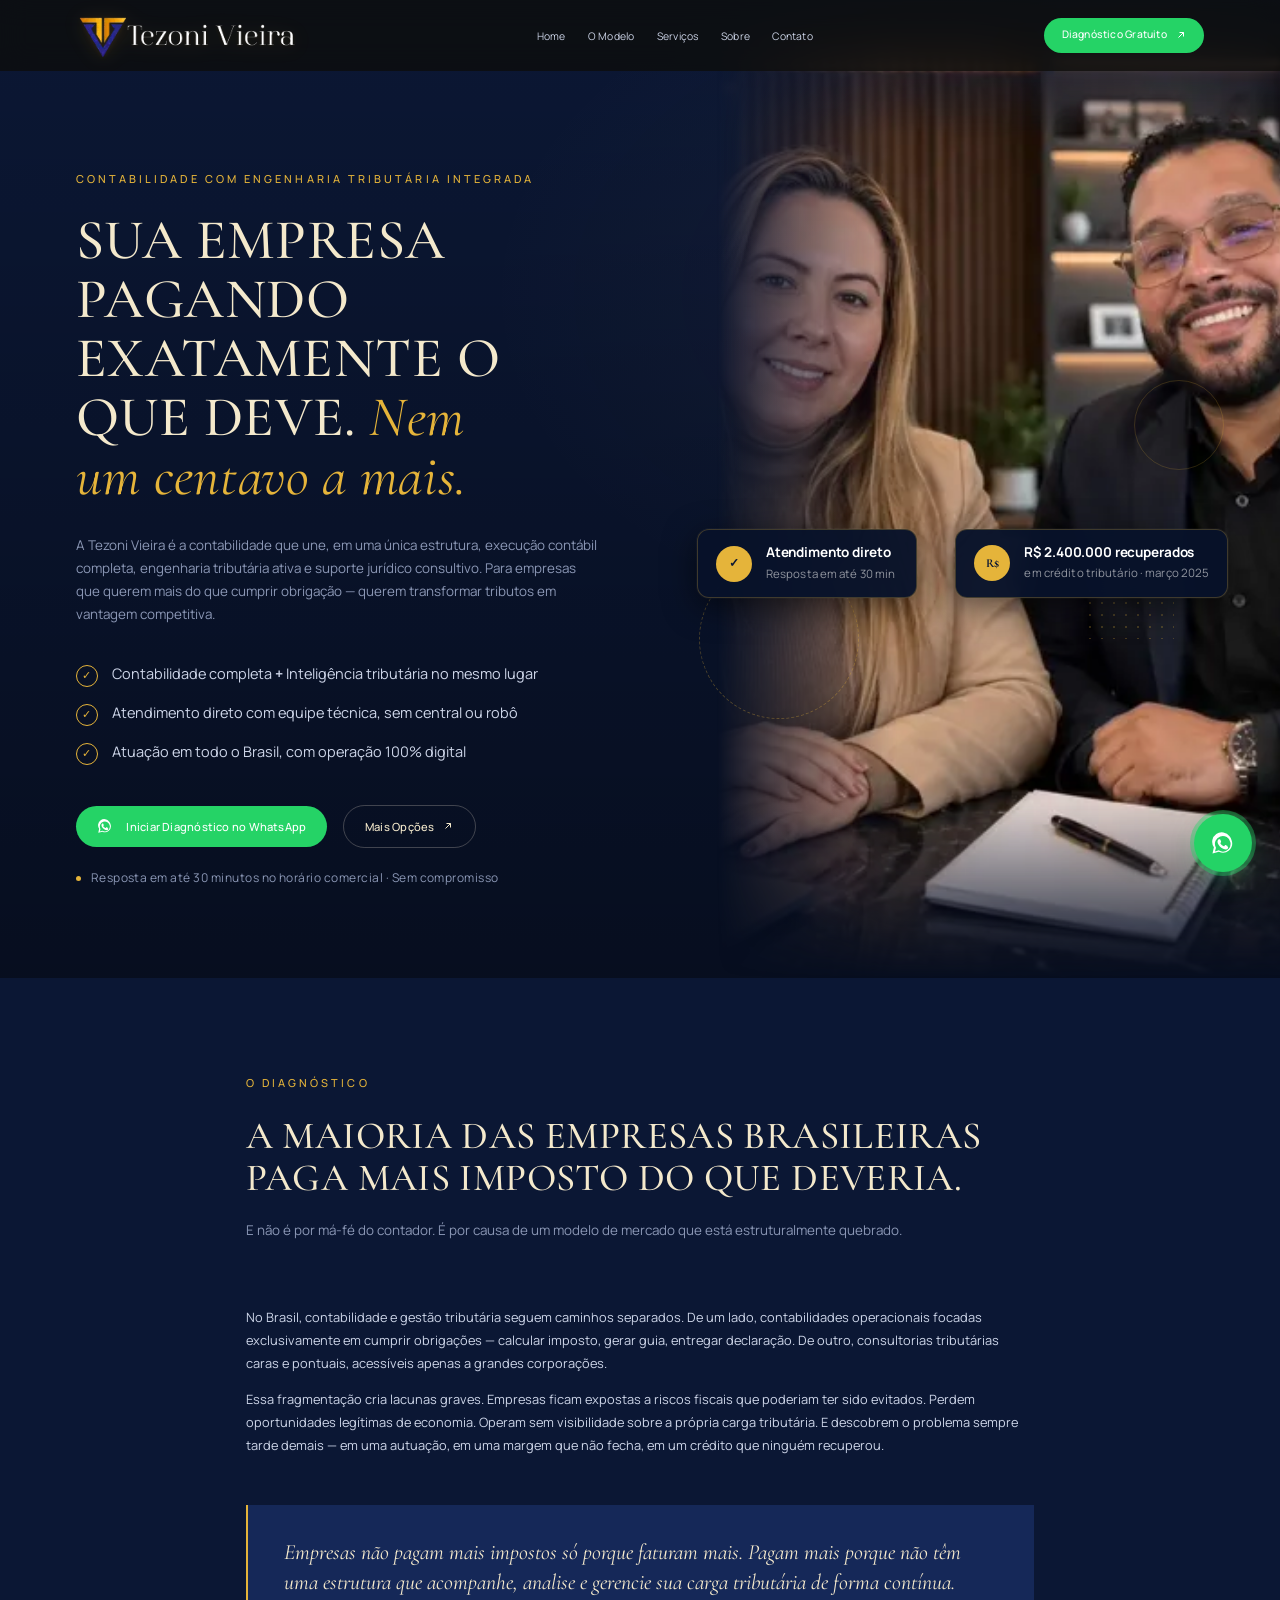
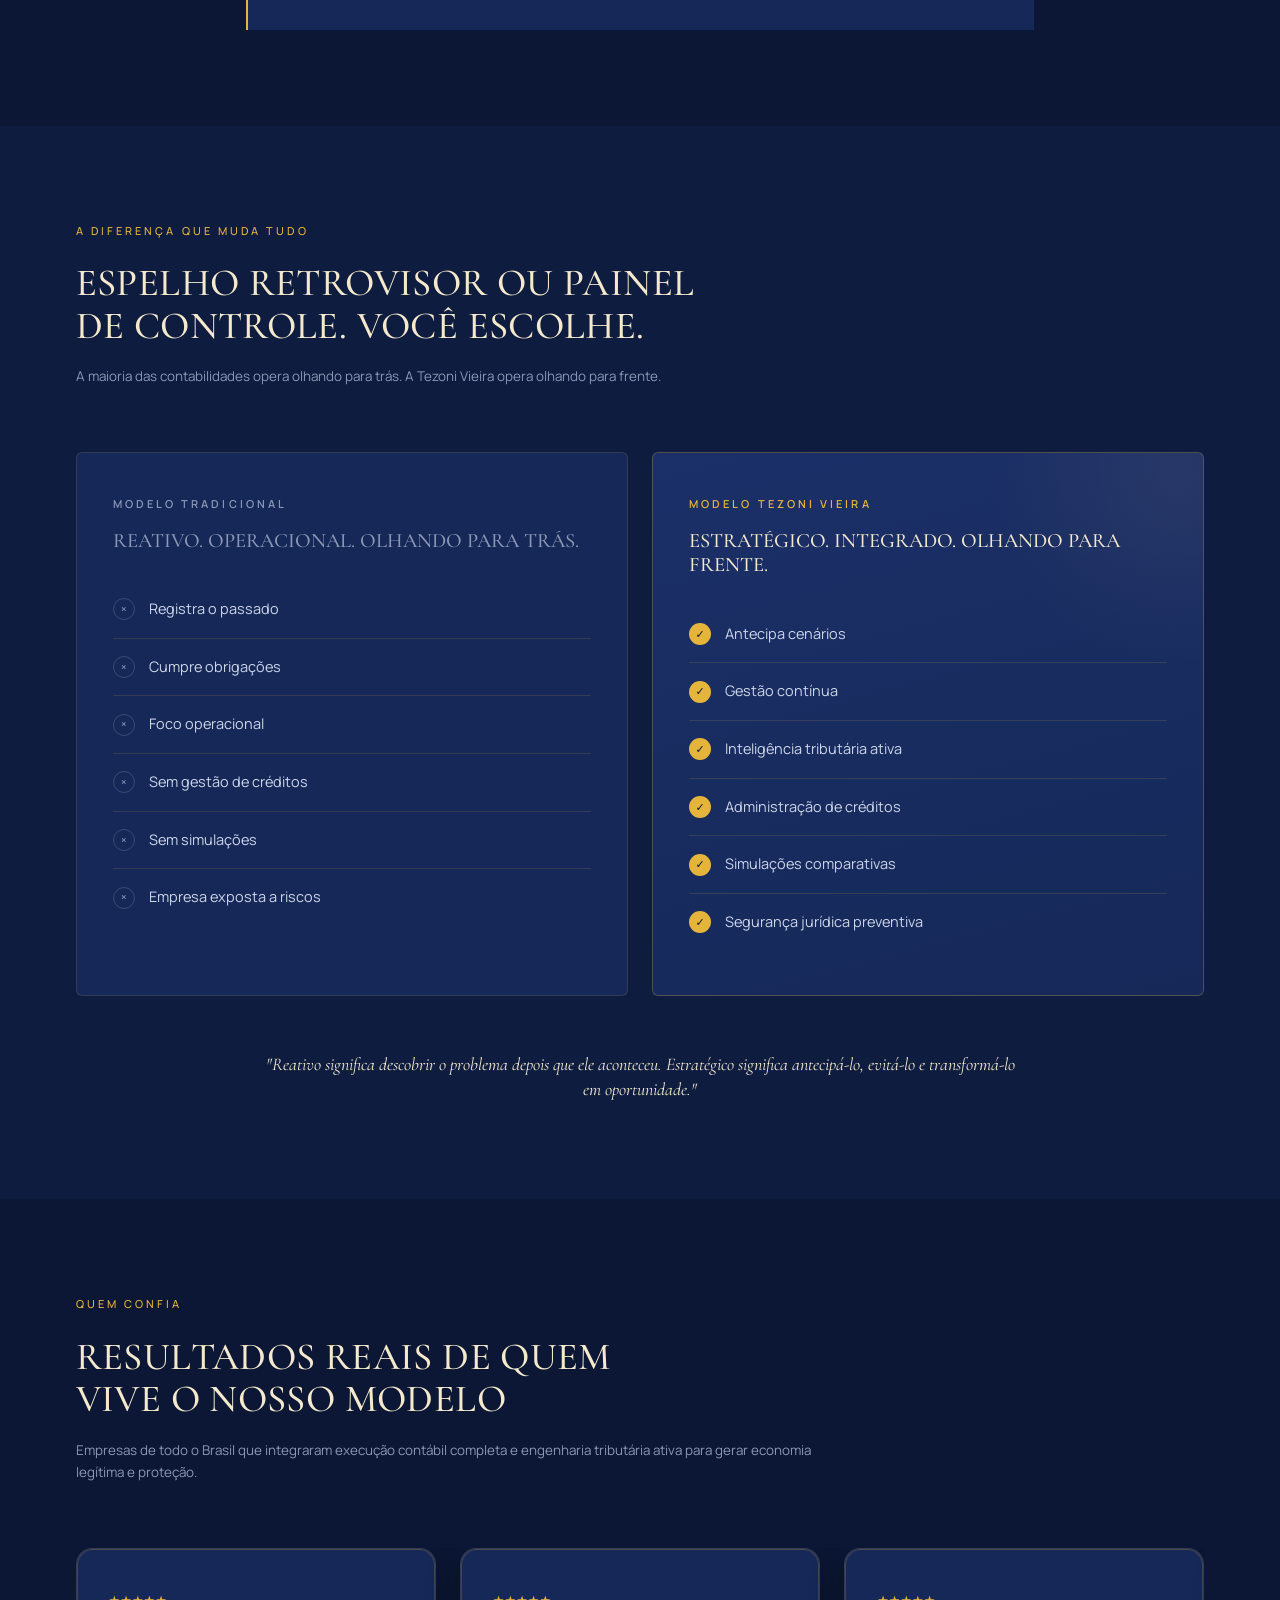
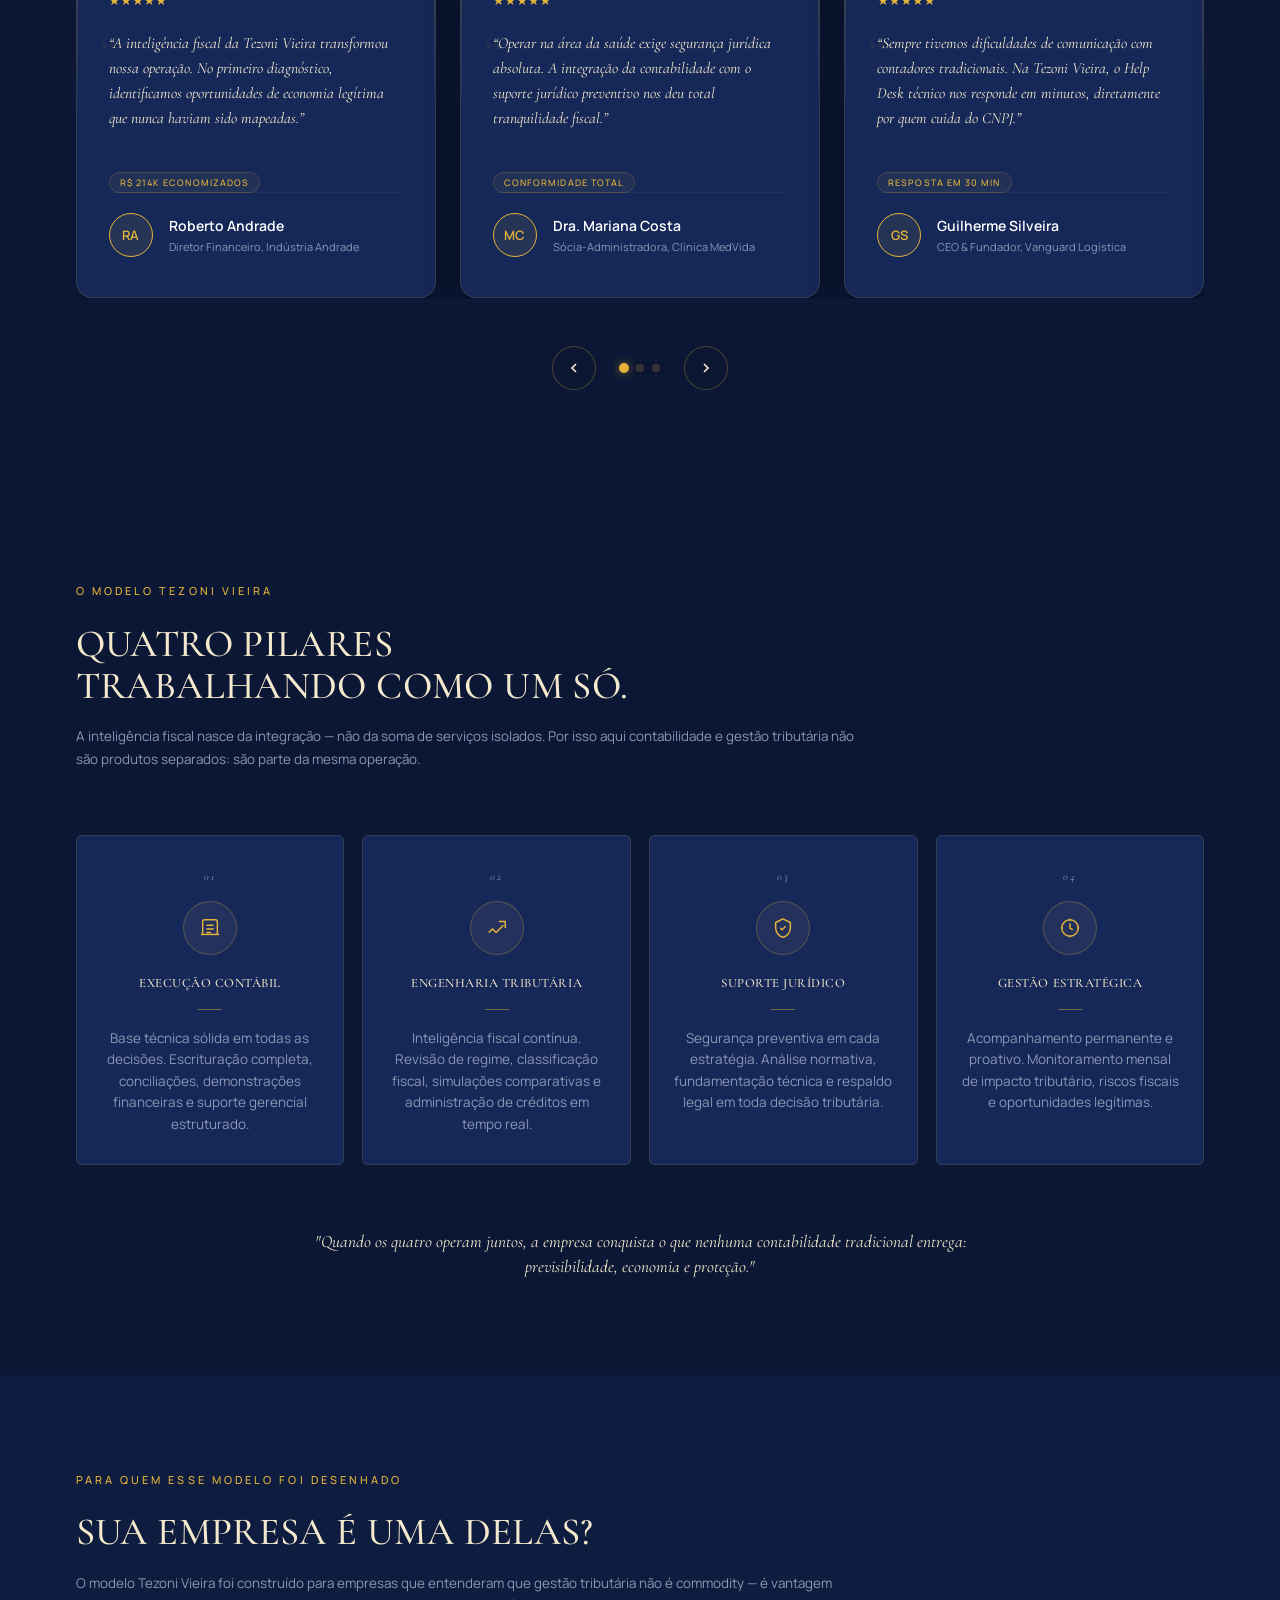
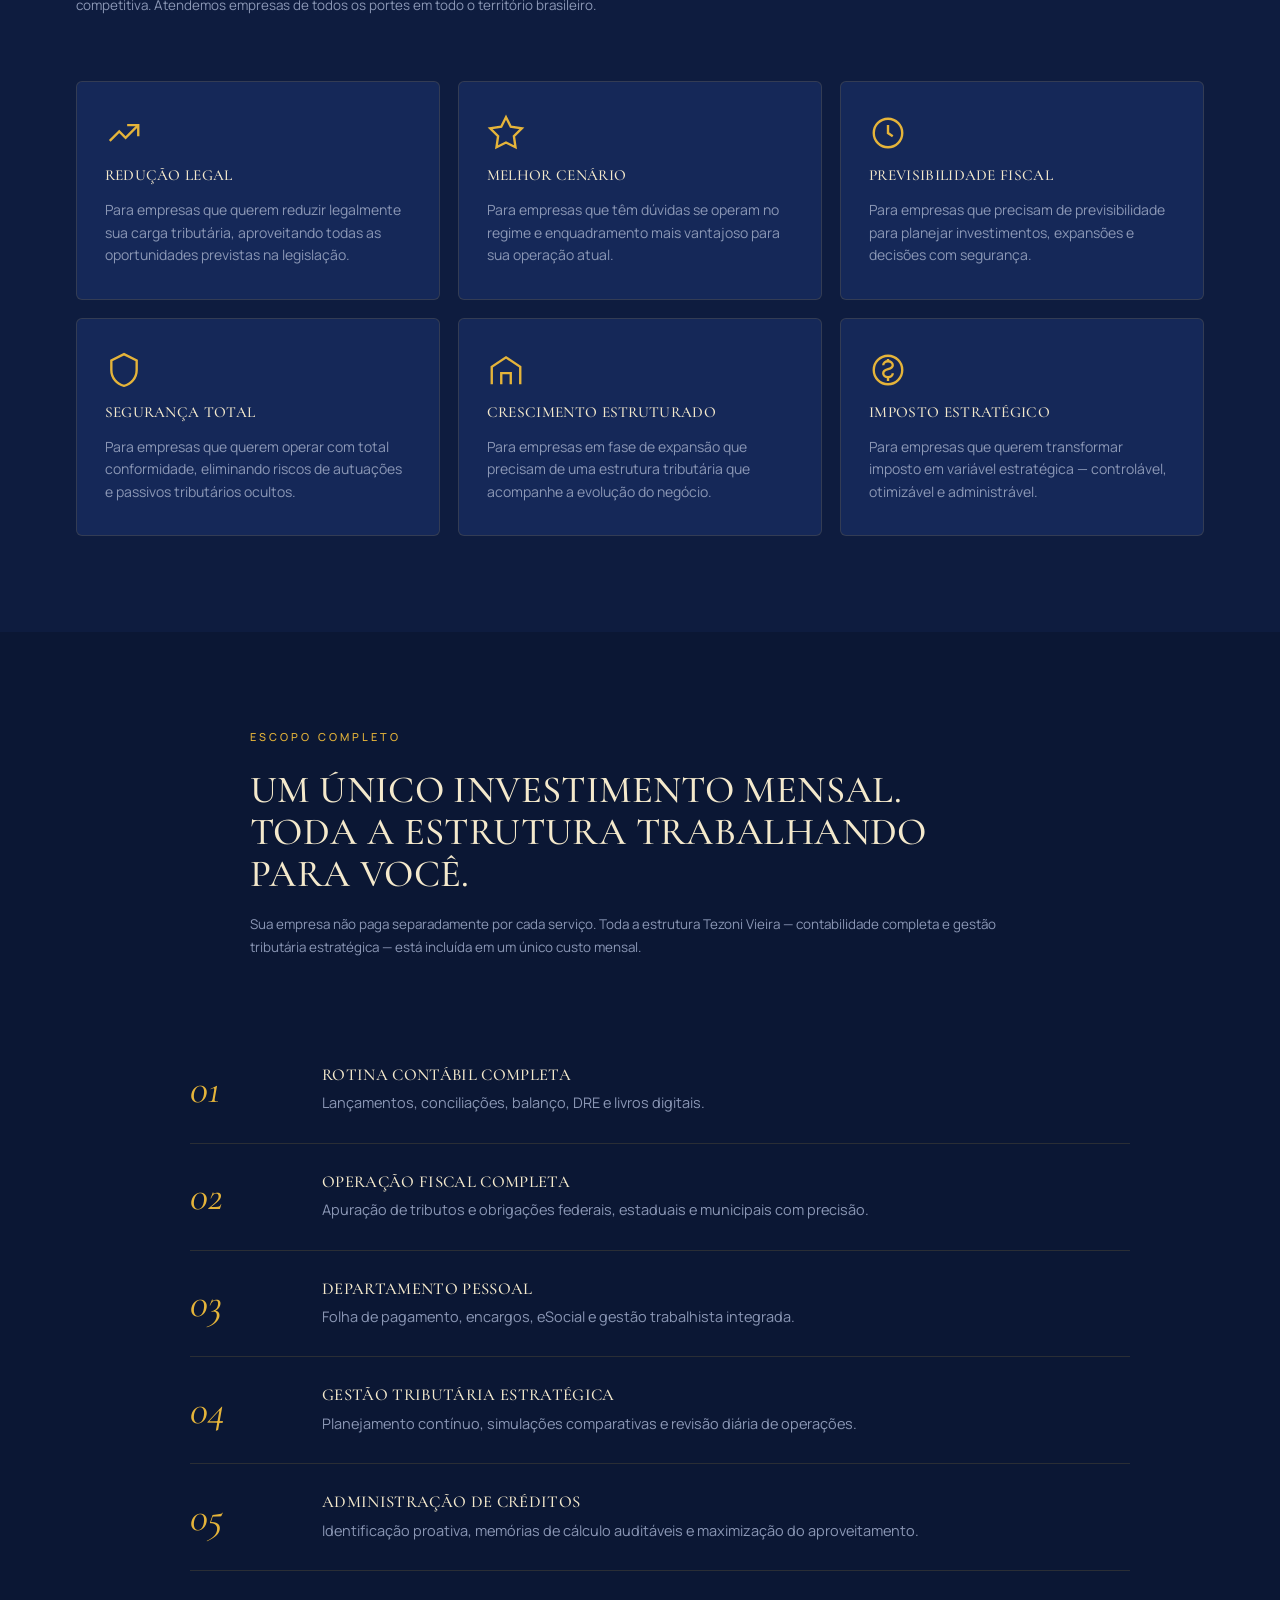
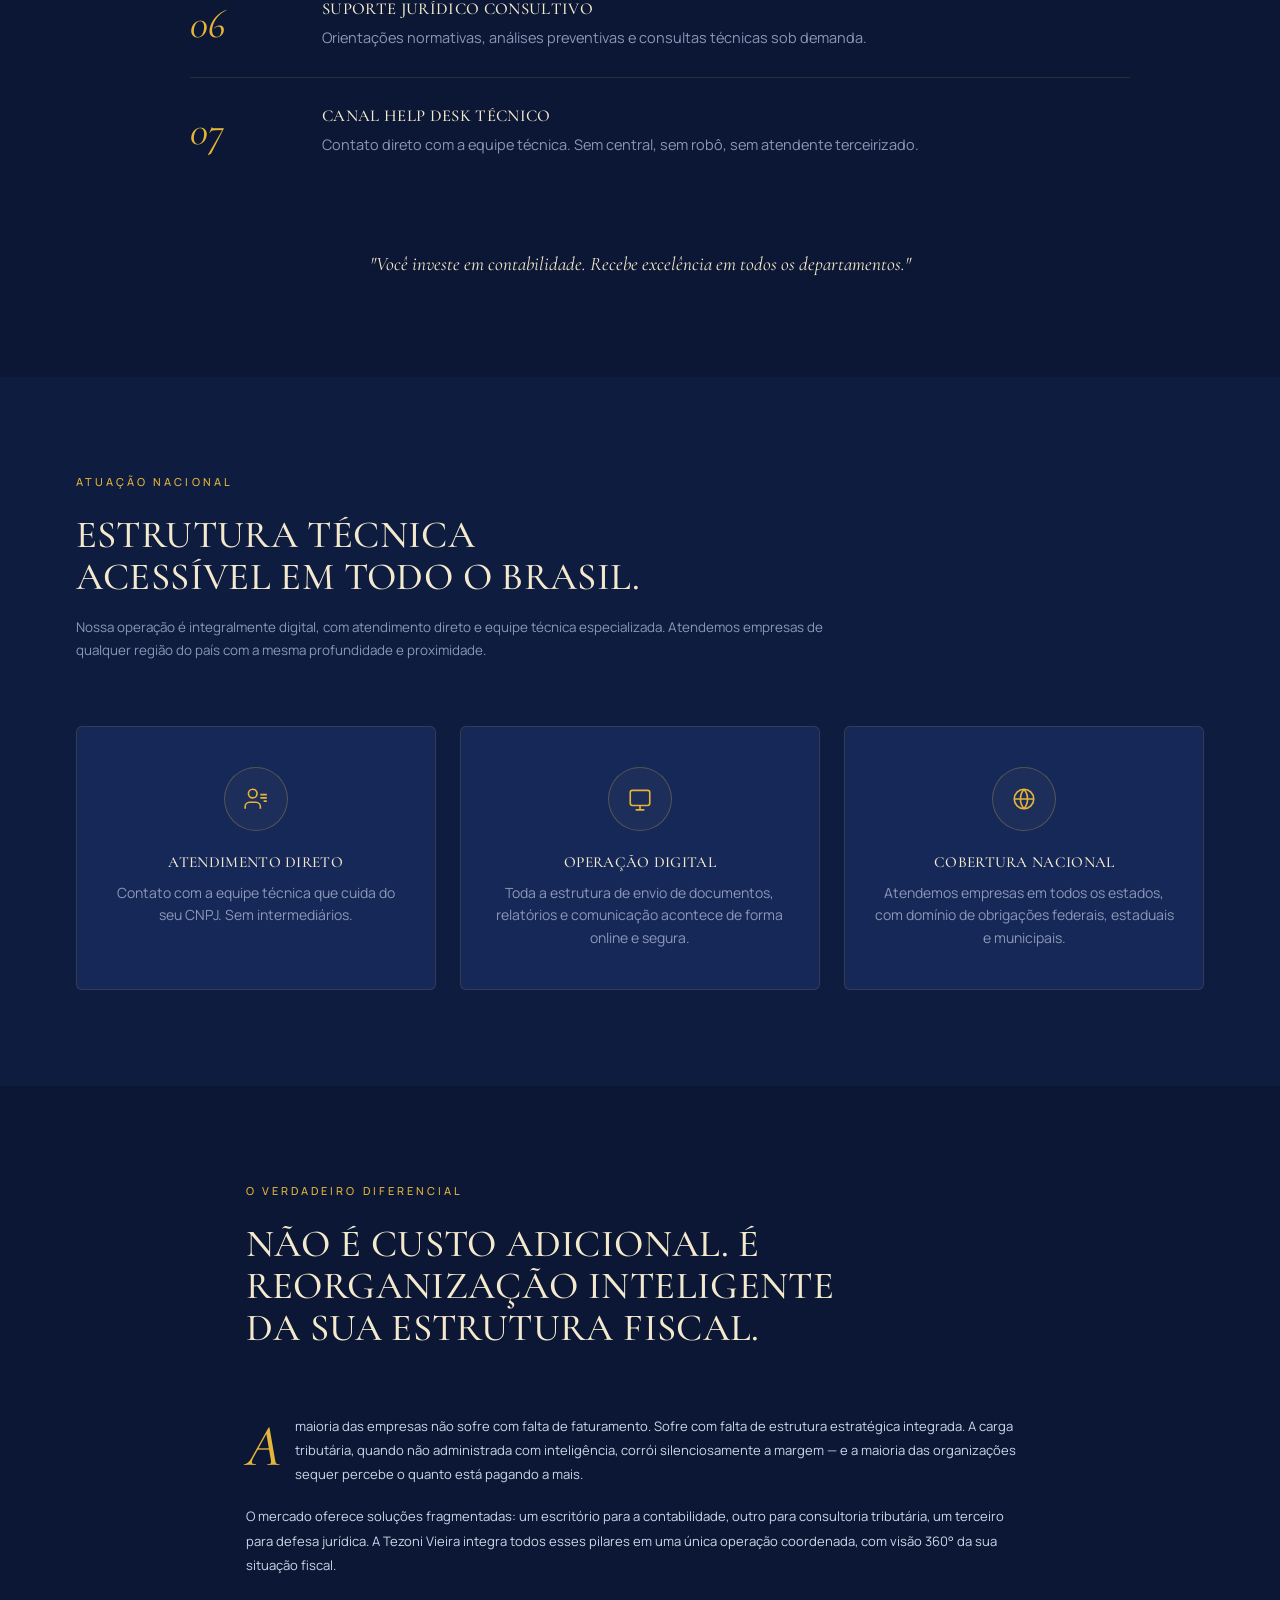
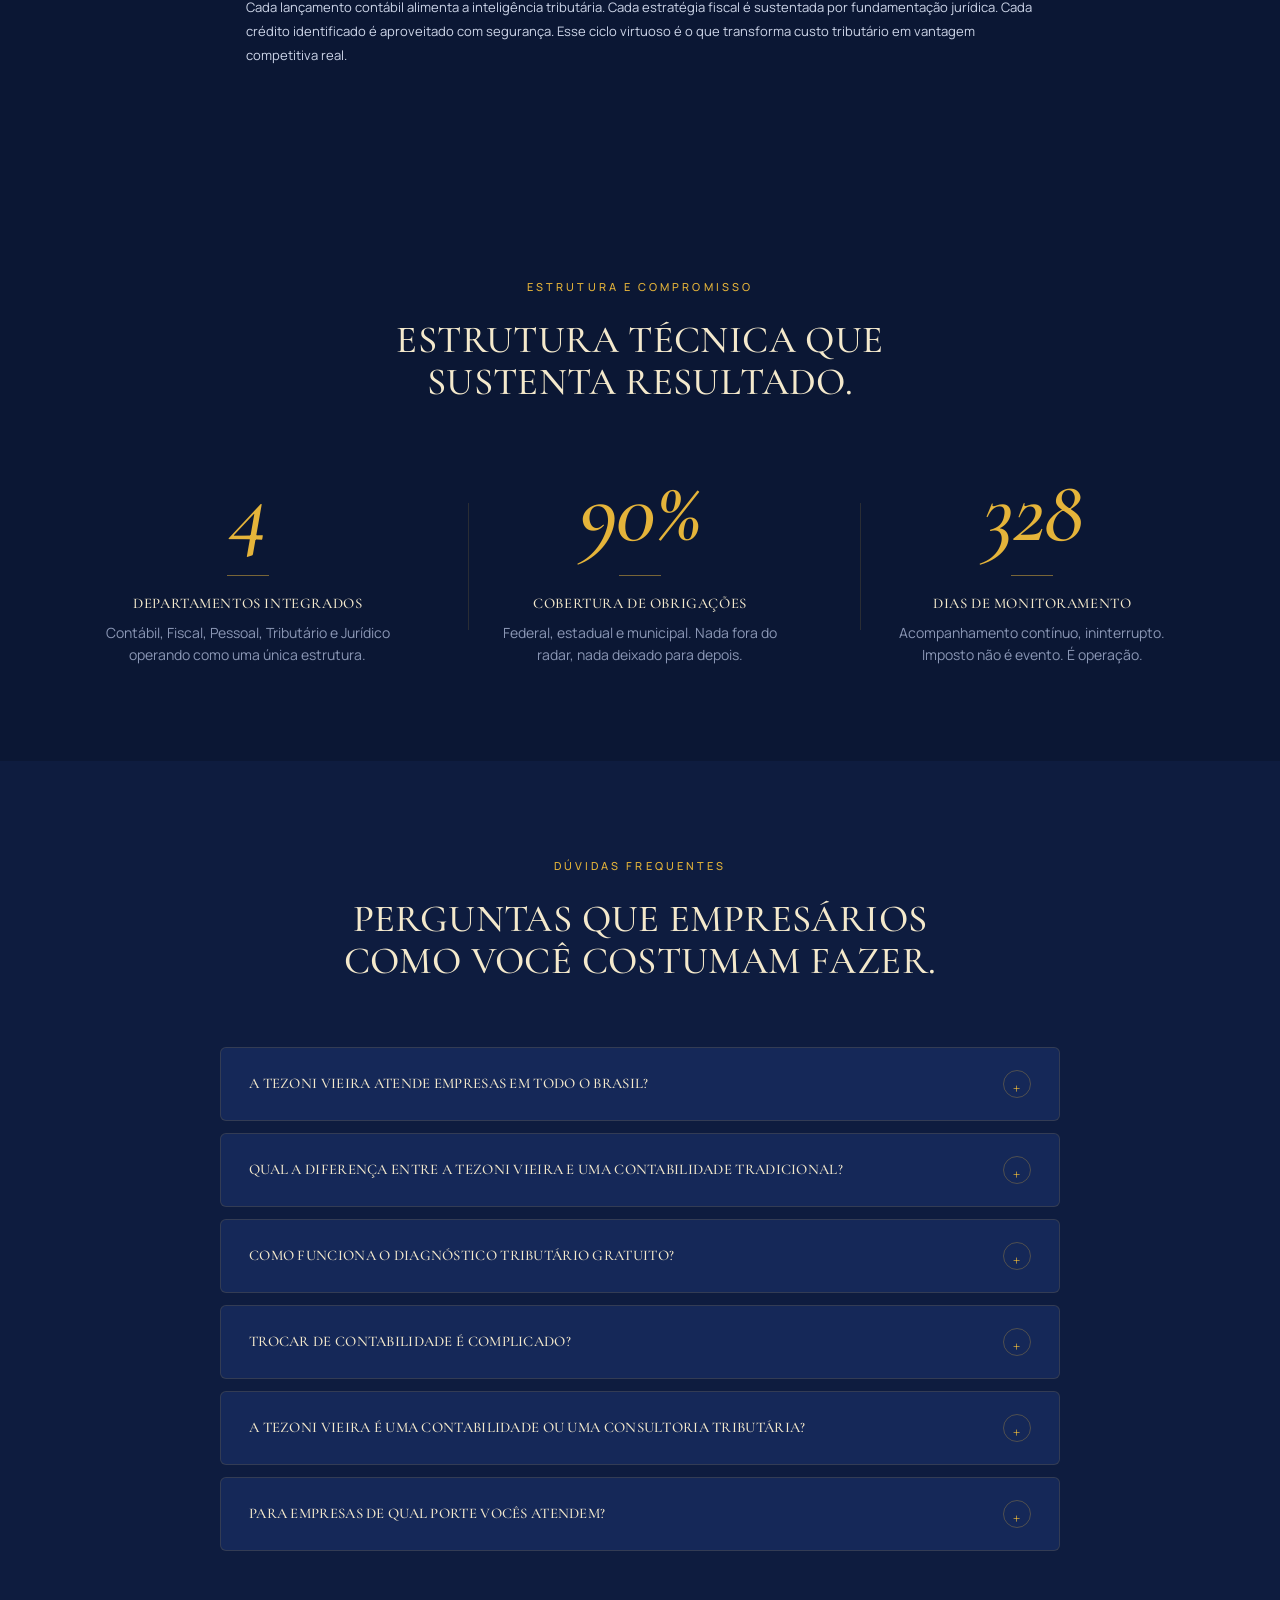
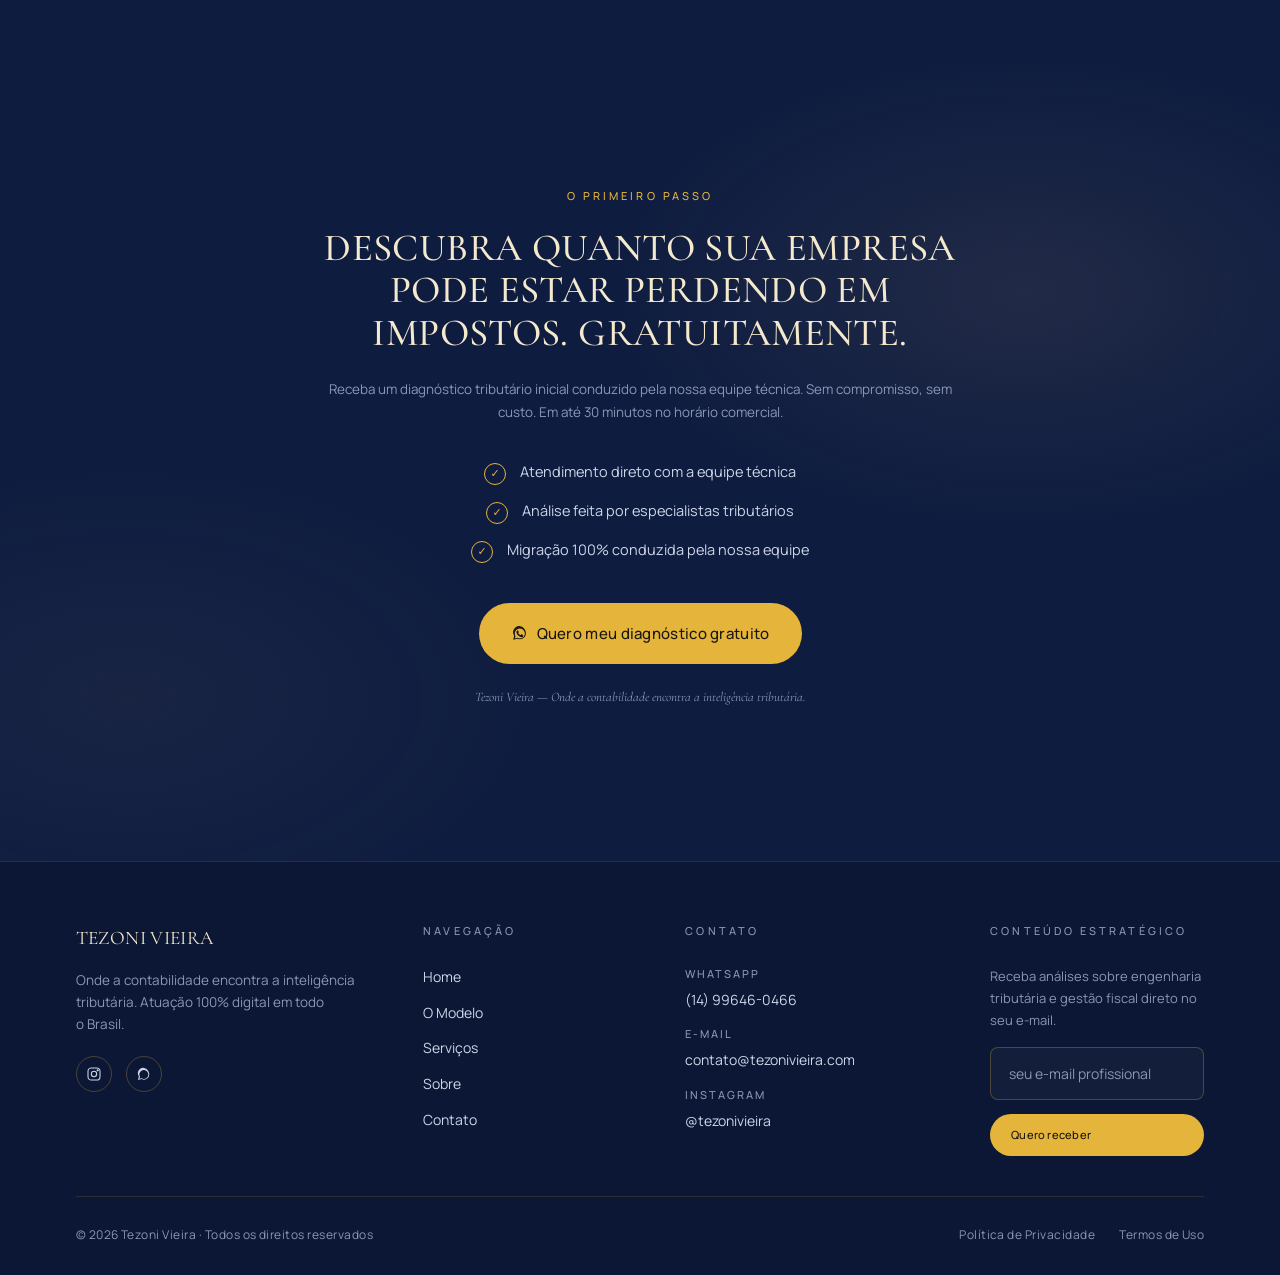
<file: index.html>
<!doctype html>
<html lang="pt-BR">
<head>
<!-- Google Tag Manager -->
<script>(function(w,d,s,l,i){w[l]=w[l]||[];w[l].push({'gtm.start':
new Date().getTime(),event:'gtm.js'});var f=d.getElementsByTagName(s)[0],
j=d.createElement(s),dl=l!='dataLayer'?'&l='+l:'';j.async=true;j.src=
'https://www.googletagmanager.com/gtm.js?id='+i+dl;f.parentNode.insertBefore(j,f);
})(window,document,'script','dataLayer','GTM-M9VPGPZN');</script>
<!-- End Google Tag Manager -->
<meta charset="utf-8">
<meta name="viewport" content="width=device-width,initial-scale=1">
<title>Tezoni Vieira | Contabilidade com Inteligência Tributária</title>
<meta name="description" content="Contabilidade integrada com engenharia tributária ativa. Atendemos todo o Brasil. Diagnóstico tributário gratuito em até 30 minutos.">
<link rel="preconnect" href="https://fonts.googleapis.com">
<link rel="preconnect" href="https://fonts.gstatic.com" crossorigin>
<link rel="stylesheet" href="styles.min.css">
<link href="https://fonts.googleapis.com/css2?family=Cormorant+Garamond:ital,wght@0,400;0,500;0,700;1,400&family=Manrope:wght@400;500;700&display=swap" rel="stylesheet">
</head>
<body>
<!-- Google Tag Manager (noscript) -->
<noscript><iframe src="https://www.googletagmanager.com/ns.html?id=GTM-M9VPGPZN"
height="0" width="0" style="display:none;visibility:hidden"></iframe></noscript>
<!-- End Google Tag Manager (noscript) -->

<!-- ============== HEADER ============== -->
<header class="site-header" id="siteHeader">
  <div class="container nav">
    <a class="brand brand-mark" href="index.html" aria-label="Tezoni Vieira">
      <img src="images/logo_premium.webp" alt="Tezoni Vieira" class="brand-logo brand-logo-premium" width="280" height="78">
    </a>
    <nav>
      <ul class="nav-links">
        <li><a href="#hero">Home</a></li>
        <li><a href="o-modelo.html">O Modelo</a></li>
        <li><a href="servicos.html">Serviços</a></li>
        <li><a href="sobre.html">Sobre</a></li>
        <li><a href="contato.html">Contato</a></li>
      </ul>
    </nav>
    <div class="nav-cta">
      <a class="btn btn-whatsapp" href="https://wa.me/5514996460466?text=Ol%C3%A1%2C%20vi%20seu%20site%20no%20Google.%20Gostaria%20de%20mais%20informa%C3%A7%C3%B5es." target="_blank" rel="noopener">
        <span>Diagnóstico Gratuito</span>
        <svg class="btn-arrow" width="12" height="12" viewBox="0 0 24 24" fill="none" stroke="currentColor" stroke-width="2"><path d="M7 17L17 7M9 7h8v8"/></svg>
      </a>
      <button class="menu-toggle" aria-label="Menu"><span></span></button>
    </div>
  </div>
</header>

<!-- ============== HERO ============== -->
<section class="hero" id="hero">
  <img class="photo" src="images/HERO.webp" alt="Equipe Tezoni Vieira" loading="eager" fetchpriority="high" decoding="async" width="721" height="541">
  <div class="container hero-grid">
    <div class="hero-copy reveal">
      <span class="eyebrow">Contabilidade com engenharia tributária integrada</span>
      <h1>Sua empresa pagando exatamente o que deve. <span class="accent">Nem um centavo a mais.</span></h1>
      <p class="lead">A Tezoni Vieira é a contabilidade que une, em uma única estrutura, execução contábil completa, engenharia tributária ativa e suporte jurídico consultivo. Para empresas que querem mais do que cumprir obrigação — querem transformar tributos em vantagem competitiva.</p>
      <ul class="hero-bullets">
        <li><span class="check">✓</span><span>Contabilidade completa <strong>+</strong> Inteligência tributária no mesmo lugar</span></li>
        <li><span class="check">✓</span><span>Atendimento direto com equipe técnica, sem central ou robô</span></li>
        <li><span class="check">✓</span><span>Atuação em todo o Brasil, com operação 100% digital</span></li>
      </ul>
      <div class="hero-cta">
        <a class="btn btn-whatsapp" href="https://wa.me/5514996460466?text=Ol%C3%A1%2C%20vi%20seu%20site%20no%20Google.%20Gostaria%20de%20mais%20informa%C3%A7%C3%B5es." target="_blank" rel="noopener" style="gap:10px">
          <svg width="18" height="18" viewBox="0 0 24 24" fill="currentColor" style="margin-right:2px"><path d="M17.6 6.3A8 8 0 0 0 4.2 15.6L3 21l5.5-1.4a8 8 0 0 0 11-9.6 8 8 0 0 0-1.9-3.7zM12 19.4a6.6 6.6 0 0 1-3.4-1l-.2-.1-3.3.9.9-3.2-.2-.3a6.7 6.7 0 1 1 6.2 3.7zm3.7-5c-.2-.1-1.2-.6-1.4-.7-.2-.1-.3-.1-.5.1-.1.2-.5.7-.7.9-.1.1-.3.1-.5 0-.2-.1-.9-.3-1.7-1-.6-.5-1-1.2-1.2-1.4-.1-.2 0-.3.1-.4l.3-.4c.1-.1.2-.2.2-.4 0-.1.1-.3 0-.4 0-.1-.5-1.2-.7-1.6-.1-.4-.3-.4-.5-.4h-.4c-.2 0-.4.1-.6.3-.2.2-.8.8-.8 2s.8 2.3.9 2.5c.1.2 1.6 2.4 3.9 3.4.5.2 1 .4 1.3.5.5.2 1 .1 1.4.1.4-.1 1.2-.5 1.4-1 .2-.5.2-.9.1-1l-.4-.2z"/></svg>
          <span>Iniciar Diagnóstico no WhatsApp</span>
        </a>
        <a class="btn btn-ghost" href="contato.html">
          <span>Mais Opções</span>
          <svg class="btn-arrow" width="12" height="12" viewBox="0 0 24 24" fill="none" stroke="currentColor" stroke-width="2"><path d="M7 17L17 7M9 7h8v8"/></svg>
        </a>
      </div>
      <div class="hero-micro">
        <span class="dot"></span>
        <span>Resposta em até 30 minutos no horário comercial · Sem compromisso</span>
      </div>
    </div>
    <div class="hero-visual reveal">
      <span class="deco-circle c1"></span>
      <span class="deco-circle c2"></span>
      <span class="deco-dots"></span>
      <div class="float-chip c-stat">
        <div class="ic">R$</div>
        <div>
          <strong>R$ 2.400.000 recuperados</strong>
          <span class="chip-sub">em crédito tributário · março 2025</span>
        </div>
      </div>
      <div class="float-chip c-trust">
        <div class="ic">✓</div>
        <div>
          <strong>Atendimento direto</strong>
          <span class="chip-sub">Resposta em até 30 min</span>
        </div>
      </div>
    </div>
  </div>
</section>

<!-- ============== SECTION 2 — DIAGNÓSTICO ============== -->
<section class="section">
  <div class="narrow diag-body reveal">
    <header class="section-head">
      <span class="eyebrow">O Diagnóstico</span>
      <h2>A maioria das empresas brasileiras paga mais imposto do que deveria.</h2>
      <p class="lead">E não é por má-fé do contador. É por causa de um modelo de mercado que está estruturalmente quebrado.</p>
    </header>

    <p>No Brasil, contabilidade e gestão tributária seguem caminhos separados. De um lado, contabilidades operacionais focadas exclusivamente em cumprir obrigações — calcular imposto, gerar guia, entregar declaração. De outro, consultorias tributárias caras e pontuais, acessíveis apenas a grandes corporações.</p>

    <p>Essa fragmentação cria lacunas graves. Empresas ficam expostas a riscos fiscais que poderiam ter sido evitados. Perdem oportunidades legítimas de economia. Operam sem visibilidade sobre a própria carga tributária. E descobrem o problema sempre tarde demais — em uma autuação, em uma margem que não fecha, em um crédito que ninguém recuperou.</p>

    <blockquote class="pull-quote">
      Empresas não pagam mais impostos só porque faturam mais. Pagam mais porque não têm uma estrutura que acompanhe, analise e gerencie sua carga tributária de forma contínua.
    </blockquote>
  </div>
</section>

<!-- ============== SECTION 3 — COMPARATIVO ============== -->
<section class="section section--alt">
  <div class="container">
    <header class="section-head reveal">
      <span class="eyebrow">A diferença que muda tudo</span>
      <h2>Espelho retrovisor ou painel de controle. Você escolhe.</h2>
      <p class="lead">A maioria das contabilidades opera olhando para trás. A Tezoni Vieira opera olhando para frente.</p>
    </header>

    <div class="compare reveal">
      <div class="compare-col trad">
        <h3>Modelo Tradicional</h3>
        <div class="title">Reativo. Operacional. Olhando para trás.</div>
        <ul class="compare-list">
          <li><span class="icon">×</span><span>Registra o passado</span></li>
          <li><span class="icon">×</span><span>Cumpre obrigações</span></li>
          <li><span class="icon">×</span><span>Foco operacional</span></li>
          <li><span class="icon">×</span><span>Sem gestão de créditos</span></li>
          <li><span class="icon">×</span><span>Sem simulações</span></li>
          <li><span class="icon">×</span><span>Empresa exposta a riscos</span></li>
        </ul>
      </div>
      <div class="compare-col tezo">
        <h3>Modelo Tezoni Vieira</h3>
        <div class="title">Estratégico. Integrado. Olhando para frente.</div>
        <ul class="compare-list">
          <li><span class="icon">✓</span><span>Antecipa cenários</span></li>
          <li><span class="icon">✓</span><span>Gestão contínua</span></li>
          <li><span class="icon">✓</span><span>Inteligência tributária ativa</span></li>
          <li><span class="icon">✓</span><span>Administração de créditos</span></li>
          <li><span class="icon">✓</span><span>Simulações comparativas</span></li>
          <li><span class="icon">✓</span><span>Segurança jurídica preventiva</span></li>
        </ul>
      </div>
    </div>

    <p class="compare-close reveal">"Reativo significa descobrir o problema depois que ele aconteceu. Estratégico significa antecipá-lo, evitá-lo e transformá-lo em oportunidade."</p>
  </div>
</section>

<!-- ============== SECTION 3.5 — PROVA SOCIAL ============== -->
<section class="section">
  <div class="container">
    <header class="section-head reveal">
      <span class="eyebrow">Quem confia</span>
      <h2>Resultados reais de quem vive o nosso modelo</h2>
      <p class="lead">Empresas de todo o Brasil que integraram execução contábil completa e engenharia tributária ativa para gerar economia legítima e proteção.</p>
    </header>

    <div class="sp-slider-wrap reveal">
      <div class="sp-slider-track" id="spTrack">
        
        <!-- Card 01 -->
        <div class="sp-card">
          <div>
            <div class="sp-stars">★★★★★</div>
            <p class="sp-quote">“A inteligência fiscal da Tezoni Vieira transformou nossa operação. No primeiro diagnóstico, identificamos oportunidades de economia legítima que nunca haviam sido mapeadas.”</p>
          </div>
          <div>
            <span class="sp-tag">R$ 214k economizados</span>
            <div class="sp-profile">
              <div class="sp-avatar">RA</div>
              <div class="sp-info">
                <span class="sp-name">Roberto Andrade</span>
                <span class="sp-meta">Diretor Financeiro, Indústria Andrade</span>
              </div>
            </div>
          </div>
        </div>

        <!-- Card 02 -->
        <div class="sp-card">
          <div>
            <div class="sp-stars">★★★★★</div>
            <p class="sp-quote">“Operar na área da saúde exige segurança jurídica absoluta. A integração da contabilidade com o suporte jurídico preventivo nos deu total tranquilidade fiscal.”</p>
          </div>
          <div>
            <span class="sp-tag">Conformidade Total</span>
            <div class="sp-profile">
              <div class="sp-avatar">MC</div>
              <div class="sp-info">
                <span class="sp-name">Dra. Mariana Costa</span>
                <span class="sp-meta">Sócia-Administradora, Clínica MedVida</span>
              </div>
            </div>
          </div>
        </div>

        <!-- Card 03 -->
        <div class="sp-card">
          <div>
            <div class="sp-stars">★★★★★</div>
            <p class="sp-quote">“Sempre tivemos dificuldades de comunicação com contadores tradicionais. Na Tezoni Vieira, o Help Desk técnico nos responde em minutos, diretamente por quem cuida do CNPJ.”</p>
          </div>
          <div>
            <span class="sp-tag">Resposta em 30 min</span>
            <div class="sp-profile">
              <div class="sp-avatar">GS</div>
              <div class="sp-info">
                <span class="sp-name">Guilherme Silveira</span>
                <span class="sp-meta">CEO & Fundador, Vanguard Logística</span>
              </div>
            </div>
          </div>
        </div>

        <!-- Card 04 -->
        <div class="sp-card">
          <div>
            <div class="sp-stars">★★★★★</div>
            <p class="sp-quote">“A transição do regime tributário foi conduzida com maestria. A simulação comparativa desenhada por eles nos salvou de um custo fiscal gigantesco no último ano.”</p>
          </div>
          <div>
            <span class="sp-tag">Enquadramento Ideal</span>
            <div class="sp-profile">
              <div class="sp-avatar">JR</div>
              <div class="sp-info">
                <span class="sp-name">José Ramos</span>
                <span class="sp-meta">Diretor, AgroForte Cereais</span>
              </div>
            </div>
          </div>
        </div>

        <!-- Card 05 -->
        <div class="sp-card">
          <div>
            <div class="sp-stars">★★★★★</div>
            <p class="sp-quote">“Recomendo de olhos fechados. Uma estrutura que alia execução perfeita, auditoria digital de créditos e segurança fiscal de ponta a ponta.”</p>
          </div>
          <div>
            <span class="sp-tag">Créditos Recuperados</span>
            <div class="sp-profile">
              <div class="sp-avatar">CM</div>
              <div class="sp-info">
                <span class="sp-name">Carolina Mendes</span>
                <span class="sp-meta">CFO, TechGlobal SaaS</span>
              </div>
            </div>
          </div>
        </div>

      </div>
    </div>

    <!-- Controles -->
    <div class="sp-controls reveal">
      <div class="sp-arrow" id="spPrev">
        <svg viewBox="0 0 24 24" fill="none" stroke="currentColor" stroke-width="2.5"><polyline points="15 18 9 12 15 6"/></svg>
      </div>
      <div class="sp-dots" id="spDots"></div>
      <div class="sp-arrow" id="spNext">
        <svg viewBox="0 0 24 24" fill="none" stroke="currentColor" stroke-width="2.5"><polyline points="9 18 15 12 9 6"/></svg>
      </div>
    </div>

  </div>
</section>

<!-- ============== SECTION 4 — 4 PILARES ============== -->
<section class="section" id="modelo">
  <div class="container">
    <header class="section-head reveal">
      <span class="eyebrow">O modelo Tezoni Vieira</span>
      <h2>Quatro pilares trabalhando como um só.</h2>
      <p class="lead">A inteligência fiscal nasce da integração — não da soma de serviços isolados. Por isso aqui contabilidade e gestão tributária não são produtos separados: são parte da mesma operação.</p>
    </header>

    <div class="pillars reveal-stagger">
      <article class="pillar">
        <span class="pillar-num">01</span>
        <div class="pillar-icon">
          <svg viewBox="0 0 24 24" fill="none" stroke="currentColor" stroke-width="1.6"><path d="M4 19V5a2 2 0 0 1 2-2h12a2 2 0 0 1 2 2v14"/><path d="M2 19h20"/><path d="M8 9h8M8 13h8M8 17h5"/></svg>
        </div>
        <h3>Execução Contábil</h3>
        <div class="pillar-divider"></div>
        <p>Base técnica sólida em todas as decisões. Escrituração completa, conciliações, demonstrações financeiras e suporte gerencial estruturado.</p>
      </article>

      <article class="pillar">
        <span class="pillar-num">02</span>
        <div class="pillar-icon">
          <svg viewBox="0 0 24 24" fill="none" stroke="currentColor" stroke-width="1.6"><path d="M3 17l4-4 4 4 8-8"/><path d="M14 5h7v7"/></svg>
        </div>
        <h3>Engenharia Tributária</h3>
        <div class="pillar-divider"></div>
        <p>Inteligência fiscal contínua. Revisão de regime, classificação fiscal, simulações comparativas e administração de créditos em tempo real.</p>
      </article>

      <article class="pillar">
        <span class="pillar-num">03</span>
        <div class="pillar-icon">
          <svg viewBox="0 0 24 24" fill="none" stroke="currentColor" stroke-width="1.6"><path d="M12 2l8 4v6c0 5-3.5 9-8 10-4.5-1-8-5-8-10V6l8-4z"/><path d="M9 12l2 2 4-4"/></svg>
        </div>
        <h3>Suporte Jurídico</h3>
        <div class="pillar-divider"></div>
        <p>Segurança preventiva em cada estratégia. Análise normativa, fundamentação técnica e respaldo legal em toda decisão tributária.</p>
      </article>

      <article class="pillar">
        <span class="pillar-num">04</span>
        <div class="pillar-icon">
          <svg viewBox="0 0 24 24" fill="none" stroke="currentColor" stroke-width="1.6"><circle cx="12" cy="12" r="9"/><path d="M12 7v5l3 2"/><path d="M2 12h2M20 12h2M12 2v2M12 20v2"/></svg>
        </div>
        <h3>Gestão Estratégica</h3>
        <div class="pillar-divider"></div>
        <p>Acompanhamento permanente e proativo. Monitoramento mensal de impacto tributário, riscos fiscais e oportunidades legítimas.</p>
      </article>
    </div>

    <p class="pillars-close reveal">"Quando os quatro operam juntos, a empresa conquista o que nenhuma contabilidade tradicional entrega: previsibilidade, economia e proteção."</p>
  </div>
</section>

<!-- ============== SECTION 5 — PARA QUEM ============== -->
<section class="section section--alt">
  <div class="container">
    <header class="section-head reveal">
      <span class="eyebrow">Para quem esse modelo foi desenhado</span>
      <h2>Sua empresa é uma delas?</h2>
      <p class="lead">O modelo Tezoni Vieira foi construído para empresas que entenderam que gestão tributária não é commodity — é vantagem competitiva. Atendemos empresas de todos os portes em todo o território brasileiro.</p>
    </header>

    <div class="audience reveal-stagger">
      <article class="aud-card">
        <svg class="aud-icon" viewBox="0 0 24 24" fill="none" stroke="currentColor" stroke-width="1.5"><path d="M3 17l6-6 4 4 8-8"/><path d="M14 7h7v7"/></svg>
        <h3>Redução Legal</h3>
        <p>Para empresas que querem reduzir legalmente sua carga tributária, aproveitando todas as oportunidades previstas na legislação.</p>
      </article>
      <article class="aud-card">
        <svg class="aud-icon" viewBox="0 0 24 24" fill="none" stroke="currentColor" stroke-width="1.5"><path d="M12 2l3 6 7 1-5 5 1 7-6-3-6 3 1-7-5-5 7-1z"/></svg>
        <h3>Melhor Cenário</h3>
        <p>Para empresas que têm dúvidas se operam no regime e enquadramento mais vantajoso para sua operação atual.</p>
      </article>
      <article class="aud-card">
        <svg class="aud-icon" viewBox="0 0 24 24" fill="none" stroke="currentColor" stroke-width="1.5"><circle cx="12" cy="12" r="9"/><path d="M12 7v5l3 2"/></svg>
        <h3>Previsibilidade Fiscal</h3>
        <p>Para empresas que precisam de previsibilidade para planejar investimentos, expansões e decisões com segurança.</p>
      </article>
      <article class="aud-card">
        <svg class="aud-icon" viewBox="0 0 24 24" fill="none" stroke="currentColor" stroke-width="1.5"><path d="M12 2l8 4v6c0 5-3.5 9-8 10-4.5-1-8-5-8-10V6l8-4z"/></svg>
        <h3>Segurança Total</h3>
        <p>Para empresas que querem operar com total conformidade, eliminando riscos de autuações e passivos tributários ocultos.</p>
      </article>
      <article class="aud-card">
        <svg class="aud-icon" viewBox="0 0 24 24" fill="none" stroke="currentColor" stroke-width="1.5"><path d="M3 21V10l9-6 9 6v11"/><path d="M9 21v-7h6v7"/></svg>
        <h3>Crescimento Estruturado</h3>
        <p>Para empresas em fase de expansão que precisam de uma estrutura tributária que acompanhe a evolução do negócio.</p>
      </article>
      <article class="aud-card">
        <svg class="aud-icon" viewBox="0 0 24 24" fill="none" stroke="currentColor" stroke-width="1.5"><circle cx="12" cy="12" r="9"/><path d="M9 9c0-1.5 1.3-2.5 3-2.5s3 1 3 2.5-1.3 2-3 2.5-3 1-3 2.5 1.3 2.5 3 2.5 3-1 3-2.5"/><path d="M12 5v2M12 17v2"/></svg>
        <h3>Imposto Estratégico</h3>
        <p>Para empresas que querem transformar imposto em variável estratégica — controlável, otimizável e administrável.</p>
      </article>
    </div>
  </div>
</section>

<!-- ============== SECTION 6 — INCLUSO ============== -->
<section class="section" id="servicos">
  <div class="container">
    <header class="section-head reveal" style="margin-left:auto;margin-right:auto;text-align:center">
      <div style="display:inline-block;text-align:left">
        <span class="eyebrow">Escopo completo</span>
        <h2>Um único investimento mensal.<br>Toda a estrutura trabalhando para você.</h2>
        <p class="lead">Sua empresa não paga separadamente por cada serviço. Toda a estrutura Tezoni Vieira — contabilidade completa e gestão tributária estratégica — está incluída em um único custo mensal.</p>
      </div>
    </header>

    <ol class="included reveal">
      <li class="incl-item"><span class="incl-num">01</span><div class="incl-content"><h3>Rotina Contábil Completa</h3><p>Lançamentos, conciliações, balanço, DRE e livros digitais.</p></div></li>
      <li class="incl-item"><span class="incl-num">02</span><div class="incl-content"><h3>Operação Fiscal Completa</h3><p>Apuração de tributos e obrigações federais, estaduais e municipais com precisão.</p></div></li>
      <li class="incl-item"><span class="incl-num">03</span><div class="incl-content"><h3>Departamento Pessoal</h3><p>Folha de pagamento, encargos, eSocial e gestão trabalhista integrada.</p></div></li>
      <li class="incl-item"><span class="incl-num">04</span><div class="incl-content"><h3>Gestão Tributária Estratégica</h3><p>Planejamento contínuo, simulações comparativas e revisão diária de operações.</p></div></li>
      <li class="incl-item"><span class="incl-num">05</span><div class="incl-content"><h3>Administração de Créditos</h3><p>Identificação proativa, memórias de cálculo auditáveis e maximização do aproveitamento.</p></div></li>
      <li class="incl-item"><span class="incl-num">06</span><div class="incl-content"><h3>Suporte Jurídico Consultivo</h3><p>Orientações normativas, análises preventivas e consultas técnicas sob demanda.</p></div></li>
      <li class="incl-item"><span class="incl-num">07</span><div class="incl-content"><h3>Canal Help Desk Técnico</h3><p>Contato direto com a equipe técnica. Sem central, sem robô, sem atendente terceirizado.</p></div></li>
    </ol>

    <p class="incl-close reveal">"Você investe em contabilidade. Recebe excelência em todos os departamentos."</p>
  </div>
</section>

<!-- ============== SECTION 7 — NACIONAL ============== -->
<section class="section section--alt">
  <div class="container">
    <header class="section-head reveal">
      <span class="eyebrow">Atuação nacional</span>
      <h2>Estrutura técnica acessível em todo o Brasil.</h2>
      <p class="lead">Nossa operação é integralmente digital, com atendimento direto e equipe técnica especializada. Atendemos empresas de qualquer região do país com a mesma profundidade e proximidade.</p>
    </header>

    <div class="nacional reveal-stagger">
      <article class="nac-card">
        <div class="nac-icon">
          <svg viewBox="0 0 24 24" fill="none" stroke="currentColor" stroke-width="1.5"><path d="M16 21v-2a4 4 0 0 0-4-4H6a4 4 0 0 0-4 4v2"/><circle cx="9" cy="7" r="4"/><path d="M22 11h-6M22 8h-6M22 14h-3"/></svg>
        </div>
        <h3>Atendimento Direto</h3>
        <p>Contato com a equipe técnica que cuida do seu CNPJ. Sem intermediários.</p>
      </article>
      <article class="nac-card">
        <div class="nac-icon">
          <svg viewBox="0 0 24 24" fill="none" stroke="currentColor" stroke-width="1.5"><rect x="3" y="4" width="18" height="14" rx="2"/><path d="M8 22h8M12 18v4"/></svg>
        </div>
        <h3>Operação Digital</h3>
        <p>Toda a estrutura de envio de documentos, relatórios e comunicação acontece de forma online e segura.</p>
      </article>
      <article class="nac-card">
        <div class="nac-icon">
          <svg viewBox="0 0 24 24" fill="none" stroke="currentColor" stroke-width="1.5"><circle cx="12" cy="12" r="9"/><path d="M3 12h18M12 3a14 14 0 0 1 0 18M12 3a14 14 0 0 0 0 18"/></svg>
        </div>
        <h3>Cobertura Nacional</h3>
        <p>Atendemos empresas em todos os estados, com domínio de obrigações federais, estaduais e municipais.</p>
      </article>
    </div>
  </div>
</section>

<!-- ============== SECTION 8 — DIFERENCIAL ============== -->
<section class="section">
  <div class="narrow editorial reveal">
    <header class="section-head">
      <span class="eyebrow">O verdadeiro diferencial</span>
      <h2>Não é custo adicional. É reorganização inteligente da sua estrutura fiscal.</h2>
    </header>
    <p>A maioria das empresas não sofre com falta de faturamento. Sofre com falta de estrutura estratégica integrada. A carga tributária, quando não administrada com inteligência, corrói silenciosamente a margem — e a maioria das organizações sequer percebe o quanto está pagando a mais.</p>
    <p>O mercado oferece soluções fragmentadas: um escritório para a contabilidade, outro para consultoria tributária, um terceiro para defesa jurídica. A Tezoni Vieira integra todos esses pilares em uma única operação coordenada, com visão 360° da sua situação fiscal.</p>
    <p>Cada lançamento contábil alimenta a inteligência tributária. Cada estratégia fiscal é sustentada por fundamentação jurídica. Cada crédito identificado é aproveitado com segurança. Esse ciclo virtuoso é o que transforma custo tributário em vantagem competitiva real.</p>
  </div>
</section>

<!-- ============== SECTION 9 — NÚMEROS ============== -->
<section class="section">
  <div class="container">
    <header class="section-head reveal" style="margin-left:auto;margin-right:auto;text-align:center;max-width:680px">
      <span class="eyebrow">Estrutura e compromisso</span>
      <h2>Estrutura técnica que sustenta resultado.</h2>
    </header>

    <div class="numbers-grid reveal-stagger">
      <div class="num-block">
        <div class="num-big" data-count="5">0</div>
        <div class="num-divider"></div>
        <h3>Departamentos integrados</h3>
        <p>Contábil, Fiscal, Pessoal, Tributário e Jurídico operando como uma única estrutura.</p>
      </div>
      <div class="num-block">
        <div class="num-big" data-count="100" data-suffix="%">0</div>
        <div class="num-divider"></div>
        <h3>Cobertura de obrigações</h3>
        <p>Federal, estadual e municipal. Nada fora do radar, nada deixado para depois.</p>
      </div>
      <div class="num-block">
        <div class="num-big" data-count="365">0</div>
        <div class="num-divider"></div>
        <h3>Dias de monitoramento</h3>
        <p>Acompanhamento contínuo, ininterrupto. Imposto não é evento. É operação.</p>
      </div>
    </div>
  </div>
</section>

<!-- ============== SECTION 10 — FAQ ============== -->
<section class="section section--alt" id="faq">
  <div class="container">
    <header class="section-head reveal" style="margin-left:auto;margin-right:auto;text-align:center;max-width:680px">
      <span class="eyebrow">Dúvidas frequentes</span>
      <h2>Perguntas que empresários como você costumam fazer.</h2>
    </header>

    <div class="faq reveal">
      <details class="faq-item">
        <summary class="faq-q">A Tezoni Vieira atende empresas em todo o Brasil?<span class="faq-icon">+</span></summary>
        <div class="faq-a">Sim. Nossa operação é integralmente digital e atendemos empresas em todos os estados, com domínio das obrigações federais, estaduais e municipais. Toda a comunicação, envio de documentos e relatórios acontece de forma online e segura.</div>
      </details>
      <details class="faq-item">
        <summary class="faq-q">Qual a diferença entre a Tezoni Vieira e uma contabilidade tradicional?<span class="faq-icon">+</span></summary>
        <div class="faq-a">A contabilidade tradicional cumpre o mínimo legal: calcula imposto, gera guia, entrega obrigação. A Tezoni Vieira faz isso com excelência e ainda inclui, no mesmo serviço, engenharia tributária ativa e suporte jurídico consultivo. Você não paga mais por isso — está tudo incluído no investimento mensal.</div>
      </details>
      <details class="faq-item">
        <summary class="faq-q">Como funciona o diagnóstico tributário gratuito?<span class="faq-icon">+</span></summary>
        <div class="faq-a">Nossa equipe técnica analisa o regime tributário atual, classificação fiscal e principais oportunidades de economia legítima da sua empresa. Tudo sem custo, sem compromisso, e com retorno em até 30 minutos no horário comercial.</div>
      </details>
      <details class="faq-item">
        <summary class="faq-q">Trocar de contabilidade é complicado?<span class="faq-icon">+</span></summary>
        <div class="faq-a">Não. A migração é 100% conduzida pela nossa equipe. Você não precisa fazer nada além de assinar e nos passar os acessos necessários. Sua empresa não para de operar um dia sequer.</div>
      </details>
      <details class="faq-item">
        <summary class="faq-q">A Tezoni Vieira é uma contabilidade ou uma consultoria tributária?<span class="faq-icon">+</span></summary>
        <div class="faq-a">As duas coisas. Esse é exatamente o nosso modelo: unir contabilidade técnica completa e engenharia tributária estratégica em uma única estrutura. Você não precisa contratar dois escritórios — recebe ambos no mesmo serviço.</div>
      </details>
      <details class="faq-item">
        <summary class="faq-q">Para empresas de qual porte vocês atendem?<span class="faq-icon">+</span></summary>
        <div class="faq-a">Atendemos empresas de todos os portes. Nossa estrutura foi desenhada para crescer junto com o cliente — desde empresas em consolidação até organizações em fase de expansão estruturada.</div>
      </details>
    </div>
  </div>
</section>

<!-- ============== SECTION 11 — CTA FINAL ============== -->
<section class="section cta-final" id="contato">
  <div class="narrow reveal">
    <span class="eyebrow">O primeiro passo</span>
    <h2>Descubra quanto sua empresa pode estar perdendo em impostos. Gratuitamente.</h2>
    <p class="lead">Receba um diagnóstico tributário inicial conduzido pela nossa equipe técnica. Sem compromisso, sem custo. Em até 30 minutos no horário comercial.</p>
    <ul class="hero-bullets">
      <li><span class="check">✓</span><span>Atendimento direto com a equipe técnica</span></li>
      <li><span class="check">✓</span><span>Análise feita por especialistas tributários</span></li>
      <li><span class="check">✓</span><span>Migração 100% conduzida pela nossa equipe</span></li>
    </ul>
    <a class="btn btn-tan" href="https://wa.me/5514996460466?text=Ol%C3%A1%2C%20vi%20seu%20site%20no%20Google.%20Gostaria%20de%20mais%20informa%C3%A7%C3%B5es." target="_blank" rel="noopener" style="font-size:15px;padding:18px 32px">
      <svg width="18" height="18" viewBox="0 0 24 24" fill="currentColor"><path d="M17.6 6.3A8 8 0 0 0 4.2 15.6L3 21l5.5-1.4a8 8 0 0 0 11-9.6 8 8 0 0 0-1.9-3.7zM12 19.4a6.6 6.6 0 0 1-3.4-1l-.2-.1-3.3.9.9-3.2-.2-.3a6.7 6.7 0 1 1 6.2 3.7zm3.7-5c-.2-.1-1.2-.6-1.4-.7-.2-.1-.3-.1-.5.1-.1.2-.5.7-.7.9-.1.1-.3.1-.5 0-.2-.1-.9-.3-1.7-1-.6-.5-1-1.2-1.2-1.4-.1-.2 0-.3.1-.4l.3-.4c.1-.1.2-.2.2-.4 0-.1.1-.3 0-.4 0-.1-.5-1.2-.7-1.6-.1-.4-.3-.4-.5-.4h-.4c-.2 0-.4.1-.6.3-.2.2-.8.8-.8 2s.8 2.3.9 2.5c.1.2 1.6 2.4 3.9 3.4.5.2 1 .4 1.3.5.5.2 1 .1 1.4.1.4-.1 1.2-.5 1.4-1 .2-.5.2-.9.1-1l-.4-.2z"/></svg>
      <span>Quero meu diagnóstico gratuito</span>
    </a>
    <p class="micro">Tezoni Vieira — Onde a contabilidade encontra a inteligência tributária.</p>
  </div>
</section>

<!-- ============== FOOTER ============== -->
<footer class="footer">
  <div class="container">
    <div class="footer-grid">
      <div class="footer-brand">
        <span class="name">Tezoni Vieira</span>
        <p>Onde a contabilidade encontra a inteligência tributária. Atuação 100% digital em todo o Brasil.</p>
        <div class="footer-social">
          <a href="https://instagram.com/tezonivieira" target="_blank" rel="noopener" aria-label="Instagram"><svg viewBox="0 0 24 24" fill="none" stroke="currentColor" stroke-width="1.6"><rect x="3" y="3" width="18" height="18" rx="5"/><circle cx="12" cy="12" r="4"/><circle cx="17.5" cy="6.5" r="0.8" fill="currentColor"/></svg></a>
          <a href="https://wa.me/5514996460466?text=Ol%C3%A1%2C%20vi%20seu%20site%20no%20Google.%20Gostaria%20de%20mais%20informa%C3%A7%C3%B5es." target="_blank" rel="noopener" aria-label="WhatsApp"><svg viewBox="0 0 24 24" fill="currentColor"><path d="M17.6 6.3A8 8 0 0 0 4.2 15.6L3 21l5.5-1.4a8 8 0 0 0 11-9.6 8 8 0 0 0-1.9-3.7zM12 19.4a6.6 6.6 0 0 1-3.4-1l-.2-.1-3.3.9.9-3.2-.2-.3a6.7 6.7 0 1 1 6.2 3.7z"/></svg></a>
        </div>
      </div>
      <div>
        <h4>Navegação</h4>
        <ul>
          <li><a href="index.html">Home</a></li>
          <li><a href="o-modelo.html">O Modelo</a></li>
          <li><a href="servicos.html">Serviços</a></li>
          <li><a href="sobre.html">Sobre</a></li>
          <li><a href="contato.html">Contato</a></li>
        </ul>
      </div>
      <div class="footer-contact">
        <h4>Contato</h4>
        <div><strong>WhatsApp</strong>(14) 99646-0466</div>
        <div><strong>E-mail</strong>contato@tezonivieira.com</div>
        <div><strong>Instagram</strong>@tezonivieira</div>
      </div>
      <div class="footer-form">
        <h4>Conteúdo estratégico</h4>
        <p style="font-size:13px;color:var(--text-soft);margin-bottom:16px">Receba análises sobre engenharia tributária e gestão fiscal direto no seu e-mail.</p>
        <form class="brasil-form" onsubmit="event.preventDefault();this.querySelector('button').textContent='Inscrito ✓'">
          <input type="email" placeholder="seu e-mail profissional" required>
          <button class="btn btn-tan" type="submit">Quero receber</button>
        </form>
      </div>
    </div>
    <div class="footer-bottom">
      <span>© 2026 Tezoni Vieira · Todos os direitos reservados</span>
      <div style="display:flex;gap:24px"><a href="#">Política de Privacidade</a><a href="#">Termos de Uso</a></div>
    </div>
  </div>
</footer>

<!-- ============== WHATSAPP FLOAT ============== -->
<a class="wa-float" href="https://wa.me/5514996460466?text=Ol%C3%A1%2C%20vi%20seu%20site%20no%20Google.%20Gostaria%20de%20mais%20informa%C3%A7%C3%B5es." target="_blank" rel="noopener" aria-label="Falar no WhatsApp">
  <svg viewBox="0 0 24 24" fill="currentColor"><path d="M17.6 6.3A8 8 0 0 0 4.2 15.6L3 21l5.5-1.4a8 8 0 0 0 11-9.6 8 8 0 0 0-1.9-3.7zM12 19.4a6.6 6.6 0 0 1-3.4-1l-.2-.1-3.3.9.9-3.2-.2-.3a6.7 6.7 0 1 1 6.2 3.7zm3.7-5c-.2-.1-1.2-.6-1.4-.7-.2-.1-.3-.1-.5.1-.1.2-.5.7-.7.9-.1.1-.3.1-.5 0-.2-.1-.9-.3-1.7-1-.6-.5-1-1.2-1.2-1.4-.1-.2 0-.3.1-.4l.3-.4c.1-.1.2-.2.2-.4 0-.1.1-.3 0-.4 0-.1-.5-1.2-.7-1.6-.1-.4-.3-.4-.5-.4h-.4c-.2 0-.4.1-.6.3-.2.2-.8.8-.8 2s.8 2.3.9 2.5c.1.2 1.6 2.4 3.9 3.4.5.2 1 .4 1.3.5.5.2 1 .1 1.4.1.4-.1 1.2-.5 1.4-1 .2-.5.2-.9.1-1l-.4-.2z"/></svg>
</a>

<script>
  // Header scroll
  const header = document.getElementById('siteHeader');
  window.addEventListener('scroll', () => {
    header.classList.toggle('scrolled', window.scrollY > 20);
  });

  // Reveal on scroll
  const io = new IntersectionObserver((entries) => {
    entries.forEach(e => { if (e.isIntersecting) { e.target.classList.add('in'); io.unobserve(e.target); } });
  }, { threshold: 0.12, rootMargin: '0px 0px -60px 0px' });
  document.querySelectorAll('.reveal,.reveal-stagger').forEach(el => io.observe(el));

  // Counter
  const counters = document.querySelectorAll('[data-count]');
  const counterIO = new IntersectionObserver((entries) => {
    entries.forEach(e => {
      if (!e.isIntersecting) return;
      const el = e.target;
      const target = parseInt(el.dataset.count, 10);
      const suffix = el.dataset.suffix || '';
      const dur = 1500;
      const start = performance.now();
      const tick = (t) => {
        const p = Math.min((t - start) / dur, 1);
        const v = Math.floor(target * (1 - Math.pow(1 - p, 3)));
        el.textContent = v + suffix;
        if (p < 1) requestAnimationFrame(tick);
      };
      requestAnimationFrame(tick);
      counterIO.unobserve(el);
    });
  }, { threshold: 0.4 });
  counters.forEach(el => counterIO.observe(el));

  // Menu mobile
  const toggle = document.querySelector('.menu-toggle');
  const navLinks = document.querySelector('.nav-links');
  toggle && toggle.addEventListener('click', () => {
    const open = navLinks.classList.toggle('nav-open');
    toggle.setAttribute('aria-expanded', open);
  });
  // Fecha ao clicar num link
  navLinks && navLinks.querySelectorAll('a').forEach(a => {
    a.addEventListener('click', () => navLinks.classList.remove('nav-open'));
  });

  // Carrossel de Prova Social (Automatic Slider)
  const track = document.getElementById('spTrack');
  const prevBtn = document.getElementById('spPrev');
  const nextBtn = document.getElementById('spNext');
  const dotsContainer = document.getElementById('spDots');
  
  if (track && prevBtn && nextBtn && dotsContainer) {
    const cards = track.querySelectorAll('.sp-card');
    const totalCards = cards.length;
    let currentIndex = 0;
    let autoSlideInterval;

    const getVisibleCards = () => {
      const width = window.innerWidth;
      if (width <= 600) return 1;
      if (width <= 900) return 2;
      return 3;
    };

    const maxIndex = () => {
      return totalCards - getVisibleCards();
    };

    const setupDots = () => {
      dotsContainer.innerHTML = '';
      const pages = maxIndex() + 1;
      for (let i = 0; i < pages; i++) {
        const dot = document.createElement('div');
        dot.className = 'sp-dot' + (i === currentIndex ? ' active' : '');
        dot.addEventListener('click', () => {
          currentIndex = i;
          updateSlider();
          resetAutoSlide();
        });
        dotsContainer.appendChild(dot);
      }
    };

    const updateSlider = () => {
      const max = maxIndex();
      if (currentIndex > max) currentIndex = max;
      if (currentIndex < 0) currentIndex = 0;

      const cardWidth = cards[0].offsetWidth;
      const gap = 24; // Lacuna correspondente ao CSS gap
      
      const offset = currentIndex * (cardWidth + gap);
      track.style.transform = `translateX(-${offset}px)`;

      const dots = dotsContainer.querySelectorAll('.sp-dot');
      dots.forEach((dot, idx) => {
        dot.classList.toggle('active', idx === currentIndex);
      });
    };

    const nextSlide = () => {
      const max = maxIndex();
      if (currentIndex >= max) {
        currentIndex = 0;
      } else {
        currentIndex++;
      }
      updateSlider();
    };

    const prevSlide = () => {
      if (currentIndex <= 0) {
        currentIndex = maxIndex();
      } else {
        currentIndex--;
      }
      updateSlider();
    };

    const startAutoSlide = () => {
      autoSlideInterval = setInterval(nextSlide, 4500);
    };

    const resetAutoSlide = () => {
      clearInterval(autoSlideInterval);
      startAutoSlide();
    };

    nextBtn.addEventListener('click', () => {
      nextSlide();
      resetAutoSlide();
    });

    prevBtn.addEventListener('click', () => {
      prevSlide();
      resetAutoSlide();
    });

    window.addEventListener('resize', () => {
      setupDots();
      updateSlider();
    });

    track.addEventListener('mouseenter', () => clearInterval(autoSlideInterval));
    track.addEventListener('mouseleave', startAutoSlide);

    setupDots();
    setTimeout(updateSlider, 150);
    startAutoSlide();
  }
</script>

</body>
</html>
</file>
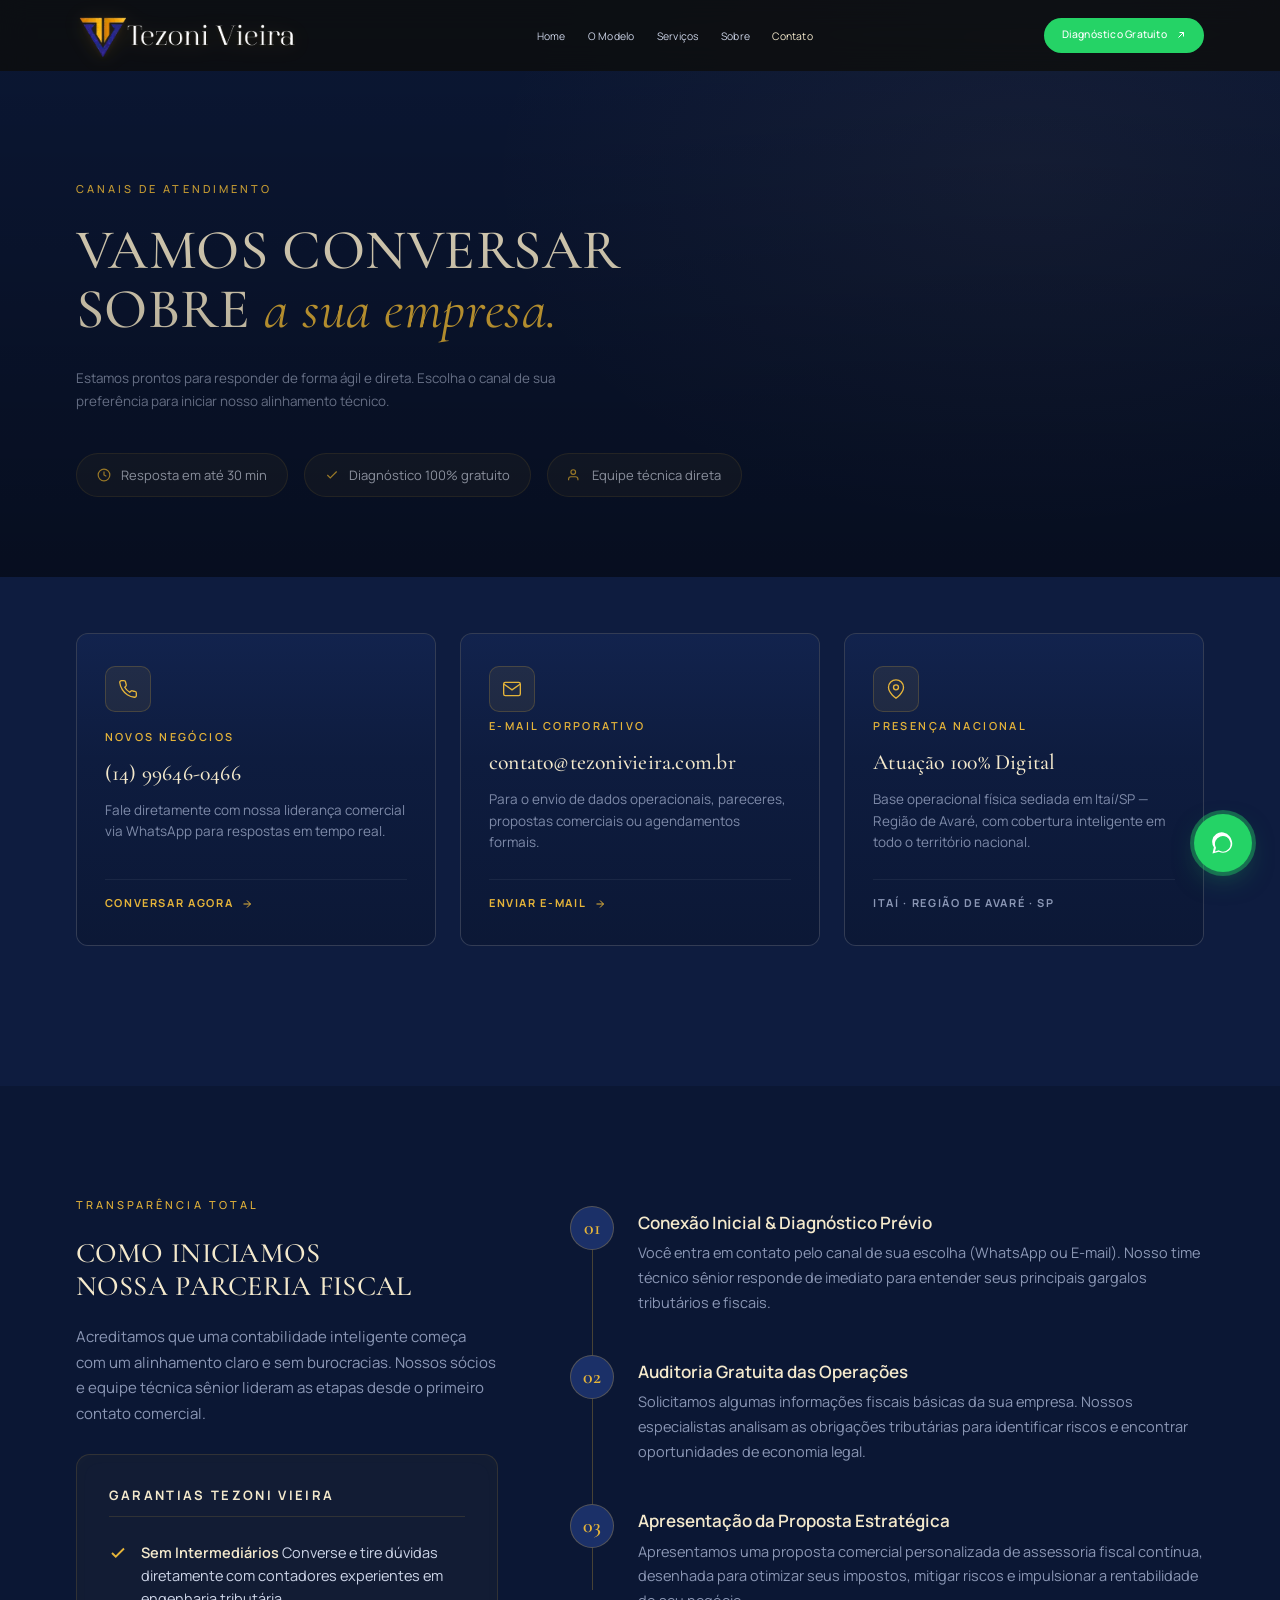
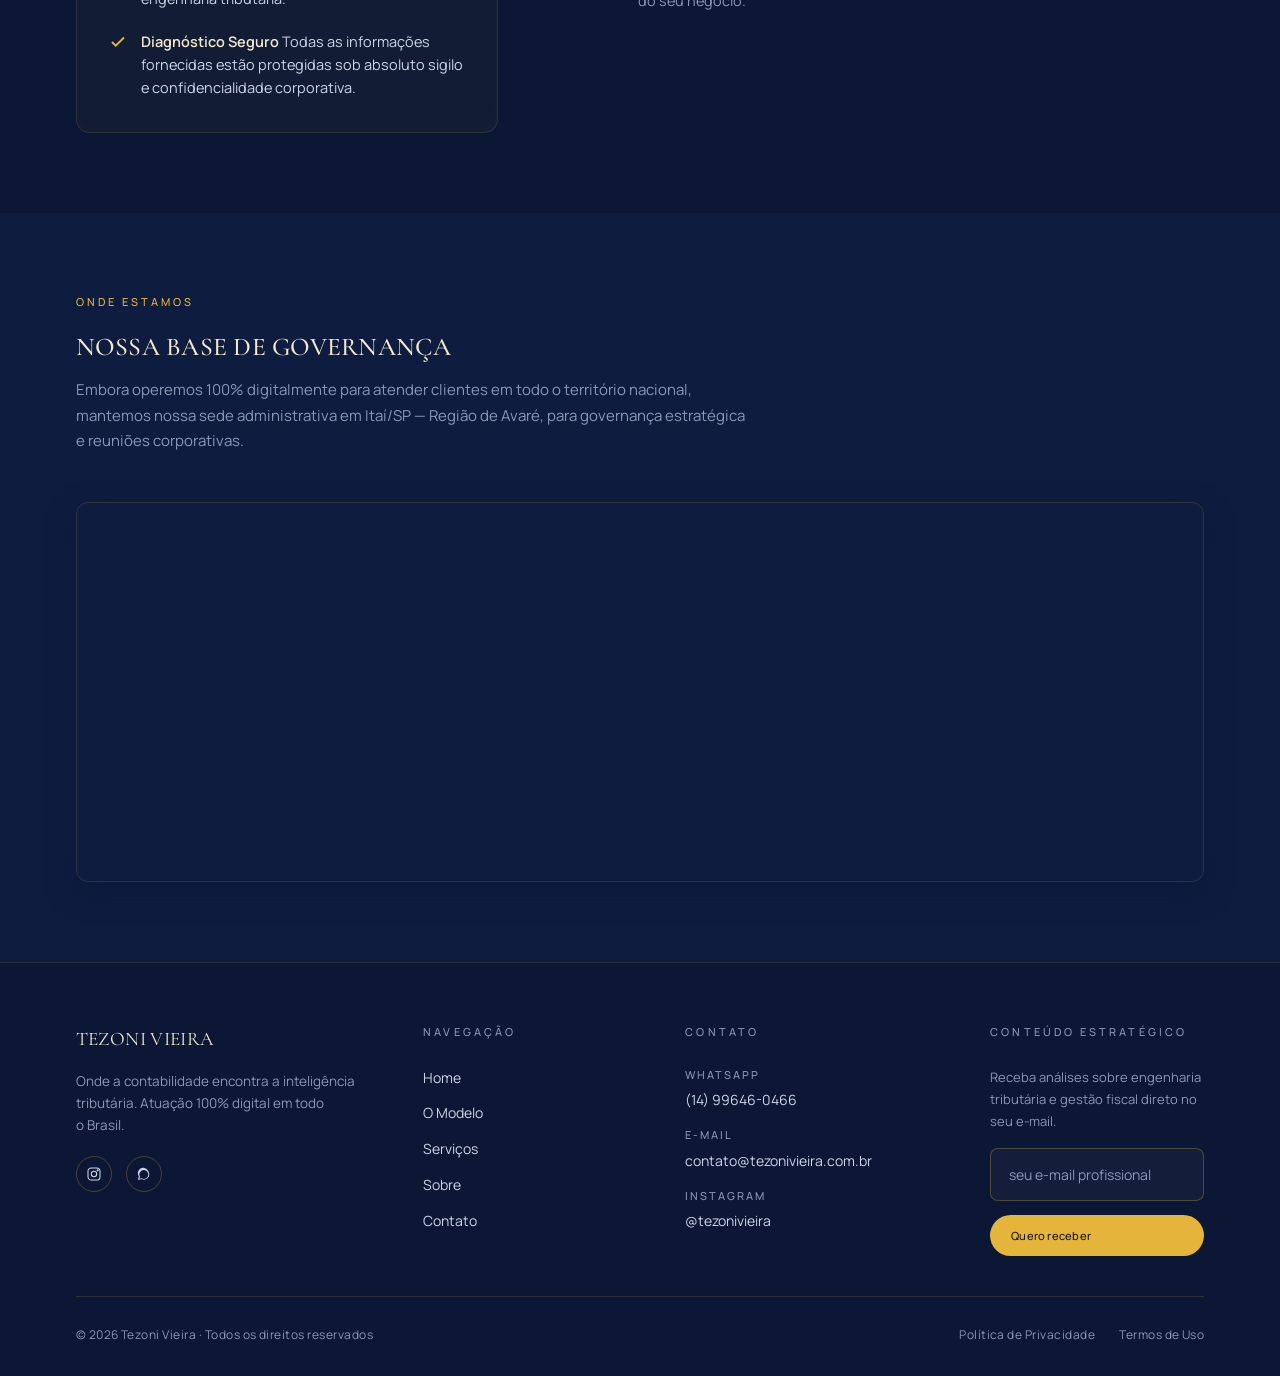
<file: contato.html>
<!doctype html>
<html lang="pt-BR">
<head>
<!-- Google Tag Manager -->
<script>(function(w,d,s,l,i){w[l]=w[l]||[];w[l].push({'gtm.start':
new Date().getTime(),event:'gtm.js'});var f=d.getElementsByTagName(s)[0],
j=d.createElement(s),dl=l!='dataLayer'?'&l='+l:'';j.async=true;j.src=
'https://www.googletagmanager.com/gtm.js?id='+i+dl;f.parentNode.insertBefore(j,f);
})(window,document,'script','dataLayer','GTM-M9VPGPZN');</script>
<!-- End Google Tag Manager -->
  <meta charset="utf-8">
  <meta name="viewport" content="width=device-width,initial-scale=1">
  <title>Contato | Tezoni Vieira</title>
  <meta name="description" content="Fale diretamente com os sócios e especialistas da Tezoni Vieira. Atendimento ágil, e-mail e diagnóstico tributário gratuito.">
  <link rel="preconnect" href="https://fonts.googleapis.com">
  <link rel="preconnect" href="https://fonts.gstatic.com" crossorigin>
  <link rel="stylesheet" href="styles.min.css">
  <link href="https://fonts.googleapis.com/css2?family=Cormorant+Garamond:ital,wght@0,400;0,500;0,700;1,400&family=Manrope:wght@400;500;700&display=swap" rel="stylesheet">
  <style>
    /* ── Contato page styles ── */

    /* Grid de contatos principal */
    .ct-grid {
      display: grid;
      grid-template-columns: repeat(3, 1fr);
      gap: 24px;
      margin-bottom: 80px;
    }
    .ct-card {
      position: relative;
      border-radius: 12px;
      overflow: hidden;
      aspect-ratio: 1.15;
      display: flex;
      flex-direction: column;
      text-decoration: none;
      border: 1px solid var(--line);
      background: var(--bg-card);
      transition: border-color 0.4s ease, transform 0.4s ease, box-shadow 0.4s ease;
    }
    .ct-card:hover {
      border-color: var(--tan);
      transform: translateY(-4px);
      box-shadow: 0 12px 30px rgba(11, 23, 52, 0.5), 0 0 20px rgba(229, 180, 58, 0.08);
    }
    .ct-bg {
      position: absolute;
      inset: 0;
      background-size: cover;
      background-position: center;
      transition: transform .7s ease, filter .7s ease;
      filter: grayscale(40%) brightness(0.6);
    }
    .ct-card:hover .ct-bg {
      transform: scale(1.06);
      filter: grayscale(0%) brightness(0.8);
    }
    .ct-overlay {
      position: absolute;
      inset: 0;
      background: linear-gradient(to top, rgba(11,23,52,0.95) 0%, rgba(11,23,52,0.7) 60%, rgba(11,23,52,0.3) 100%);
      display: flex;
      flex-direction: column;
      padding: 32px 28px;
      transition: background .4s;
      z-index: 2;
    }
    .ct-card:hover .ct-overlay {
      background: linear-gradient(to top, rgba(11,23,52,0.98) 0%, rgba(229,180,58,0.1) 100%);
    }
    .ct-icon {
      width: 46px;
      height: 46px;
      border-radius: 10px;
      background: rgba(229,180,58,0.08);
      border: 1px solid rgba(229,180,58,0.2);
      display: grid;
      place-items: center;
      color: var(--tan);
      margin-bottom: auto;
      transition: all 0.3s ease;
    }
    .ct-card:hover .ct-icon {
      background: rgba(229,180,58,0.18);
      border-color: var(--tan);
      color: var(--cream);
    }
    .ct-label {
      font-size: 11px;
      letter-spacing: 0.22em;
      text-transform: uppercase;
      color: var(--tan);
      margin-bottom: 8px;
      font-weight: 600;
    }
    .ct-val {
      font-family: 'Cormorant Garamond', serif;
      font-size: 1.7rem;
      color: var(--cream);
      font-weight: 500;
      margin-bottom: 8px;
      letter-spacing: 0.01em;
    }
    .ct-text {
      font-size: 13.5px;
      color: var(--text-soft);
      line-height: 1.6;
      opacity: 0.9;
      margin-bottom: 20px;
    }
    .ct-action {
      margin-top: auto;
      display: flex;
      align-items: center;
      gap: 8px;
      font-family: 'Manrope', sans-serif;
      font-size: 11px;
      font-weight: 700;
      color: var(--tan);
      text-transform: uppercase;
      letter-spacing: 0.15em;
      padding-top: 14px;
      border-top: 1px solid rgba(255,255,255,0.06);
      transition: color 0.3s ease;
    }
    .ct-card:hover .ct-action {
      color: var(--cream);
    }
    .ct-arrow {
      transition: transform 0.3s ease;
    }
    .ct-card:hover .ct-arrow {
      transform: translate(3px, -3px);
    }

    /* Hero Badges */
    .ct-hero-badges {
      display: flex;
      gap: 16px;
      margin-top: 40px;
      flex-wrap: wrap;
    }
    .ct-badge {
      display: flex;
      align-items: center;
      gap: 10px;
      padding: 10px 20px;
      background: rgba(229,180,58,0.06);
      border: 1px solid var(--line);
      border-radius: 999px;
      font-size: 13px;
      color: var(--text);
      transition: border-color 0.3s, background 0.3s;
    }
    .ct-badge:hover {
      border-color: rgba(229,180,58,0.3);
      background: rgba(229,180,58,0.1);
    }
    .ct-badge svg {
      flex: 0 0 14px;
      color: var(--tan);
    }

    /* Layout timeline e diferenciais */
    .ct-flow {
      display: grid;
      grid-template-columns: 1.2fr 1.8fr;
      gap: 72px;
      margin-top: 30px;
      align-items: start;
    }
    .ct-callout {
      background: rgba(229,180,58,0.03);
      border: 1px solid var(--line);
      border-radius: 14px;
      padding: 32px;
      margin-top: 24px;
      box-shadow: inset 0 0 20px rgba(229,180,58,0.02);
    }
    .ct-callout h3 {
      font-family: 'Manrope', sans-serif;
      font-size: 13px;
      font-weight: 700;
      color: var(--cream);
      letter-spacing: 0.18em;
      text-transform: uppercase;
      margin-bottom: 24px;
      border-bottom: 1px solid var(--line);
      padding-bottom: 12px;
    }
    .ct-callout-item {
      display: flex;
      align-items: flex-start;
      gap: 14px;
      font-size: 14.5px;
      color: var(--text);
      margin-bottom: 20px;
      line-height: 1.6;
    }
    .ct-callout-item:last-child {
      margin-bottom: 0;
    }
    .ct-callout-item strong {
      color: var(--cream);
      font-weight: 600;
    }
    .ct-callout-item svg {
      flex: 0 0 18px;
      color: var(--tan);
      margin-top: 3px;
    }

    .steps-list {
      position: relative;
      display: flex;
      flex-direction: column;
      gap: 40px;
    }
    .steps-list::before {
      content: "";
      position: absolute;
      left: 22px;
      top: 24px;
      bottom: 24px;
      width: 1px;
      background: var(--line-2);
      z-index: 1;
    }
    .step-item {
      position: relative;
      display: flex;
      gap: 24px;
    }
    .step-number {
      flex: 0 0 44px;
      height: 44px;
      border-radius: 50%;
      background: var(--bg-card-2);
      border: 1px solid var(--line-2);
      color: var(--tan);
      font-family: 'Cormorant Garamond', serif;
      font-size: 20px;
      font-weight: 600;
      display: grid;
      place-items: center;
      position: relative;
      z-index: 2;
      transition: all 0.3s ease;
    }
    .step-item:hover .step-number {
      background: var(--tan);
      color: #1a1612;
      border-color: var(--tan);
    }
    .step-content {
      flex: 1;
      padding-top: 6px;
    }
    .step-content h3 {
      font-family: 'Manrope', sans-serif;
      font-size: 17px;
      font-weight: 600;
      color: var(--cream);
      margin-bottom: 8px;
      text-transform: none;
      letter-spacing: 0;
    }
    .step-content p {
      font-size: 14.5px;
      color: var(--text-soft);
      line-height: 1.7;
      margin: 0;
    }

    /* Seção Mapa e Localização */
    .map-container {
      position: relative;
      width: 100%;
      height: 380px;
      border-radius: 12px;
      overflow: hidden;
      border: 1px solid var(--line);
      margin-top: 48px;
      box-shadow: 0 10px 30px rgba(11,23,52,0.4);
    }
    .map-container iframe {
      width: 100%;
      height: 100%;
      border: 0;
      filter: grayscale(1) invert(0.92) contrast(1.1) brightness(0.95);
      opacity: 0.85;
      transition: all 0.5s ease;
    }
    .map-container:hover iframe {
      opacity: 1;
      filter: grayscale(0.4) invert(0.92) contrast(1.1) brightness(0.95);
    }

    /* Responsividade */
    @media(max-width:920px){
      .ct-grid {
        grid-template-columns: 1fr;
        gap: 20px;
        margin-bottom: 60px;
      }
      .ct-card {
        aspect-ratio: auto;
        min-height: 220px;
      }
      .ct-flow {
        grid-template-columns: 1fr;
        gap: 48px;
      }
      .map-container {
        height: 300px;
        margin-top: 32px;
      }
    }
  </style>
</head>
<body>
<!-- Google Tag Manager (noscript) -->
<noscript><iframe src="https://www.googletagmanager.com/ns.html?id=GTM-M9VPGPZN"
height="0" width="0" style="display:none;visibility:hidden"></iframe></noscript>
<!-- End Google Tag Manager (noscript) -->

<div class="bg-texture"></div>

<header class="site-header" id="siteHeader">
  <div class="container nav">
    <a class="brand brand-mark" href="index.html" aria-label="Tezoni Vieira">
      <img src="images/logo_premium.webp" alt="Tezoni Vieira" class="brand-logo brand-logo-premium" width="280" height="78">
    </a>
    <nav><ul class="nav-links">
      <li><a href="index.html">Home</a></li>
      <li><a href="o-modelo.html">O Modelo</a></li>
      <li><a href="servicos.html">Serviços</a></li>
      <li><a href="sobre.html">Sobre</a></li>
      <li><a href="contato.html" class="active">Contato</a></li>
    </ul></nav>
    <div class="nav-cta">
      <a class="btn btn-whatsapp" href="https://wa.me/5514996460466?text=Ol%C3%A1%2C%20vi%20seu%20site%20no%20Google.%20Gostaria%20de%20mais%20informa%C3%A7%C3%B5es." target="_blank" rel="noopener">
        <span>Diagnóstico Gratuito</span>
        <svg class="btn-arrow" width="12" height="12" viewBox="0 0 24 24" fill="none" stroke="currentColor" stroke-width="2"><path d="M7 17L17 7M9 7h8v8"/></svg>
      </a>
      <button class="menu-toggle" aria-label="Menu"><span></span></button>
    </div>
  </div>
</header>

<!-- HERO -->
<section class="hero" style="padding-top:180px;padding-bottom:80px">
  <div class="container">
    <div style="max-width:760px">
      <span class="eyebrow">Canais de Atendimento</span>
      <h1>Vamos conversar sobre <em class="accent">a sua empresa.</em></h1>
      <p class="lead" style="margin-top:20px">Estamos prontos para responder de forma ágil e direta. Escolha o canal de sua preferência para iniciar nosso alinhamento técnico.</p>
      <div class="ct-hero-badges">
        <span class="ct-badge"><svg width="14" height="14" viewBox="0 0 24 24" fill="none" stroke="currentColor" stroke-width="2"><circle cx="12" cy="12" r="10"/><polyline points="12 6 12 12 16 14"/></svg>Resposta em até 30 min</span>
        <span class="ct-badge"><svg width="14" height="14" viewBox="0 0 24 24" fill="none" stroke="currentColor" stroke-width="2"><polyline points="20 6 9 17 4 12"/></svg>Diagnóstico 100% gratuito</span>
        <span class="ct-badge"><svg width="14" height="14" viewBox="0 0 24 24" fill="none" stroke="currentColor" stroke-width="2"><path d="M17 21v-2a4 4 0 0 0-4-4H5a4 4 0 0 0-4 4v2"/><circle cx="9" cy="7" r="4"/></svg>Equipe técnica direta</span>
      </div>
    </div>
  </div>
</section>

<!-- CANAIS DIRETOS -->
<section class="section section--alt" style="padding-top:56px; padding-bottom:60px">
  <div class="container">
    
    <div class="ct-grid">
      <!-- WhatsApp Comercial -->
      <a href="https://wa.me/5514996460466?text=Ol%C3%A1%2C%20vi%20seu%20site%20no%20Google.%20Gostaria%20de%20mais%20informa%C3%A7%C3%B5es." target="_blank" class="ct-card reveal">
        <div class="ct-bg" style="background-image:url('https://images.unsplash.com/photo-1556740758-90de374c12ad?q=80&w=800&auto=format&fit=crop')"></div>
        <div class="ct-overlay">
          <div class="ct-icon">
            <svg width="20" height="20" viewBox="0 0 24 24" fill="none" stroke="currentColor" stroke-width="1.6"><path d="M22 16.92v3a2 2 0 0 1-2.18 2 19.79 19.79 0 0 1-8.63-3.07 19.5 19.5 0 0 1-6-6 19.79 19.79 0 0 1-3.07-8.67A2 2 0 0 1 4.11 2h3a2 2 0 0 1 2 1.72 12.84 12.84 0 0 0 .7 2.81 2 2 0 0 1-.45 2.11L8.09 9.91a16 16 0 0 0 6 6l1.27-1.27a2 2 0 0 1 2.11-.45 12.84 12.84 0 0 0 2.81.7A2 2 0 0 1 22 16.92z"/></svg>
          </div>
          <div class="ct-label">Novos Negócios</div>
          <div class="ct-val">(14) 99646-0466</div>
          <div class="ct-text">Fale diretamente com nossa liderança comercial via WhatsApp para respostas em tempo real.</div>
          <div class="ct-action">
            <span>Conversar Agora</span>
            <svg class="ct-arrow" width="12" height="12" viewBox="0 0 24 24" fill="none" stroke="currentColor" stroke-width="2"><path d="M5 12h14M12 5l7 7-7 7"/></svg>
          </div>
        </div>
      </a>

      <!-- E-mail Central -->
      <a href="mailto:contato@tezonivieira.com.br" class="ct-card reveal">
        <div class="ct-bg" style="background-image:url('https://images.unsplash.com/photo-1521791136064-7986c2920216?q=80&w=800&auto=format&fit=crop')"></div>
        <div class="ct-overlay">
          <div class="ct-icon">
            <svg width="20" height="20" viewBox="0 0 24 24" fill="none" stroke="currentColor" stroke-width="1.6"><path d="M4 4h16c1.1 0 2 .9 2 2v12c0 1.1-.9 2-2 2H4c-1.1 0-2-.9-2-2V6c0-1.1.9-2 2-2z"/><polyline points="22,6 12,13 2,6"/></svg>
          </div>
          <div class="ct-label">E-mail Corporativo</div>
          <div class="ct-val">contato@tezonivieira.com.br</div>
          <div class="ct-text">Para o envio de dados operacionais, pareceres, propostas comerciais ou agendamentos formais.</div>
          <div class="ct-action">
            <span>Enviar E-mail</span>
            <svg class="ct-arrow" width="12" height="12" viewBox="0 0 24 24" fill="none" stroke="currentColor" stroke-width="2"><path d="M5 12h14M12 5l7 7-7 7"/></svg>
          </div>
        </div>
      </a>

      <!-- Sede Física / Presença -->
      <div class="ct-card reveal">
        <div class="ct-bg" style="background-image:url('https://images.unsplash.com/photo-1497215728101-856f4ea42174?q=80&w=800&auto=format&fit=crop')"></div>
        <div class="ct-overlay">
          <div class="ct-icon">
            <svg width="20" height="20" viewBox="0 0 24 24" fill="none" stroke="currentColor" stroke-width="1.6"><path d="M21 10c0 7-9 13-9 13s-9-6-9-13a9 9 0 0 1 18 0z"/><circle cx="12" cy="10" r="3"/></svg>
          </div>
          <div class="ct-label">Presença Nacional</div>
          <div class="ct-val">Atuação 100% Digital</div>
          <div class="ct-text">Base operacional física sediada em Itaí/SP — Região de Avaré, com cobertura inteligente em todo o território nacional.</div>
          <div class="ct-action select-none" style="border-top: 1px solid rgba(255,255,255,0.06);">
            <span style="color:var(--text-soft)">Itaí · Região de Avaré · SP</span>
          </div>
        </div>
      </div>
    </div>

  </div>
</section>

<!-- TIMELINE DE ONBOARDING -->
<section class="section" style="padding-top:80px; padding-bottom:80px">
  <div class="container">
    
    <div class="ct-flow">
      <!-- Coluna da Esquerda: Filosofia de Atendimento -->
      <div class="reveal">
        <span class="eyebrow">Transparência total</span>
        <h2 style="font-size:2.2rem; line-height:1.2; margin-bottom:20px">Como iniciamos nossa parceria fiscal</h2>
        <p style="color:var(--text-soft); font-size:15px; line-height:1.7; margin-bottom:28px">
          Acreditamos que uma contabilidade inteligente começa com um alinhamento claro e sem burocracias. Nossos sócios e equipe técnica sênior lideram as etapas desde o primeiro contato comercial.
        </p>

        <div class="ct-callout">
          <h3>Garantias Tezoni Vieira</h3>
          <div class="ct-callout-item">
            <svg width="18" height="18" viewBox="0 0 24 24" fill="none" stroke="currentColor" stroke-width="2.5"><polyline points="20 6 9 17 4 12"/></svg>
            <div>
              <strong>Sem Intermediários</strong>
              <span>Converse e tire dúvidas diretamente com contadores experientes em engenharia tributária.</span>
            </div>
          </div>
          <div class="ct-callout-item">
            <svg width="18" height="18" viewBox="0 0 24 24" fill="none" stroke="currentColor" stroke-width="2.5"><polyline points="20 6 9 17 4 12"/></svg>
            <div>
              <strong>Diagnóstico Seguro</strong>
              <span>Todas as informações fornecidas estão protegidas sob absoluto sigilo e confidencialidade corporativa.</span>
            </div>
          </div>
        </div>
      </div>

      <!-- Coluna da Direita: Os Passos -->
      <div class="reveal" style="padding-top:10px">
        <div class="steps-list">
          <!-- Passo 1 -->
          <div class="step-item">
            <div class="step-number">01</div>
            <div class="step-content">
              <h3>Conexão Inicial & Diagnóstico Prévio</h3>
              <p>Você entra em contato pelo canal de sua escolha (WhatsApp ou E-mail). Nosso time técnico sênior responde de imediato para entender seus principais gargalos tributários e fiscais.</p>
            </div>
          </div>

          <!-- Passo 2 -->
          <div class="step-item">
            <div class="step-number">02</div>
            <div class="step-content">
              <h3>Auditoria Gratuita das Operações</h3>
              <p>Solicitamos algumas informações fiscais básicas da sua empresa. Nossos especialistas analisam as obrigações tributárias para identificar riscos e encontrar oportunidades de economia legal.</p>
            </div>
          </div>

          <!-- Passo 3 -->
          <div class="step-item">
            <div class="step-number">03</div>
            <div class="step-content">
              <h3>Apresentação da Proposta Estratégica</h3>
              <p>Apresentamos uma proposta comercial personalizada de assessoria fiscal contínua, desenhada para otimizar seus impostos, mitigar riscos e impulsionar a rentabilidade do seu negócio.</p>
            </div>
          </div>
        </div>
      </div>
    </div>

  </div>
</section>

<!-- LOCALIZAÇÃO / MAPA -->
<section class="section section--alt" style="padding-top:80px; padding-bottom:80px">
  <div class="container">
    <div style="max-width:680px; margin-bottom:40px" class="reveal">
      <span class="eyebrow">Onde Estamos</span>
      <h2 style="font-size:2rem; margin-bottom:16px">Nossa Base de Governança</h2>
      <p style="color:var(--text-soft); font-size:15px; margin:0">Embora operemos 100% digitalmente para atender clientes em todo o território nacional, mantemos nossa sede administrativa em Itaí/SP — Região de Avaré, para governança estratégica e reuniões corporativas.</p>
    </div>

    <div class="map-container reveal">
      <iframe src="https://www.google.com/maps/embed?pb=!1m18!1m12!1m3!1d3656.0!2d-49.090019!3d-23.4198041!2m3!1f0!2f0!3f0!3m2!1i1024!2i768!4f13.1!3m3!1m2!1s0x94c16bfcc7c9dd15%3A0x7dde608e6b63e17e!2sTezoni%20Vieira%20Assessoria%20Tribut%C3%A1ria!5e0!3m2!1spt!2sbr!4v1716681600000!5m2!1spt!2sbr" allowfullscreen="" loading="lazy" referrerpolicy="no-referrer-when-downgrade"></iframe>
    </div>
  </div>
</section>

<!-- FOOTER -->
<footer class="footer">
  <div class="container">
    <div class="footer-grid">
      <div class="footer-brand">
        <span class="name">Tezoni Vieira</span>
        <p>Onde a contabilidade encontra a inteligência tributária. Atuação 100% digital em todo o Brasil.</p>
        <div class="footer-social">
          <a href="https://instagram.com/tezonivieira" target="_blank" rel="noopener" aria-label="Instagram"><svg viewBox="0 0 24 24" fill="none" stroke="currentColor" stroke-width="1.6"><rect x="3" y="3" width="18" height="18" rx="5"/><circle cx="12" cy="12" r="4"/><circle cx="17.5" cy="6.5" r="0.8" fill="currentColor"/></svg></a>
          <a href="https://wa.me/5514996460466?text=Ol%C3%A1%2C%20vi%20seu%20site%20no%20Google.%20Gostaria%20de%20mais%20informa%C3%A7%C3%B5es." target="_blank" rel="noopener" aria-label="WhatsApp"><svg viewBox="0 0 24 24" fill="currentColor"><path d="M17.6 6.3A8 8 0 0 0 4.2 15.6L3 21l5.5-1.4a8 8 0 0 0 11-9.6 8 8 0 0 0-1.9-3.7zM12 19.4a6.6 6.6 0 0 1-3.4-1l-.2-.1-3.3.9.9-3.2-.2-.3a6.7 6.7 0 1 1 6.2 3.7z"/></svg></a>
        </div>
      </div>
      <div>
        <h4>Navegação</h4>
        <ul>
          <li><a href="index.html">Home</a></li>
          <li><a href="o-modelo.html">O Modelo</a></li>
          <li><a href="servicos.html">Serviços</a></li>
          <li><a href="sobre.html">Sobre</a></li>
          <li><a href="contato.html">Contato</a></li>
        </ul>
      </div>
      <div class="footer-contact">
        <h4>Contato</h4>
        <div><strong>WhatsApp</strong>(14) 99646-0466</div>
        <div><strong>E-mail</strong>contato@tezonivieira.com.br</div>
        <div><strong>Instagram</strong>@tezonivieira</div>
      </div>
      <div class="footer-form">
        <h4>Conteúdo estratégico</h4>
        <p style="font-size:13px;color:var(--text-soft);margin-bottom:16px">Receba análises sobre engenharia tributária e gestão fiscal direto no seu e-mail.</p>
        <form class="brasil-form" onsubmit="event.preventDefault();this.querySelector('button').textContent='Inscrito ✓'">
          <input type="email" placeholder="seu e-mail profissional" required>
          <button class="btn btn-tan" type="submit">Quero receber</button>
        </form>
      </div>
    </div>
    <div class="footer-bottom">
      <span>© 2026 Tezoni Vieira · Todos os direitos reservados</span>
      <div style="display:flex;gap:24px"><a href="#">Política de Privacidade</a><a href="#">Termos de Uso</a></div>
    </div>
  </div>
</footer>

<a class="wa-float" href="https://wa.me/5514996460466?text=Ol%C3%A1%2C%20vi%20seu%20site%20no%20Google.%20Gostaria%20de%20mais%20informa%C3%A7%C3%B5es." target="_blank" rel="noopener" aria-label="WhatsApp"><svg viewBox="0 0 24 24" fill="currentColor"><path d="M17.6 6.3A8 8 0 0 0 4.2 15.6L3 21l5.5-1.4a8 8 0 0 0 11-9.6 8 8 0 0 0-1.9-3.7zM12 19.4a6.6 6.6 0 0 1-3.4-1l-.2-.1-3.3.9.9-3.2-.2-.3a6.7 6.7 0 1 1 6.2 3.7z"/></svg></a>

<script>
  // Header scroll effect
  const header = document.getElementById('siteHeader');
  window.addEventListener('scroll', () => {
    header.classList.toggle('scrolled', window.scrollY > 20);
  });

  // Menu mobile
  const toggle = document.querySelector('.menu-toggle');
  const navLinks = document.querySelector('.nav-links');
  toggle && toggle.addEventListener('click', () => {
    const open = navLinks.classList.toggle('nav-open');
    toggle.setAttribute('aria-expanded', open);
  });
  // Close mobile menu on link click
  navLinks && navLinks.querySelectorAll('a').forEach(a => {
    a.addEventListener('click', () => navLinks.classList.remove('nav-open'));
  });

  // Reveal on scroll
  const reveals = document.querySelectorAll('.reveal');
  const obs = new IntersectionObserver((entries) => {
    entries.forEach(e => {
      if (e.isIntersecting) {
        e.target.classList.add('in');
        obs.unobserve(e.target);
      }
    });
  }, { threshold: 0.1, rootMargin: '0px 0px -40px 0px' });
  reveals.forEach(r => obs.observe(r));
</script>

</body>
</html>
</file>
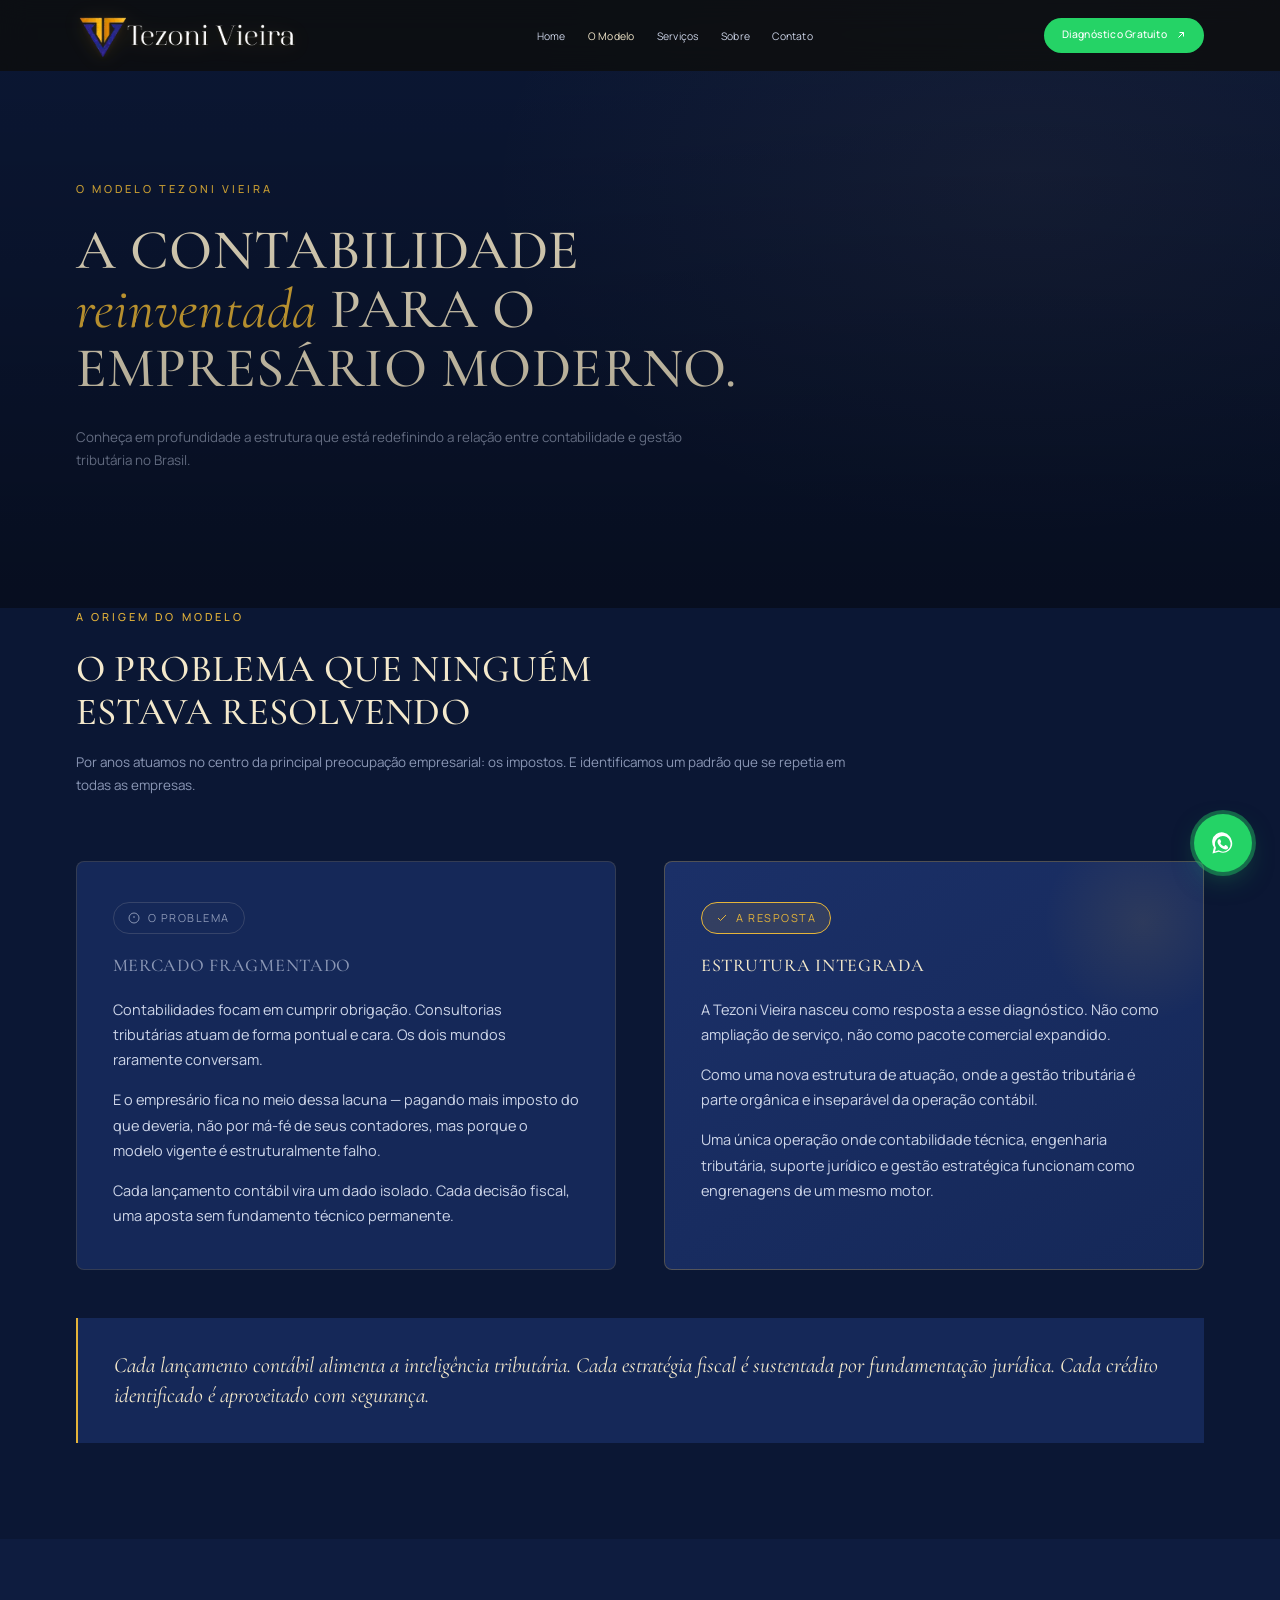
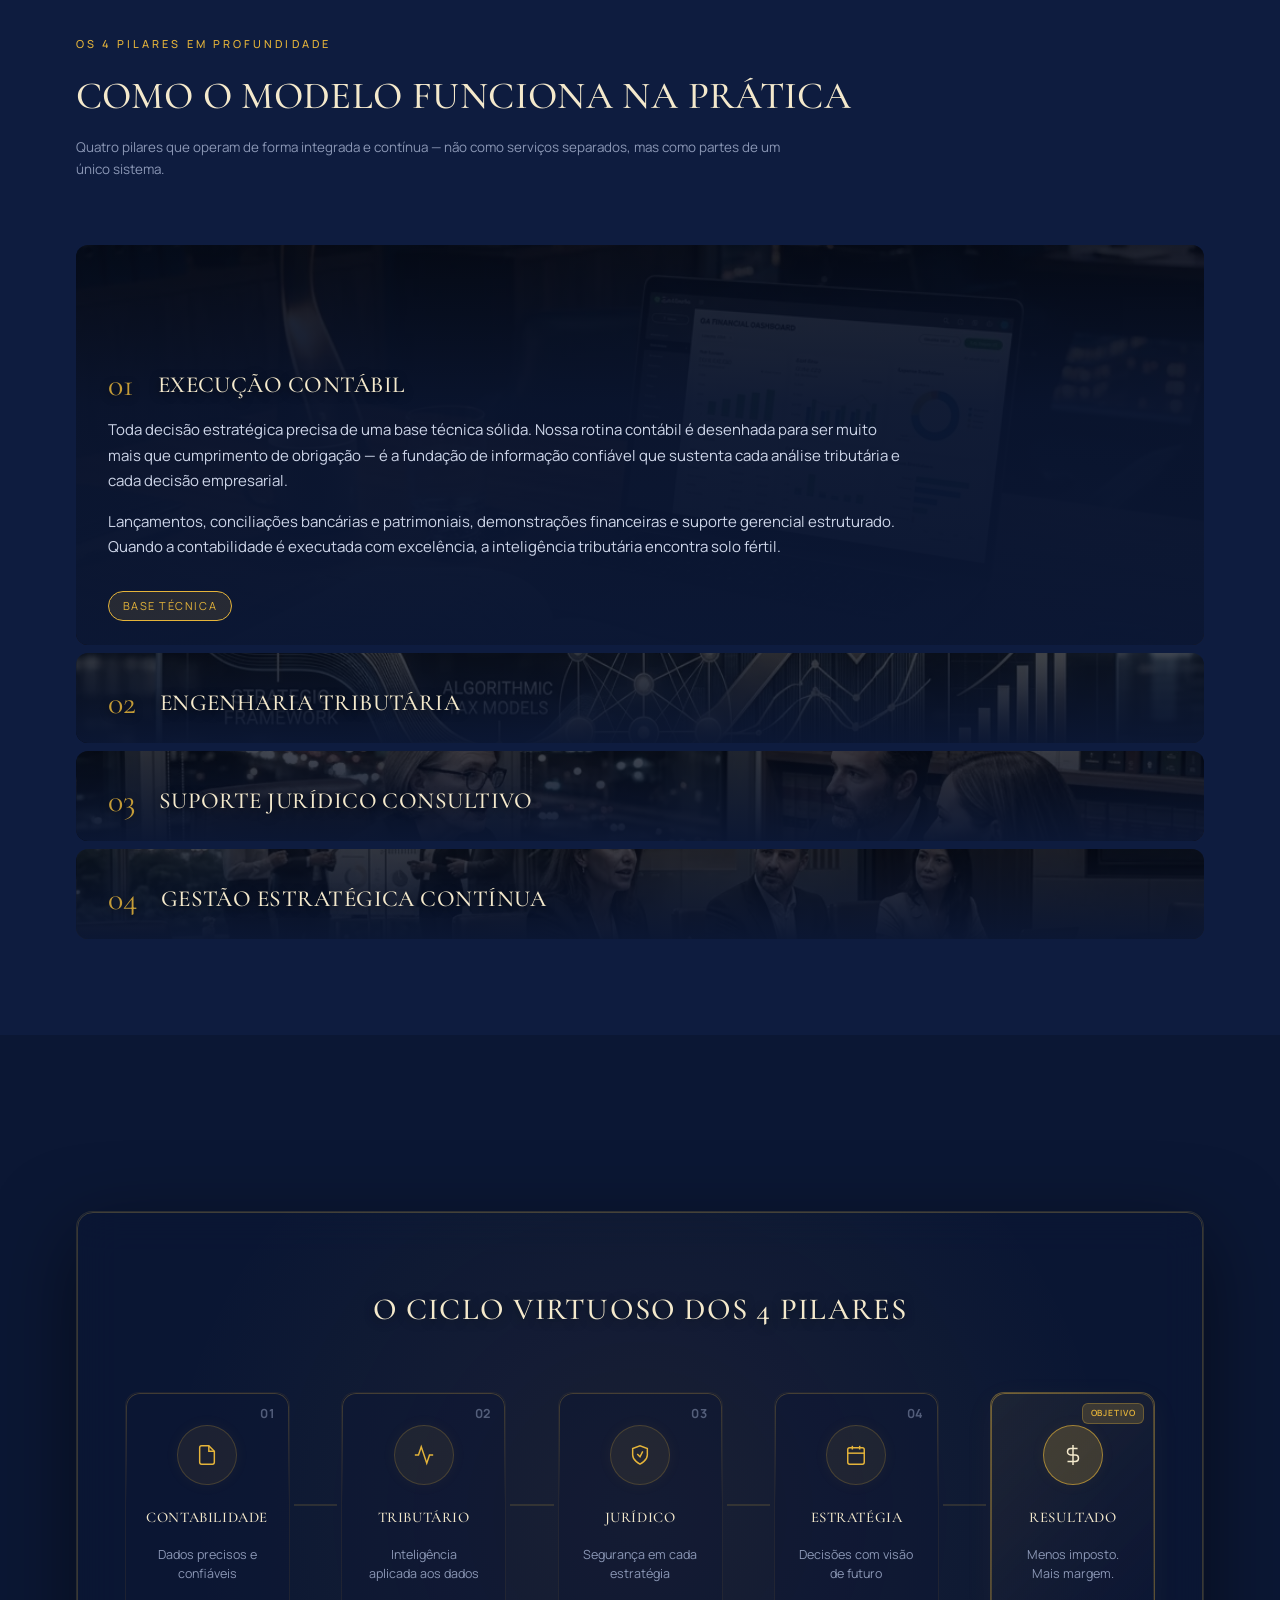
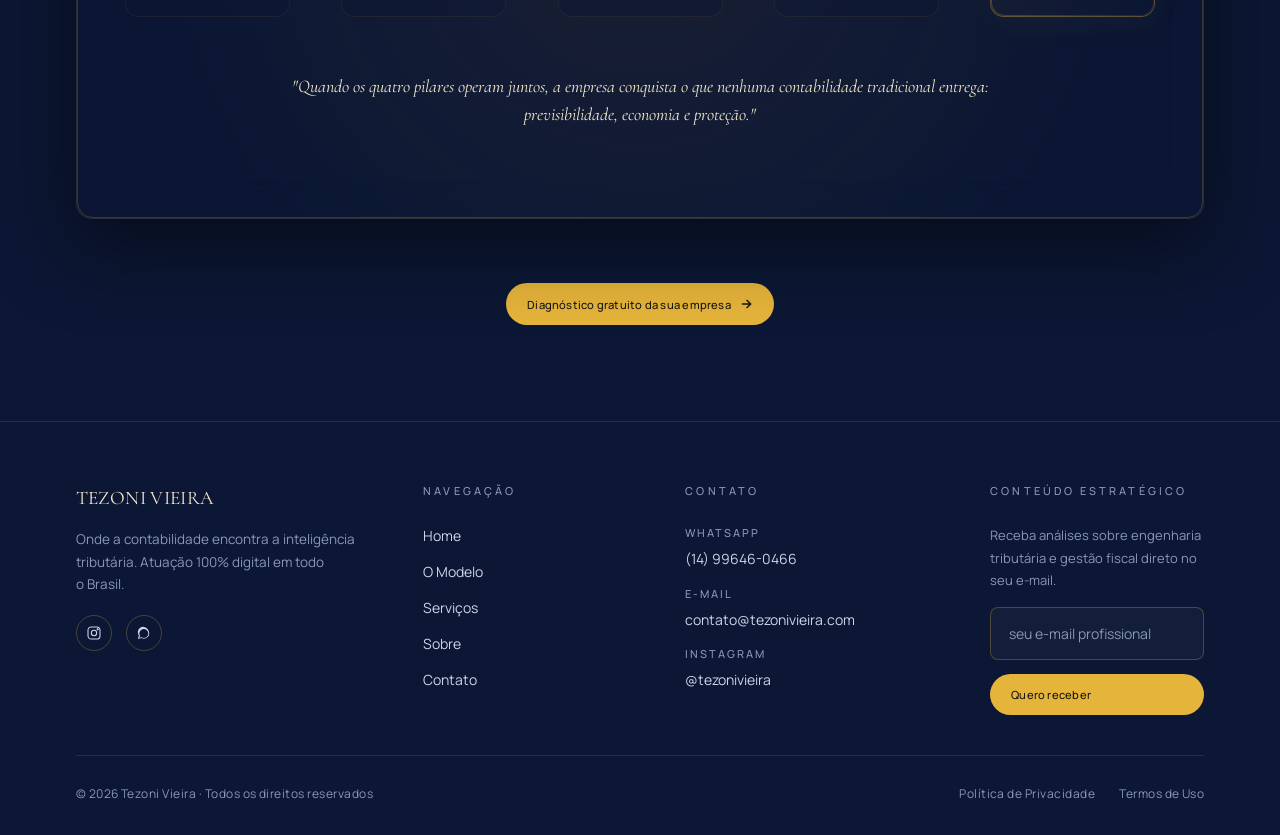
<file: o-modelo.html>
<!doctype html>
<html lang="pt-BR">
<head>
<!-- Google Tag Manager -->
<script>(function(w,d,s,l,i){w[l]=w[l]||[];w[l].push({'gtm.start':
new Date().getTime(),event:'gtm.js'});var f=d.getElementsByTagName(s)[0],
j=d.createElement(s),dl=l!='dataLayer'?'&l='+l:'';j.async=true;j.src=
'https://www.googletagmanager.com/gtm.js?id='+i+dl;f.parentNode.insertBefore(j,f);
})(window,document,'script','dataLayer','GTM-M9VPGPZN');</script>
<!-- End Google Tag Manager -->
<meta charset="utf-8">
<meta name="viewport" content="width=device-width,initial-scale=1">
<title>O Modelo Tezoni Vieira | Como Trabalhamos</title>
<meta name="description" content="Conheça o modelo Tezoni Vieira: contabilidade integrada com engenharia tributária ativa e suporte jurídico consultivo. Estrutura completa em uma única operação.">
<link rel="preconnect" href="https://fonts.googleapis.com">
<link rel="preconnect" href="https://fonts.gstatic.com" crossorigin>
<link rel="stylesheet" href="styles.min.css">
<link href="https://fonts.googleapis.com/css2?family=Cormorant+Garamond:ital,wght@0,400;0,500;0,700;1,400&family=Manrope:wght@400;500;700&display=swap" rel="stylesheet">
<style>
/* ── O Modelo page styles ── */

/* Problem/origin section */
.origem-grid{
  display:grid;grid-template-columns:1fr 1fr;gap:48px;margin-top:56px;
}
.origem-col{padding:40px 36px;border-radius:8px;border:1px solid var(--line);}
.origem-col.problema{background:var(--bg-card)}
.origem-col.solucao{
  background:linear-gradient(145deg, var(--bg-card-2), var(--bg-card));
  border-color:var(--line-2);
  position:relative;overflow:hidden;
}
.origem-col.solucao::after{
  content:"";position:absolute;top:-40px;right:-40px;
  width:200px;height:200px;
  background:radial-gradient(circle, rgba(229,180,58,0.1), transparent 70%);
  pointer-events:none;
}
.origem-col h3{
  font-family:'Cormorant Garamond',serif;
  font-size:1.4rem;color:var(--cream);
  text-transform:uppercase;letter-spacing:0.04em;
  margin-bottom:20px;font-weight:500;
}
.origem-col.problema h3{color:var(--text-soft)}
.origem-col p{font-size:14.5px;color:var(--text);line-height:1.75;margin-bottom:1em}
.origem-col p:last-child{margin-bottom:0}

.problem-tag{
  display:inline-flex;align-items:center;gap:8px;
  padding:6px 14px;border-radius:999px;
  border:1px solid rgba(237,226,210,0.15);
  font-size:11px;letter-spacing:0.14em;text-transform:uppercase;
  color:var(--text-soft);margin-bottom:20px;
}
.solution-tag{
  display:inline-flex;align-items:center;gap:8px;
  padding:6px 14px;border-radius:999px;
  background:rgba(229,180,58,0.12);
  border:1px solid var(--tan);
  font-size:11px;letter-spacing:0.14em;text-transform:uppercase;
  color:var(--tan);margin-bottom:20px;
}

/* ── Accordion Pillars ── */
.accordion-wrap{
  display:flex;flex-direction:column;gap:8px;margin-top:64px;
}
.acc-item{
  position:relative;border-radius:12px;overflow:hidden;
  height:90px;
  transition:height .6s cubic-bezier(0.4, 0, 0.2, 1);
  cursor:pointer;
  display:flex;align-items:flex-end;
}
.acc-item.active{height:400px}
.acc-bg{
  position:absolute;inset:0;
  background-size:cover;background-position:center;
  filter:grayscale(60%) brightness(0.38); /* Aumentamos o escurecimento padrão para destacar o texto */
  transition:transform .8s ease, filter .8s ease;
}
.acc-item:hover .acc-bg{
  filter:grayscale(30%) brightness(0.48); /* Mantemos um contraste excelente mesmo ao passar o mouse */
  transform:scale(1.03);
}
.acc-item.active .acc-bg{
  filter:brightness(0.22); /* Mantém o padrão escuro ideal para a leitura de textos longos */
  transform:scale(1.05);
}
.acc-overlay{
  position:absolute;inset:0;
  background:linear-gradient(to top, rgba(11,23,52,0.96) 0%, rgba(11,23,52,0.65) 50%, rgba(11,23,52,0.35) 100%);
  padding:24px 32px;
  display:flex;flex-direction:column;justify-content:flex-end;
  pointer-events:none;
}
.acc-item.active .acc-overlay{
  background:linear-gradient(to top, rgba(11,23,52,0.99) 0%, rgba(11,23,52,0.85) 60%, rgba(11,23,52,0.4) 100%);
}
.acc-header{
  display:flex;align-items:center;gap:24px;
}
.acc-num{
  font-family:'Cormorant Garamond',serif;
  font-size:2.5rem;line-height:1;color:var(--tan);opacity:0.85; /* Aumentamos a opacidade do número */
  text-shadow: 0 2px 10px rgba(0, 0, 0, 0.7); /* Adicionamos sombra ao número para garantir leitura perfeita */
}
.acc-title{
  font-family:'Cormorant Garamond',serif;
  font-size:clamp(1.4rem,2vw,1.8rem);
  color:var(--cream);font-weight:500;
  text-transform:uppercase;letter-spacing:0.02em;
  margin:0;
  text-shadow: 0 2px 10px rgba(0, 0, 0, 0.75); /* Adicionamos sombra ao título para contraste profissional */
}
.acc-body{
  max-height:0;opacity:0;overflow:hidden;
  transition:max-height .6s ease, opacity .6s ease, margin-top .6s ease;
}
.acc-item.active .acc-body{
  max-height:280px;opacity:1;margin-top:16px;
}
.acc-body p{
  font-size:15px;color:var(--text);line-height:1.7;margin-bottom:1em;max-width:800px;
}
.acc-body p:last-child{margin-bottom:0}
.acc-tag{
  display:inline-block;margin-top:16px;
  padding:5px 14px;border-radius:999px;
  background:rgba(229,180,58,0.12);border:1px solid var(--tan);
  font-size:11px;letter-spacing:0.14em;text-transform:uppercase;color:var(--tan);
}

/* ── Cycle visual ── */
.cycle-section{
  background:
    radial-gradient(circle 800px at 50% 50%, rgba(229,180,58,0.07), transparent 60%),
    rgba(11,23,52,0.6);
  border: 1px solid rgba(229,180,58,0.15);
  border-radius:16px;
  padding:72px 48px;
  margin-top:80px;
  text-align:center;
  position:relative;overflow:hidden;
  backdrop-filter: blur(20px);
  -webkit-backdrop-filter: blur(20px);
  box-shadow: 0 24px 80px rgba(0,0,0,0.5), inset 0 1px 0 rgba(255,255,255,0.03);
}
.cycle-section::before{
  content:"";position:absolute;inset:0;border-radius:16px;
  border:1px solid rgba(229,180,58,0.22);pointer-events:none;
}
.cycle-title{
  font-family:'Cormorant Garamond',serif;
  font-size:clamp(1.8rem,3vw,2.4rem);
  color:var(--cream);font-weight:500;
  text-transform:uppercase;letter-spacing:0.04em;
  margin-bottom:56px;
  text-shadow: 0 2px 10px rgba(0,0,0,0.5);
}
.cycle-steps{
  display:flex;align-items:stretch;justify-content:center;gap:0;
  margin-top:48px;
}
.cycle-step{
  display:flex;flex-direction:column;align-items:center;gap:16px;
  padding:32px 24px;flex:1 1 0;
  background:rgba(14,23,52,0.45);
  border:1px solid rgba(229,180,58,0.08);
  border-radius:14px;
  position:relative;
  transition:all 0.4s cubic-bezier(0.25, 0.8, 0.25, 1);
  min-width:165px;
}
.cycle-step::before {
  content: "";
  position: absolute;
  inset: 0;
  border-radius: 14px;
  padding: 1px;
  background: linear-gradient(180deg, rgba(229,180,58,0.25), transparent 50%);
  -webkit-mask: linear-gradient(#fff 0 0) content-box, linear-gradient(#fff 0 0);
  -webkit-mask-composite: xor;
  mask-composite: exclude;
  pointer-events: none;
}
.cycle-step:hover{
  transform:translateY(-8px);
  background:rgba(14,23,52,0.75);
  border-color:rgba(229,180,58,0.35);
  box-shadow: 0 16px 40px rgba(0,0,0,0.6), 0 0 20px rgba(229,180,58,0.08);
}
.cycle-step .cs-icon{
  width:60px;height:60px;border-radius:50%;
  background:rgba(229,180,58,0.08);
  border:1px solid rgba(229,180,58,0.2);
  display:grid;place-items:center;color:var(--tan);
  transition:all .4s ease;
  box-shadow: 0 0 15px rgba(229,180,58,0.05);
}
.cycle-step:hover .cs-icon{
  background:rgba(229,180,58,0.18);
  border-color:var(--tan);
  transform:scale(1.08) rotate(5deg);
  box-shadow: 0 0 25px rgba(229,180,58,0.25);
  color: var(--cream);
}
.cycle-step .cs-icon svg{width:22px;height:22px}
.cycle-step strong{
  font-family:'Cormorant Garamond',serif;
  font-size:1.15rem;color:var(--cream);
  text-transform:uppercase;letter-spacing:0.04em;
  font-weight:500;
  margin-top:4px;
}
.cycle-step span{
  font-size:12.5px;
  color:var(--text-soft);
  max-width:130px;
  line-height:1.5;
}
.step-badge {
  position: absolute;
  top: 12px;
  right: 14px;
  font-family: 'Manrope', sans-serif;
  font-size: 10px;
  font-weight: 700;
  color: var(--tan);
  opacity: 0.55;
  letter-spacing: 0.05em;
}

/* Card Especial de Resultado */
.cycle-step.result-step {
  background: linear-gradient(135deg, rgba(229, 180, 58, 0.08) 0%, rgba(14, 23, 52, 0.6) 100%);
  border: 1px solid rgba(229, 180, 58, 0.35);
  box-shadow: 0 8px 30px rgba(229, 180, 58, 0.05);
}
.cycle-step.result-step::before {
  background: linear-gradient(135deg, rgba(229,180,58,0.45) 0%, rgba(229,180,58,0.1) 100%);
}
.cycle-step.result-step:hover {
  background: linear-gradient(135deg, rgba(229, 180, 58, 0.16) 0%, rgba(14, 23, 52, 0.8) 100%);
  border-color: rgba(229, 180, 58, 0.65);
  box-shadow: 0 20px 50px rgba(0,0,0,0.65), 0 0 30px rgba(229,180,58,0.22);
  transform: translateY(-8px) scale(1.02);
}
.cycle-step.result-step .cs-icon {
  background: rgba(229,180,58,0.2);
  border-color: rgba(229,180,58,0.6);
  color: var(--cream);
  animation: goldPulse 3.5s infinite ease-in-out;
}
.cycle-step.result-step .step-badge {
  background: rgba(229, 180, 58, 0.18);
  border: 1px solid rgba(229, 180, 58, 0.3);
  color: var(--tan);
  padding: 3px 8px;
  border-radius: 6px;
  opacity: 1;
  font-size: 8.5px;
  letter-spacing: 0.1em;
  font-weight: 600;
  top: 10px;
  right: 10px;
}
@keyframes goldPulse {
  0%, 100% { box-shadow: 0 0 15px rgba(229,180,58,0.2); }
  50% { box-shadow: 0 0 30px rgba(229,180,58,0.55); }
}

/* Conectores Animados */
.cycle-connector {
  position: relative;
  flex: 1 1 20px;
  height: 2px;
  min-width: 25px;
  max-width: 80px;
  background: rgba(229,180,58,0.14);
  margin: 0 4px;
  align-self: center;
  overflow: hidden;
}
.cycle-connector::after {
  content: "";
  position: absolute;
  top: 0;
  left: -100%;
  width: 60%;
  height: 100%;
  background: linear-gradient(90deg, transparent, var(--tan), transparent);
  animation: flowGlow 2.2s infinite linear;
}
@keyframes flowGlow {
  0% { left: -100%; }
  100% { left: 200%; }
}

.cycle-quote{
  margin-top:56px;
  font-family:'Cormorant Garamond',serif;
  font-size:1.4rem;font-style:italic;color:var(--cream);
  line-height:1.55;max-width:740px;margin-left:auto;margin-right:auto;
}

@media(max-width:820px){
  .origem-grid{grid-template-columns:1fr}
  .acc-item.active{height:520px}
  .acc-item.active .acc-body{max-height:400px}
  .cycle-section{padding:56px 24px}
  .cycle-steps{flex-direction:column;align-items:center;gap:0}
  .cycle-step{width:100%;max-width:320px}
  .cycle-connector {
    width: 2px;
    height: 36px;
    min-width: unset;
    max-width: unset;
    margin: 8px 0;
  }
  .cycle-connector::after {
    top: -100%;
    left: 0;
    width: 100%;
    height: 60%;
    background: linear-gradient(180deg, transparent, var(--tan), transparent);
    animation: flowGlowVertical 1.8s infinite linear;
  }
}
@keyframes flowGlowVertical {
  0% { top: -100%; }
  100% { top: 200%; }
}
</style>
</head>
<body>
<!-- Google Tag Manager (noscript) -->
<noscript><iframe src="https://www.googletagmanager.com/ns.html?id=GTM-M9VPGPZN"
height="0" width="0" style="display:none;visibility:hidden"></iframe></noscript>
<!-- End Google Tag Manager (noscript) -->

<header class="site-header" id="siteHeader">
  <div class="container nav">
    <a class="brand brand-mark" href="index.html" aria-label="Tezoni Vieira">
      <img src="images/logo_premium.webp" alt="Tezoni Vieira" class="brand-logo brand-logo-premium" width="280" height="78">
    </a>
    <nav><ul class="nav-links">
      <li><a href="index.html">Home</a></li>
      <li><a href="o-modelo.html" class="active">O Modelo</a></li>
      <li><a href="servicos.html">Serviços</a></li>
      <li><a href="sobre.html">Sobre</a></li>
      <li><a href="contato.html">Contato</a></li>
    </ul></nav>
    <div class="nav-cta">
      <a class="btn btn-whatsapp" href="https://wa.me/5514996460466?text=Ol%C3%A1%2C%20vi%20seu%20site%20no%20Google.%20Gostaria%20de%20mais%20informa%C3%A7%C3%B5es." target="_blank" rel="noopener">
        <span>Diagnóstico Gratuito</span>
        <svg class="btn-arrow" width="12" height="12" viewBox="0 0 24 24" fill="none" stroke="currentColor" stroke-width="2"><path d="M7 17L17 7M9 7h8v8"/></svg>
      </a>
      <button class="menu-toggle" aria-label="Menu"><span></span></button>
    </div>
  </div>
</header>

<!-- HERO -->
<section class="hero" style="padding-top:180px;padding-bottom:100px">
  <div class="container">
    <div style="max-width:860px">
      <span class="eyebrow">O modelo Tezoni Vieira</span>
      <h1>A contabilidade <em class="accent">reinventada</em> para o empresário moderno.</h1>
      <p class="lead" style="margin-top:24px;max-width:640px">Conheça em profundidade a estrutura que está redefinindo a relação entre contabilidade e gestão tributária no Brasil.</p>
    </div>
  </div>
</section>

<!-- ORIGEM: PROBLEMA × SOLUÇÃO -->
<section class="section" style="padding-top:0">
  <div class="container reveal">
    <div class="section-head">
      <span class="eyebrow">A origem do modelo</span>
      <h2>O problema que ninguém estava resolvendo</h2>
      <p class="lead">Por anos atuamos no centro da principal preocupação empresarial: os impostos. E identificamos um padrão que se repetia em todas as empresas.</p>
    </div>

    <div class="origem-grid reveal-stagger">
      <div class="origem-col problema">
        <span class="problem-tag">
          <svg width="12" height="12" viewBox="0 0 24 24" fill="none" stroke="currentColor" stroke-width="2"><circle cx="12" cy="12" r="10"/><line x1="12" y1="8" x2="12" y2="12"/><line x1="12" y1="16" x2="12.01" y2="16"/></svg>
          O problema
        </span>
        <h3>Mercado Fragmentado</h3>
        <p>Contabilidades focam em cumprir obrigação. Consultorias tributárias atuam de forma pontual e cara. Os dois mundos raramente conversam.</p>
        <p>E o empresário fica no meio dessa lacuna — pagando mais imposto do que deveria, não por má-fé de seus contadores, mas porque o modelo vigente é estruturalmente falho.</p>
        <p>Cada lançamento contábil vira um dado isolado. Cada decisão fiscal, uma aposta sem fundamento técnico permanente.</p>
      </div>
      <div class="origem-col solucao">
        <span class="solution-tag">
          <svg width="12" height="12" viewBox="0 0 24 24" fill="none" stroke="currentColor" stroke-width="2"><polyline points="20 6 9 17 4 12"/></svg>
          A resposta
        </span>
        <h3>Estrutura Integrada</h3>
        <p>A Tezoni Vieira nasceu como resposta a esse diagnóstico. Não como ampliação de serviço, não como pacote comercial expandido.</p>
        <p>Como uma nova estrutura de atuação, onde a gestão tributária é parte orgânica e inseparável da operação contábil.</p>
        <p>Uma única operação onde contabilidade técnica, engenharia tributária, suporte jurídico e gestão estratégica funcionam como engrenagens de um mesmo motor.</p>
      </div>
    </div>

    <blockquote class="pull-quote reveal" style="margin-top:48px">Cada lançamento contábil alimenta a inteligência tributária. Cada estratégia fiscal é sustentada por fundamentação jurídica. Cada crédito identificado é aproveitado com segurança.</blockquote>
  </div>
</section>

<!-- OS 4 PILARES EM TIMELINE -->
<section class="section section--alt">
  <div class="container">
    <div class="section-head reveal">
      <span class="eyebrow">Os 4 pilares em profundidade</span>
      <h2>Como o modelo funciona na prática</h2>
      <p class="lead">Quatro pilares que operam de forma integrada e contínua — não como serviços separados, mas como partes de um único sistema.</p>
    </div>

    <div class="accordion-wrap reveal-stagger">
      
      <div class="acc-item active" onclick="toggleAcc(this)">
        <div class="acc-bg" style="background-image:url('images/execucao_contabil.webp')"></div>
        <div class="acc-overlay">
          <div class="acc-header">
            <div class="acc-num">01</div>
            <h3 class="acc-title">Execução Contábil</h3>
          </div>
          <div class="acc-body">
            <p>Toda decisão estratégica precisa de uma base técnica sólida. Nossa rotina contábil é desenhada para ser muito mais que cumprimento de obrigação — é a fundação de informação confiável que sustenta cada análise tributária e cada decisão empresarial.</p>
            <p>Lançamentos, conciliações bancárias e patrimoniais, demonstrações financeiras e suporte gerencial estruturado. Quando a contabilidade é executada com excelência, a inteligência tributária encontra solo fértil.</p>
            <span class="acc-tag">Base técnica</span>
          </div>
        </div>
      </div>

      <div class="acc-item" onclick="toggleAcc(this)">
        <div class="acc-bg" style="background-image:url('images/engenharia_tributaria.webp')"></div>
        <div class="acc-overlay">
          <div class="acc-header">
            <div class="acc-num">02</div>
            <h3 class="acc-title">Engenharia Tributária</h3>
          </div>
          <div class="acc-body">
            <p>Aqui é onde a Tezoni Vieira se diferencia estruturalmente. Revisão contínua de regime, classificação fiscal, simulações comparativas e administração de créditos em tempo real — não como serviço acessório, mas como rotina permanente integrada à operação contábil.</p>
            <p>Inteligência tributária ativa significa que cada operação é analisada antes de virar fato consumado. Significa antecipar, simular, comparar e escolher o caminho que respeita a lei e protege a margem.</p>
            <span class="acc-tag">Diferencial estrutural</span>
          </div>
        </div>
      </div>

      <div class="acc-item" onclick="toggleAcc(this)">
        <div class="acc-bg" style="background-image:url('images/suporte_juridico.webp')"></div>
        <div class="acc-overlay">
          <div class="acc-header">
            <div class="acc-num">03</div>
            <h3 class="acc-title">Suporte Jurídico Consultivo</h3>
          </div>
          <div class="acc-body">
            <p>Toda estratégia tributária precisa de respaldo legal claro. Análise normativa, fundamentação técnica e respaldo jurídico em cada decisão — para que a empresa nunca opere baseada em "achismo".</p>
            <p>Segurança jurídica preventiva é o que separa economia legítima de risco fiscal. Aqui, a fronteira é tratada com total seriedade e fundamentação técnica.</p>
            <span class="acc-tag">Segurança legal</span>
          </div>
        </div>
      </div>

      <div class="acc-item" onclick="toggleAcc(this)">
        <div class="acc-bg" style="background-image:url('images/gestao_estrategica.webp')"></div>
        <div class="acc-overlay">
          <div class="acc-header">
            <div class="acc-num">04</div>
            <h3 class="acc-title">Gestão Estratégica Contínua</h3>
          </div>
          <div class="acc-body">
            <p>Imposto não é evento. É operação. Por isso o acompanhamento é permanente, mensal, ininterrupto. Monitoramento de impacto tributário, riscos fiscais e oportunidades legítimas — todos os meses, com relatórios executivos claros para o decisor.</p>
            <p>Quando os quatro pilares operam juntos, a empresa conquista o que nenhuma contabilidade tradicional entrega: previsibilidade, economia e proteção simultâneos.</p>
            <span class="acc-tag">Monitoramento permanente</span>
          </div>
        </div>
      </div>

    </div>
  </div>
</section>

<!-- CICLO VIRTUOSO -->
<section class="section">
  <div class="container">
    <div class="cycle-section reveal">
      <div class="cycle-title">O ciclo virtuoso dos 4 pilares</div>
      <div class="cycle-steps">
        <div class="cycle-step">
          <span class="step-badge">01</span>
          <div class="cs-icon"><svg viewBox="0 0 24 24" fill="none" stroke="currentColor" stroke-width="1.6" width="24" height="24"><path d="M14 2H6a2 2 0 0 0-2 2v16a2 2 0 0 0 2 2h12a2 2 0 0 0 2-2V8z"/><polyline points="14 2 14 8 20 8"/></svg></div>
          <strong>Contabilidade</strong>
          <span>Dados precisos e confiáveis</span>
        </div>
        
        <div class="cycle-connector"></div>
        
        <div class="cycle-step">
          <span class="step-badge">02</span>
          <div class="cs-icon"><svg viewBox="0 0 24 24" fill="none" stroke="currentColor" stroke-width="1.6" width="24" height="24"><polyline points="22 12 18 12 15 21 9 3 6 12 2 12"/></svg></div>
          <strong>Tributário</strong>
          <span>Inteligência aplicada aos dados</span>
        </div>
        
        <div class="cycle-connector"></div>
        
        <div class="cycle-step">
          <span class="step-badge">03</span>
          <div class="cs-icon"><svg viewBox="0 0 24 24" fill="none" stroke="currentColor" stroke-width="1.6" width="24" height="24"><path d="M12 22s8-4 8-10V5l-8-3-8 3v7c0 6 8 10 8 10z"/><polyline points="9 11 12 14 15 8"/></svg></div>
          <strong>Jurídico</strong>
          <span>Segurança em cada estratégia</span>
        </div>
        
        <div class="cycle-connector"></div>
        
        <div class="cycle-step">
          <span class="step-badge">04</span>
          <div class="cs-icon"><svg viewBox="0 0 24 24" fill="none" stroke="currentColor" stroke-width="1.6" width="24" height="24"><rect x="3" y="4" width="18" height="18" rx="2" ry="2"/><line x1="16" y1="2" x2="16" y2="6"/><line x1="8" y1="2" x2="8" y2="6"/><line x1="3" y1="10" x2="21" y2="10"/></svg></div>
          <strong>Estratégia</strong>
          <span>Decisões com visão de futuro</span>
        </div>
        
        <div class="cycle-connector"></div>
        
        <div class="cycle-step result-step">
          <span class="step-badge">OBJETIVO</span>
          <div class="cs-icon">
            <svg viewBox="0 0 24 24" fill="none" stroke="currentColor" stroke-width="1.6" width="24" height="24"><line x1="12" y1="1" x2="12" y2="23"/><path d="M17 5H9.5a3.5 3.5 0 0 0 0 7h5a3.5 3.5 0 0 1 0 7H6"/></svg>
          </div>
          <strong>Resultado</strong>
          <span>Menos imposto. Mais margem.</span>
        </div>
      </div>
      <p class="cycle-quote">"Quando os quatro pilares operam juntos, a empresa conquista o que nenhuma contabilidade tradicional entrega: previsibilidade, economia e proteção."</p>
    </div>

    <div style="margin-top:64px;text-align:center">
      <a class="btn btn-tan" href="https://wa.me/5514996460466?text=Ol%C3%A1%2C%20vi%20seu%20site%20no%20Google.%20Gostaria%20de%20mais%20informa%C3%A7%C3%B5es." target="_blank" rel="noopener"><span>Diagnóstico gratuito da sua empresa</span><svg class="btn-arrow" width="14" height="14" viewBox="0 0 24 24" fill="none" stroke="currentColor" stroke-width="2.5"><path d="M5 12h14M13 5l7 7-7 7"/></svg></a>
    </div>
  </div>
</section>

<footer class="footer">
  <div class="container">
    <div class="footer-grid">
      <div class="footer-brand">
        <span class="name">Tezoni Vieira</span>
        <p>Onde a contabilidade encontra a inteligência tributária. Atuação 100% digital em todo o Brasil.</p>
        <div class="footer-social">
          <a href="https://instagram.com/tezonivieira" target="_blank" rel="noopener" aria-label="Instagram"><svg viewBox="0 0 24 24" fill="none" stroke="currentColor" stroke-width="1.6"><rect x="3" y="3" width="18" height="18" rx="5"/><circle cx="12" cy="12" r="4"/><circle cx="17.5" cy="6.5" r="0.8" fill="currentColor"/></svg></a>
          <a href="https://wa.me/5514996460466?text=Ol%C3%A1%2C%20vi%20seu%20site%20no%20Google.%20Gostaria%20de%20mais%20informa%C3%A7%C3%B5es." target="_blank" rel="noopener" aria-label="WhatsApp"><svg viewBox="0 0 24 24" fill="currentColor"><path d="M17.6 6.3A8 8 0 0 0 4.2 15.6L3 21l5.5-1.4a8 8 0 0 0 11-9.6 8 8 0 0 0-1.9-3.7zM12 19.4a6.6 6.6 0 0 1-3.4-1l-.2-.1-3.3.9.9-3.2-.2-.3a6.7 6.7 0 1 1 6.2 3.7z"/></svg></a>
        </div>
      </div>
      <div>
        <h4>Navegação</h4>
        <ul>
          <li><a href="index.html">Home</a></li>
          <li><a href="o-modelo.html">O Modelo</a></li>
          <li><a href="servicos.html">Serviços</a></li>
          <li><a href="sobre.html">Sobre</a></li>
          <li><a href="contato.html">Contato</a></li>
        </ul>
      </div>
      <div class="footer-contact">
        <h4>Contato</h4>
        <div><strong>WhatsApp</strong>(14) 99646-0466</div>
        <div><strong>E-mail</strong>contato@tezonivieira.com</div>
        <div><strong>Instagram</strong>@tezonivieira</div>
      </div>
      <div class="footer-form">
        <h4>Conteúdo estratégico</h4>
        <p style="font-size:13px;color:var(--text-soft);margin-bottom:16px">Receba análises sobre engenharia tributária e gestão fiscal direto no seu e-mail.</p>
        <form class="brasil-form" onsubmit="event.preventDefault();this.querySelector('button').textContent='Inscrito ✓'">
          <input type="email" placeholder="seu e-mail profissional" required>
          <button class="btn btn-tan" type="submit">Quero receber</button>
        </form>
      </div>
    </div>
    <div class="footer-bottom">
      <span>© 2026 Tezoni Vieira · Todos os direitos reservados</span>
      <div style="display:flex;gap:24px"><a href="#">Política de Privacidade</a><a href="#">Termos de Uso</a></div>
    </div>
  </div>
</footer>

<a class="wa-float" href="https://wa.me/5514996460466?text=Ol%C3%A1%2C%20vi%20seu%20site%20no%20Google.%20Gostaria%20de%20mais%20informa%C3%A7%C3%B5es." target="_blank" rel="noopener" aria-label="WhatsApp"><svg viewBox="0 0 24 24" fill="currentColor"><path d="M17.6 6.3A8 8 0 0 0 4.2 15.6L3 21l5.5-1.4a8 8 0 0 0 11-9.6 8 8 0 0 0-1.9-3.7zM12 19.4a6.6 6.6 0 0 1-3.4-1l-.2-.1-3.3.9.9-3.2-.2-.3a6.7 6.7 0 1 1 6.2 3.7zm3.7-5c-.2-.1-1.2-.6-1.4-.7-.2-.1-.3-.1-.5.1-.1.2-.5.7-.7.9-.1.1-.3.1-.5 0-.2-.1-.9-.3-1.7-1-.6-.5-1-1.2-1.2-1.4-.1-.2 0-.3.1-.4l.3-.4c.1-.1.2-.2.2-.4 0-.1.1-.3 0-.4 0-.1-.5-1.2-.7-1.6-.1-.4-.3-.4-.5-.4h-.4c-.2 0-.4.1-.6.3-.2.2-.8.8-.8 2s.8 2.3.9 2.5c.1.2 1.6 2.4 3.9 3.4.5.2 1 .4 1.3.5.5.2 1 .1 1.4.1.4-.1 1.2-.5 1.4-1 .2-.5.2-.9.1-1l-.4-.2z"/></svg></a>

<script>
const header=document.getElementById('siteHeader');
window.addEventListener('scroll',()=>header.classList.toggle('scrolled',window.scrollY>20));

const reveals=document.querySelectorAll('.reveal');
const revealStagger=document.querySelectorAll('.reveal-stagger');
const obs=new IntersectionObserver(es=>es.forEach(e=>{if(e.isIntersecting)e.target.classList.add('in')}),{threshold:.1});
reveals.forEach(r=>obs.observe(r));
revealStagger.forEach(r=>obs.observe(r));

function toggleAcc(element) {
  const all = document.querySelectorAll('.acc-item');
  all.forEach(a => {
    if (a !== element) a.classList.remove('active');
  });
  element.classList.toggle('active');
}
</script>

</body>
</html>
</file>
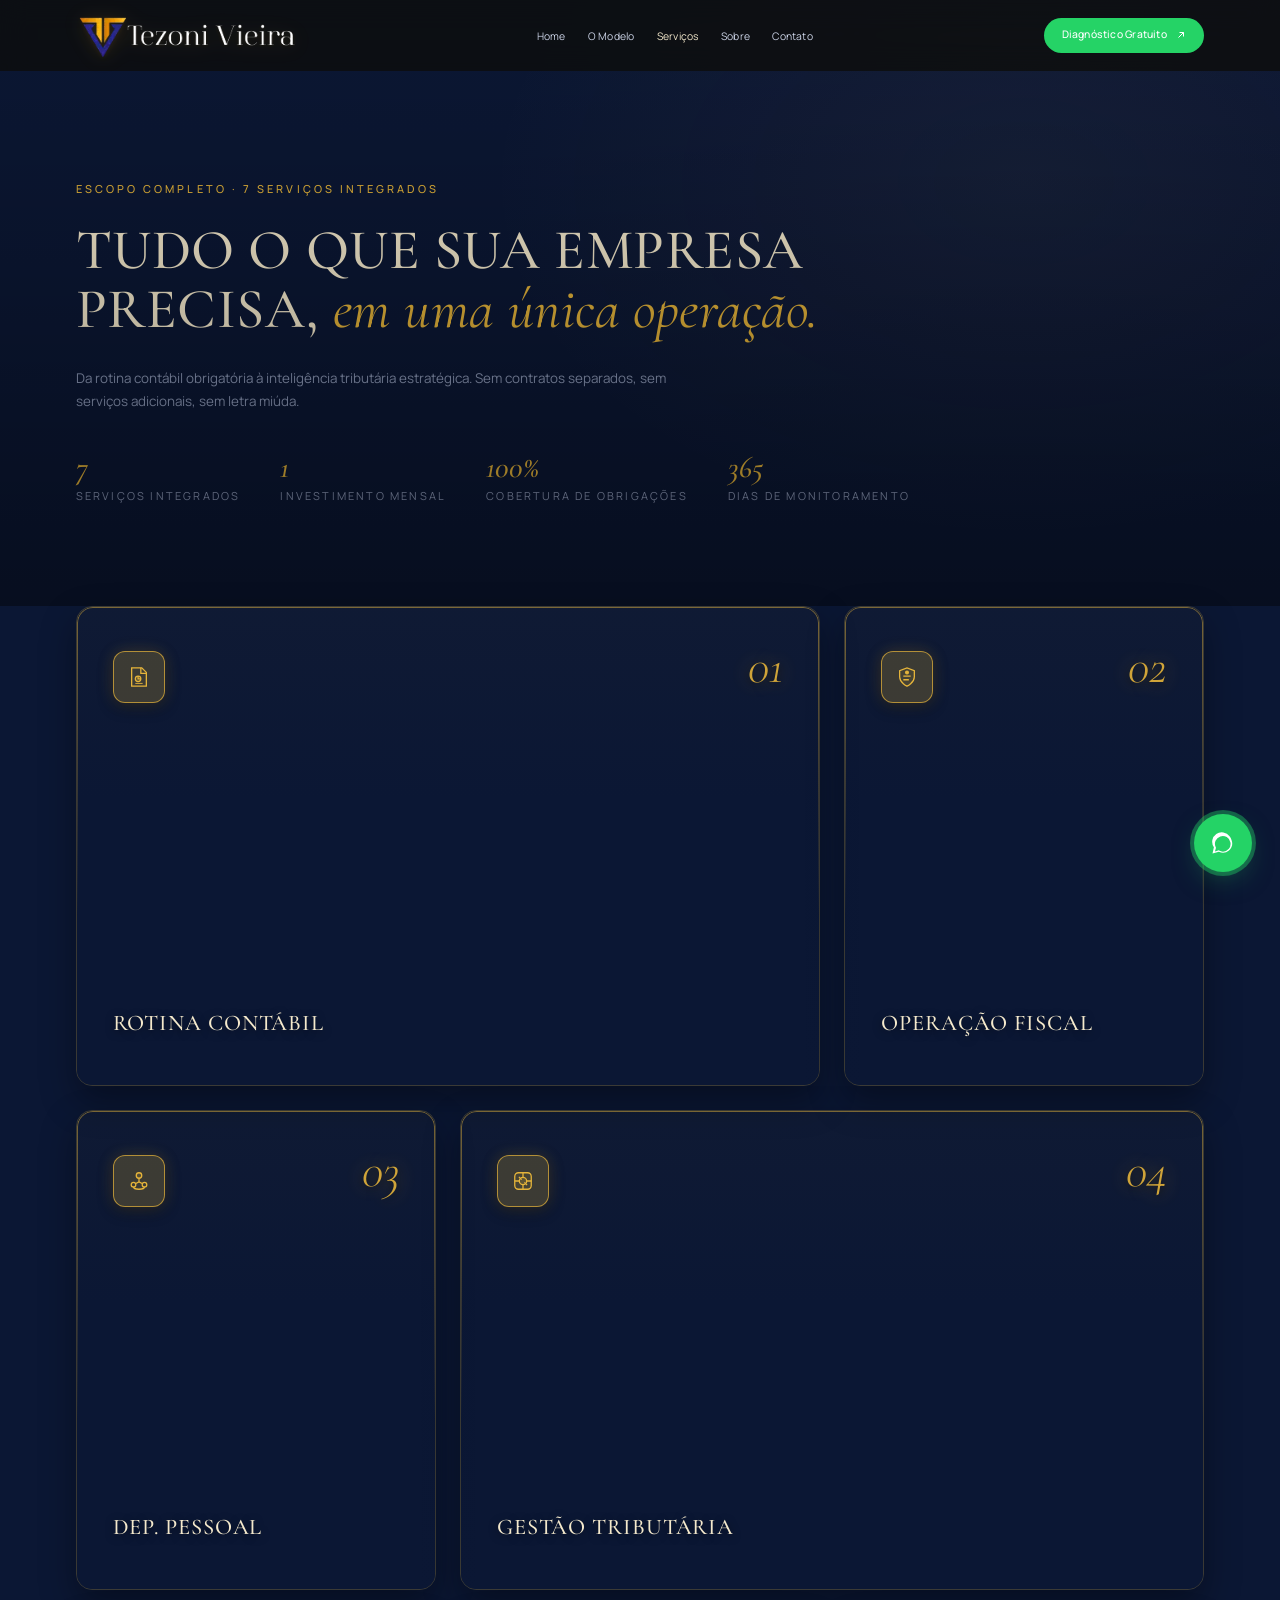
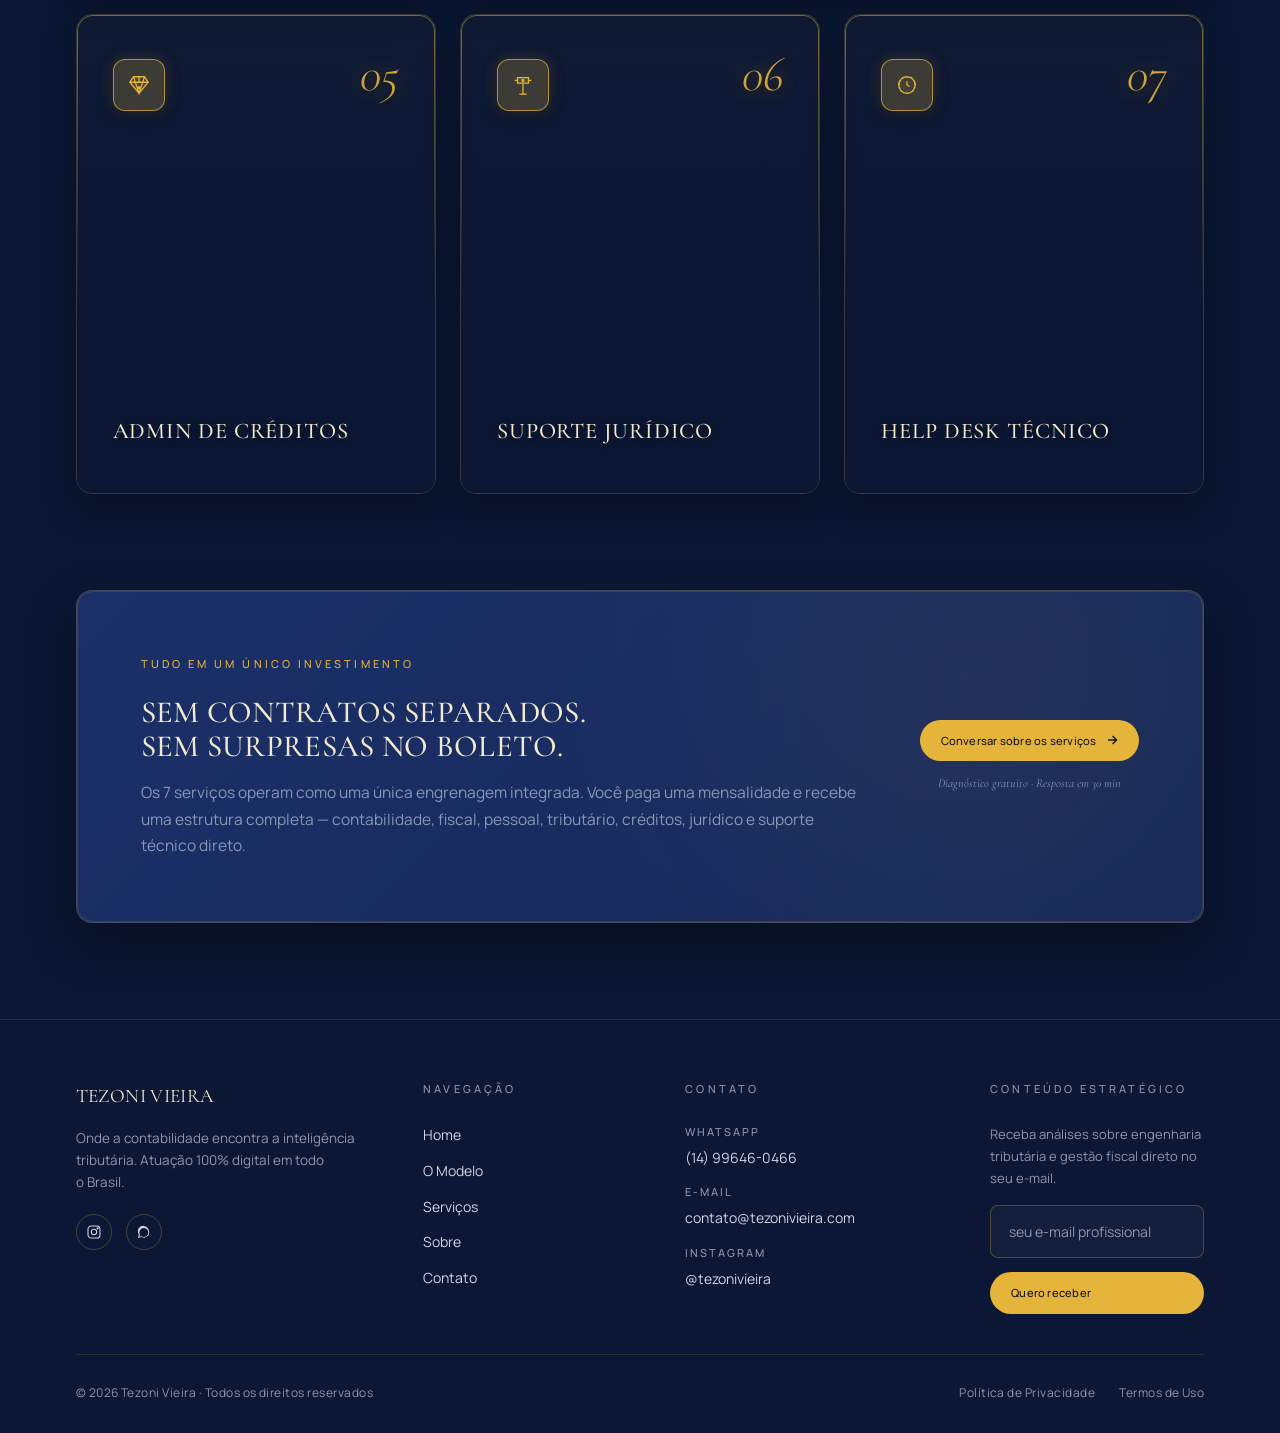
<file: servicos.html>
<!doctype html>
<html lang="pt-BR">
<head>
<!-- Google Tag Manager -->
<script>(function(w,d,s,l,i){w[l]=w[l]||[];w[l].push({'gtm.start':
new Date().getTime(),event:'gtm.js'});var f=d.getElementsByTagName(s)[0],
j=d.createElement(s),dl=l!='dataLayer'?'&l='+l:'';j.async=true;j.src=
'https://www.googletagmanager.com/gtm.js?id='+i+dl;f.parentNode.insertBefore(j,f);
})(window,document,'script','dataLayer','GTM-M9VPGPZN');</script>
<!-- End Google Tag Manager -->
<meta charset="utf-8">
<meta name="viewport" content="width=device-width,initial-scale=1">
<title>Serviços | Tezoni Vieira — Contabilidade Completa</title>
<meta name="description" content="Rotina contábil, fiscal, pessoal, gestão tributária, créditos e jurídico consultivo. Tudo em um único investimento mensal.">
<link rel="preconnect" href="https://fonts.googleapis.com">
<link rel="preconnect" href="https://fonts.gstatic.com" crossorigin>
<link rel="stylesheet" href="styles.min.css">
<link href="https://fonts.googleapis.com/css2?family=Cormorant+Garamond:ital,wght@0,400;0,500;0,700;1,400&family=Manrope:wght@400;500;700&display=swap" rel="stylesheet">
<style>
/* ── Serviços page styles ── */
.sv-hero-stats{display:flex;gap:40px;margin-top:40px;flex-wrap:wrap}
.sv-stat{display:flex;flex-direction:column;gap:4px}
.sv-stat strong{font-family:'Cormorant Garamond',serif;font-size:2.4rem;color:var(--tan);font-weight:500;font-style:italic;line-height:1}
.sv-stat span{font-size:11px;letter-spacing:0.2em;text-transform:uppercase;color:var(--text-soft)}

/* ── Service cards grid ── */
.sv-grid {
  display: grid;
  grid-template-columns: repeat(3, 1fr);
  gap: 24px;
  margin-top: 0;
}
.sv-card {
  position: relative;
  border-radius: 16px;
  overflow: hidden;
  height: 480px; /* Altura fixa premium para solidez visual */
  cursor: pointer;
  display: flex;
  flex-direction: column;
  border: 1px solid rgba(229, 180, 58, 0.22); /* Borda dourada sutil, porém mais definida */
  box-shadow: 0 15px 35px rgba(0, 0, 0, 0.35);
  transition: all 0.5s cubic-bezier(0.25, 0.8, 0.25, 1);
}
.sv-card::before {
  content: "";
  position: absolute;
  inset: 0;
  border-radius: 16px;
  padding: 1px;
  background: linear-gradient(180deg, rgba(229,180,58,0.5), transparent 65%); /* Borda brilhante superior intensificada */
  -webkit-mask: linear-gradient(#fff 0 0) content-box, linear-gradient(#fff 0 0);
  -webkit-mask-composite: xor;
  mask-composite: exclude;
  pointer-events: none;
  z-index: 4;
}
/* Card de largura dupla para o Bento Grid */
.sv-card.sv-card--double {
  grid-column: span 2;
}
.sv-bg {
  position: absolute;
  inset: 0;
  background-size: cover;
  background-position: center;
  transition: transform 0.8s cubic-bezier(0.25, 0.8, 0.25, 1), filter 0.8s ease;
  filter: grayscale(15%) brightness(0.52) contrast(1.05); /* Traz muito mais cor, contraste e vida ao estado inicial */
  z-index: 1;
}
.sv-card:hover .sv-bg {
  transform: scale(1.06);
  filter: grayscale(0%) brightness(0.72) contrast(1.1); /* Cores radiantes e nitidez máxima ao passar o mouse */
}
.sv-overlay {
  position: absolute;
  inset: 0;
  background: linear-gradient(to top, rgba(11,23,52,0.92) 0%, rgba(11,23,52,0.4) 60%, rgba(229,180,58,0.02) 100%); /* Gradiente mais translúcido com leve toque dourado no topo */
  display: flex;
  flex-direction: column;
  padding: 44px 36px;
  transition: background 0.4s, border-color 0.4s;
  z-index: 2;
  pointer-events: none;
}
.sv-card:hover .sv-overlay {
  background: linear-gradient(to top, rgba(11,23,52,0.97) 0%, rgba(11,23,52,0.55) 50%, transparent 100%);
}
.sv-card:hover {
  transform: translateY(-8px);
  border-color: rgba(229, 180, 58, 0.55); /* Borda reluzente ao passar o mouse */
  box-shadow: 0 20px 45px rgba(0, 0, 0, 0.55), 0 0 24px rgba(229, 180, 58, 0.15);
}
.sv-card-num {
  font-family: 'Cormorant Garamond', serif;
  font-size: 3.8rem;
  font-style: italic;
  font-weight: 300;
  color: var(--tan);
  opacity: 0.9;
  line-height: 1;
  margin-bottom: 0;
  position: absolute;
  top: 36px;
  right: 36px;
  transition: all 0.4s ease;
  z-index: 3;
  text-shadow: 0 0 20px rgba(229, 180, 58, 0.5), 0 2px 8px rgba(0,0,0,0.8);
}
.sv-card:hover .sv-card-num {
  opacity: 1;
  transform: scale(1.08);
  text-shadow: 0 0 30px rgba(229, 180, 58, 0.85), 0 0 12px rgba(229, 180, 58, 0.5), 0 2px 8px rgba(0,0,0,0.9);
}
.sv-card-icon {
  width: 52px;
  height: 52px;
  border: 1.5px solid rgba(229, 180, 58, 0.7);
  border-radius: 12px;
  display: grid;
  place-items: center;
  color: var(--tan);
  margin-bottom: auto;
  background: rgba(229, 180, 58, 0.22);
  transition: all 0.4s ease;
  box-shadow: 0 0 16px rgba(229,180,58,0.2), 0 4px 15px rgba(0,0,0,0.4);
}
.sv-card:hover .sv-card-icon {
  background: rgba(229, 180, 58, 0.38);
  border-color: var(--tan);
  color: #fff;
  box-shadow: 0 0 28px rgba(229, 180, 58, 0.7), 0 0 8px rgba(229, 180, 58, 0.4);
}
.sv-card h3 {
  font-family: 'Cormorant Garamond', serif;
  font-size: 1.75rem;
  color: var(--cream);
  text-transform: uppercase;
  letter-spacing: 0.04em;
  margin-bottom: 4px;
  font-weight: 500;
  text-shadow: 0 2px 8px rgba(0,0,0,0.6);
}
.sv-text-wrap {
  max-height: 0;
  opacity: 0;
  overflow: hidden;
  transition: max-height 0.6s cubic-bezier(0.25, 0.8, 0.25, 1), opacity 0.6s ease, margin-top 0.6s ease;
}
.sv-card:hover .sv-text-wrap {
  max-height: 220px;
  opacity: 1;
  margin-top: 16px;
}
.sv-card p {
  font-size: 14.5px;
  color: var(--text);
  line-height: 1.65;
  margin: 0;
  text-shadow: 0 1px 3px rgba(0,0,0,0.5);
}
.sv-card .sv-tag {
  display: inline-block;
  margin-top: 18px;
  padding: 4px 14px;
  border-radius: 999px;
  border: 1px solid rgba(229, 180, 58, 0.4);
  background: rgba(229, 180, 58, 0.06);
  font-size: 10.5px;
  letter-spacing: 0.16em;
  text-transform: uppercase;
  color: var(--tan);
  transition: all 0.3s ease;
}
.sv-card:hover .sv-tag {
  border-color: var(--tan);
  background: rgba(229, 180, 58, 0.15);
  color: var(--cream);
}

/* ── Value banner ── */
.sv-banner{
  margin:96px 0 0;
  background:
    radial-gradient(circle 600px at 80% 30%, rgba(229,180,58,0.06), transparent 70%),
    linear-gradient(135deg, var(--bg-card-2), var(--bg-card));
  border:1px solid rgba(229, 180, 58, 0.2);
  border-radius:16px;
  padding:64px;
  display:grid;grid-template-columns:1fr auto;gap:48px;align-items:center;
  position:relative;overflow:hidden;
  box-shadow: 0 20px 50px rgba(0,0,0,0.4);
}
.sv-banner::before{
  content:"";position:absolute;inset:0;border-radius:16px;
  border:1px solid rgba(229,180,58,0.15);pointer-events:none;
}
.sv-banner h2{font-size:clamp(1.8rem,3vw,2.4rem);margin-bottom:16px;font-family:'Cormorant Garamond',serif}
.sv-banner p{color:var(--text-soft);font-size:15.5px;margin:0;line-height:1.7}
.sv-banner-cta{display:flex;flex-direction:column;gap:12px;text-align:center;flex:0 0 auto}
.sv-banner-note{font-size:12px;color:var(--text-soft);font-style:italic;font-family:'Cormorant Garamond',serif}

@media(max-width:820px){
  .sv-banner{grid-template-columns:1fr;gap:28px;padding:40px 24px;border-radius:12px}
  .sv-banner::before{border-radius:12px}
  .sv-grid{grid-template-columns:1fr;gap:20px}
  .sv-hero-stats{gap:24px}
  .sv-card{height:380px}
  .sv-card.sv-card--double { grid-column: auto; }
  .sv-text-wrap{max-height:220px;opacity:1;margin-top:16px;}
  .sv-card-num{opacity:0.6;font-size:3rem;top:28px;right:28px}
  .sv-overlay{padding:36px 28px}
}
</style>
</head>
<body>
<!-- Google Tag Manager (noscript) -->
<noscript><iframe src="https://www.googletagmanager.com/ns.html?id=GTM-M9VPGPZN"
height="0" width="0" style="display:none;visibility:hidden"></iframe></noscript>
<!-- End Google Tag Manager (noscript) -->

<header class="site-header" id="siteHeader">
  <div class="container nav">
    <a class="brand brand-mark" href="index.html" aria-label="Tezoni Vieira">
      <img src="images/logo_premium.webp" alt="Tezoni Vieira" class="brand-logo brand-logo-premium" width="280" height="78">
    </a>
    <nav><ul class="nav-links">
      <li><a href="index.html">Home</a></li>
      <li><a href="o-modelo.html">O Modelo</a></li>
      <li><a href="servicos.html" class="active">Serviços</a></li>
      <li><a href="sobre.html">Sobre</a></li>
      <li><a href="contato.html">Contato</a></li>
    </ul></nav>
    <div class="nav-cta">
      <a class="btn btn-whatsapp" href="https://wa.me/5514996460466?text=Ol%C3%A1%2C%20vi%20seu%20site%20no%20Google.%20Gostaria%20de%20mais%20informa%C3%A7%C3%B5es." target="_blank" rel="noopener">
        <span>Diagnóstico Gratuito</span>
        <svg class="btn-arrow" width="12" height="12" viewBox="0 0 24 24" fill="none" stroke="currentColor" stroke-width="2"><path d="M7 17L17 7M9 7h8v8"/></svg>
      </a>
      <button class="menu-toggle" aria-label="Menu"><span></span></button>
    </div>
  </div>
</header>

<!-- HERO -->
<section class="hero" style="padding-top:180px;padding-bottom:100px">
  <div class="container">
    <div style="max-width:860px">
      <span class="eyebrow">Escopo completo · 7 serviços integrados</span>
      <h1>Tudo o que sua empresa precisa, <em class="accent">em uma única operação.</em></h1>
      <p class="lead" style="margin-top:24px;max-width:620px">Da rotina contábil obrigatória à inteligência tributária estratégica. Sem contratos separados, sem serviços adicionais, sem letra miúda.</p>
      <div class="sv-hero-stats">
        <div class="sv-stat"><strong>7</strong><span>Serviços integrados</span></div>
        <div class="sv-stat"><strong>1</strong><span>Investimento mensal</span></div>
        <div class="sv-stat"><strong>100%</strong><span>Cobertura de obrigações</span></div>
        <div class="sv-stat"><strong>365</strong><span>Dias de monitoramento</span></div>
      </div>
    </div>
  </div>
</section>

<!-- SERVIÇOS INTERATIVOS -->
<section class="section" style="padding-top:0">
  <div class="container">
    <div class="sv-grid" id="svGrid">

      <!-- Card 01 (Largura dupla no desktop - Bento Grid) -->
      <div class="sv-card sv-card--double">
        <div class="sv-bg" style="background-image:url('https://images.unsplash.com/photo-1554224155-6726b3ff858f?q=80&w=800&auto=format&fit=crop')"></div>
        <div class="sv-overlay">
          <div class="sv-card-num">01</div>
          <div class="sv-card-icon">
            <svg width="22" height="22" viewBox="0 0 24 24" fill="none" stroke="currentColor" stroke-width="1.4">
              <path d="M4 2H15L20 7V22H4V2Z" />
              <path d="M14 2V8H20" />
              <circle cx="11" cy="14" r="3" fill="rgba(229,180,58,0.12)" />
              <path d="M11 11V14H14" />
              <line x1="8" y1="19" x2="16" y2="19" stroke-width="1" />
            </svg>
          </div>
          <h3>Rotina Contábil</h3>
          <div class="sv-text-wrap">
            <p>A base técnica sólida que sustenta cada decisão estratégica da sua empresa. Escrituração completa, conciliações concisas e demonstrativos de alta clareza para a gestão.</p>
            <span class="sv-tag">Fundação Corporativa</span>
          </div>
        </div>
      </div>

      <!-- Card 02 -->
      <div class="sv-card">
        <div class="sv-bg" style="background-image:url('https://images.unsplash.com/photo-1454165804606-c3d57bc86b40?q=80&w=800&auto=format&fit=crop')"></div>
        <div class="sv-overlay">
          <div class="sv-card-num">02</div>
          <div class="sv-card-icon">
            <svg width="22" height="22" viewBox="0 0 24 24" fill="none" stroke="currentColor" stroke-width="1.4">
              <path d="M12 22C12 22 20 18 20 12V5L12 2L4 5V12C4 18 12 22 12 22Z" fill="rgba(229,180,58,0.06)" />
              <path d="M8 11H16" />
              <path d="M8 15H14" />
              <circle cx="12" cy="7" r="1.5" fill="currentColor" />
            </svg>
          </div>
          <h3>Operação Fiscal</h3>
          <div class="sv-text-wrap">
            <p>Apuração de tributos federais, estaduais e municipais com total segurança e precisão fiscal.</p>
            <span class="sv-tag">Compliance Total</span>
          </div>
        </div>
      </div>

      <!-- Card 03 -->
      <div class="sv-card">
        <div class="sv-bg" style="background-image:url('https://images.unsplash.com/photo-1522071820081-009f0129c71c?q=80&w=800&auto=format&fit=crop')"></div>
        <div class="sv-overlay">
          <div class="sv-card-num">03</div>
          <div class="sv-card-icon">
            <svg width="22" height="22" viewBox="0 0 24 24" fill="none" stroke="currentColor" stroke-width="1.4">
              <circle cx="12" cy="6" r="3" fill="rgba(229,180,58,0.15)" />
              <circle cx="6" cy="16" r="2.5" />
              <circle cx="18" cy="16" r="2.5" />
              <path d="M12 9V13M12 13L8 15M12 13L16 15" />
              <path d="M6 18.5C6 18.5 6 21 12 21C18 21 18 18.5 18 18.5" />
            </svg>
          </div>
          <h3>Dep. Pessoal</h3>
          <div class="sv-text-wrap">
            <p>Toda a operação trabalhista, encargos e eSocial em mãos de especialistas sem riscos ocultos.</p>
            <span class="sv-tag">Trabalhista</span>
          </div>
        </div>
      </div>

      <!-- Card 04 (Largura dupla no desktop - Bento Grid) -->
      <div class="sv-card sv-card--double">
        <div class="sv-bg" style="background-image:url('https://images.unsplash.com/photo-1551288049-bebda4e38f71?q=80&w=800&auto=format&fit=crop')"></div>
        <div class="sv-overlay">
          <div class="sv-card-num">04</div>
          <div class="sv-card-icon">
            <svg width="22" height="22" viewBox="0 0 24 24" fill="none" stroke="currentColor" stroke-width="1.4">
              <rect x="3" y="3" width="18" height="18" rx="4" fill="rgba(229,180,58,0.06)" />
              <circle cx="12" cy="12" r="4" fill="rgba(229,180,58,0.15)" />
              <path d="M12 3V8M12 16V21M3 12H8M16 12H21" />
              <path d="M7.5 7.5L10.5 10.5M13.5 13.5L16.5 16.5" />
            </svg>
          </div>
          <h3>Gestão Tributária</h3>
          <div class="sv-text-wrap">
            <p>Onde a maioria das contabilidades para, é exatamente onde nós começamos. Engenharia tributária proativa com simulações constantes e planejamento dinâmico.</p>
            <span class="sv-tag">Estratégica & Ativa</span>
          </div>
        </div>
      </div>

      <!-- Card 05 -->
      <div class="sv-card">
        <div class="sv-bg" style="background-image:url('https://images.unsplash.com/photo-1554224155-8d04cb21cd6c?q=80&w=800&auto=format&fit=crop')"></div>
        <div class="sv-overlay">
          <div class="sv-card-num">05</div>
          <div class="sv-card-icon">
            <svg width="22" height="22" viewBox="0 0 24 24" fill="none" stroke="currentColor" stroke-width="1.4">
              <path d="M6 3H18L22 9L12 21L2 9L6 3Z" fill="rgba(229,180,58,0.08)" />
              <path d="M2 9H22M6 3L12 21L18 3M12 3V9" />
              <circle cx="12" cy="15" r="2" fill="currentColor" stroke="none" />
            </svg>
          </div>
          <h3>Admin de Créditos</h3>
          <div class="sv-text-wrap">
            <p>Análise cirúrgica da sua operação tributária para identificar e recuperar créditos não aproveitados legitimamente.</p>
            <span class="sv-tag">Recuperação Fiscal</span>
          </div>
        </div>
      </div>

      <!-- Card 06 -->
      <div class="sv-card">
        <div class="sv-bg" style="background-image:url('https://images.unsplash.com/photo-1450101499163-c8848c66ca85?q=80&w=800&auto=format&fit=crop')"></div>
        <div class="sv-overlay">
          <div class="sv-card-num">06</div>
          <div class="sv-card-icon">
            <svg width="22" height="22" viewBox="0 0 24 24" fill="none" stroke="currentColor" stroke-width="1.4">
              <path d="M6 4H18V10H6V4Z" fill="rgba(229,180,58,0.12)" />
              <path d="M12 10V22M8 22H16M3 7H6M18 7H21" />
              <circle cx="12" cy="7" r="1" fill="currentColor" />
            </svg>
          </div>
          <h3>Suporte Jurídico</h3>
          <div class="sv-text-wrap">
            <p>Cada estratégia e posicionamento fiscal sustentado por um parecer e respaldo legal irrefutáveis.</p>
            <span class="sv-tag">Segurança Preventiva</span>
          </div>
        </div>
      </div>

      <!-- Card 07 -->
      <div class="sv-card">
        <div class="sv-bg" style="background-image:url('https://images.unsplash.com/photo-1600880292203-757bb62b4baf?q=80&w=800&auto=format&fit=crop')"></div>
        <div class="sv-overlay">
          <div class="sv-card-num">07</div>
          <div class="sv-card-icon">
            <svg width="22" height="22" viewBox="0 0 24 24" fill="none" stroke="currentColor" stroke-width="1.4">
              <circle cx="12" cy="12" r="9" fill="rgba(229,180,58,0.05)" />
              <path d="M12 8V12L15 14" />
              <path d="M8 3.5C5 5.5 3.5 8.5 3.5 12C3.5 15.5 5 18.5 8 20.5" stroke-dasharray="2 2" />
              <path d="M16 3.5C19 5.5 20.5 8.5 20.5 12C20.5 15.5 19 18.5 16 20.5" stroke-dasharray="2 2" />
            </svg>
          </div>
          <h3>Help Desk Técnico</h3>
          <div class="sv-text-wrap">
            <p>Canal exclusivo e direto com a equipe técnica responsável pelo seu CNPJ. Sem filas, sem intermediários.</p>
            <span class="sv-tag">Atendimento VIP</span>
          </div>
        </div>
      </div>

    </div>

    <!-- Value banner -->
    <div class="sv-banner reveal">
      <div>
        <span class="eyebrow">Tudo em um único investimento</span>
        <h2>Sem contratos separados.<br>Sem surpresas no boleto.</h2>
        <p>Os 7 serviços operam como uma única engrenagem integrada. Você paga uma mensalidade e recebe uma estrutura completa — contabilidade, fiscal, pessoal, tributário, créditos, jurídico e suporte técnico direto.</p>
      </div>
      <div class="sv-banner-cta">
        <a class="btn btn-tan" href="https://wa.me/5514996460466?text=Ol%C3%A1%2C%20vi%20seu%20site%20no%20Google.%20Gostaria%20de%20mais%20informa%C3%A7%C3%B5es." target="_blank" rel="noopener"><span>Conversar sobre os serviços</span><svg class="btn-arrow" width="14" height="14" viewBox="0 0 24 24" fill="none" stroke="currentColor" stroke-width="2.5"><path d="M5 12h14M13 5l7 7-7 7"/></svg></a>
        <span class="sv-banner-note">Diagnóstico gratuito · Resposta em 30 min</span>
      </div>
    </div>

  </div>
</section>

<footer class="footer">
  <div class="container">
    <div class="footer-grid">
      <div class="footer-brand">
        <span class="name">Tezoni Vieira</span>
        <p>Onde a contabilidade encontra a inteligência tributária. Atuação 100% digital em todo o Brasil.</p>
        <div class="footer-social">
          <a href="https://instagram.com/tezonivieira" target="_blank" rel="noopener" aria-label="Instagram"><svg viewBox="0 0 24 24" fill="none" stroke="currentColor" stroke-width="1.6"><rect x="3" y="3" width="18" height="18" rx="5"/><circle cx="12" cy="12" r="4"/><circle cx="17.5" cy="6.5" r="0.8" fill="currentColor"/></svg></a>
          <a href="https://wa.me/5514996460466?text=Ol%C3%A1%2C%20vi%20seu%20site%20no%20Google.%20Gostaria%20de%20mais%20informa%C3%A7%C3%B5es." target="_blank" rel="noopener" aria-label="WhatsApp"><svg viewBox="0 0 24 24" fill="currentColor"><path d="M17.6 6.3A8 8 0 0 0 4.2 15.6L3 21l5.5-1.4a8 8 0 0 0 11-9.6 8 8 0 0 0-1.9-3.7zM12 19.4a6.6 6.6 0 0 1-3.4-1l-.2-.1-3.3.9.9-3.2-.2-.3a6.7 6.7 0 1 1 6.2 3.7z"/></svg></a>
        </div>
      </div>
      <div>
        <h4>Navegação</h4>
        <ul>
          <li><a href="index.html">Home</a></li>
          <li><a href="o-modelo.html">O Modelo</a></li>
          <li><a href="servicos.html">Serviços</a></li>
          <li><a href="sobre.html">Sobre</a></li>
          <li><a href="contato.html">Contato</a></li>
        </ul>
      </div>
      <div class="footer-contact">
        <h4>Contato</h4>
        <div><strong>WhatsApp</strong>(14) 99646-0466</div>
        <div><strong>E-mail</strong>contato@tezonivieira.com</div>
        <div><strong>Instagram</strong>@tezonivieira</div>
      </div>
      <div class="footer-form">
        <h4>Conteúdo estratégico</h4>
        <p style="font-size:13px;color:var(--text-soft);margin-bottom:16px">Receba análises sobre engenharia tributária e gestão fiscal direto no seu e-mail.</p>
        <form class="brasil-form" onsubmit="event.preventDefault();this.querySelector('button').textContent='Inscrito ✓'">
          <input type="email" placeholder="seu e-mail profissional" required>
          <button class="btn btn-tan" type="submit">Quero receber</button>
        </form>
      </div>
    </div>
    <div class="footer-bottom">
      <span>© 2026 Tezoni Vieira · Todos os direitos reservados</span>
      <div style="display:flex;gap:24px"><a href="#">Política de Privacidade</a><a href="#">Termos de Uso</a></div>
    </div>
  </div>
</footer>

<a class="wa-float" href="https://wa.me/5514996460466?text=Ol%C3%A1%2C%20vi%20seu%20site%20no%20Google.%20Gostaria%20de%20mais%20informa%C3%A7%C3%B5es." target="_blank" rel="noopener" aria-label="WhatsApp"><svg viewBox="0 0 24 24" fill="currentColor"><path d="M17.6 6.3A8 8 0 0 0 4.2 15.6L3 21l5.5-1.4a8 8 0 0 0 11-9.6 8 8 0 0 0-1.9-3.7zM12 19.4a6.6 6.6 0 0 1-3.4-1l-.2-.1-3.3.9.9-3.2-.2-.3a6.7 6.7 0 1 1 6.2 3.7z"/></svg></a>

<script>
const header=document.getElementById('siteHeader');
window.addEventListener('scroll',()=>header.classList.toggle('scrolled',window.scrollY>20));

// Reveal on scroll
const reveals=document.querySelectorAll('.reveal');
const obs=new IntersectionObserver(es=>es.forEach(e=>{if(e.isIntersecting)e.target.classList.add('in')}),{threshold:.15});
reveals.forEach(r=>obs.observe(r));
</script>

</body>
</html>
</file>
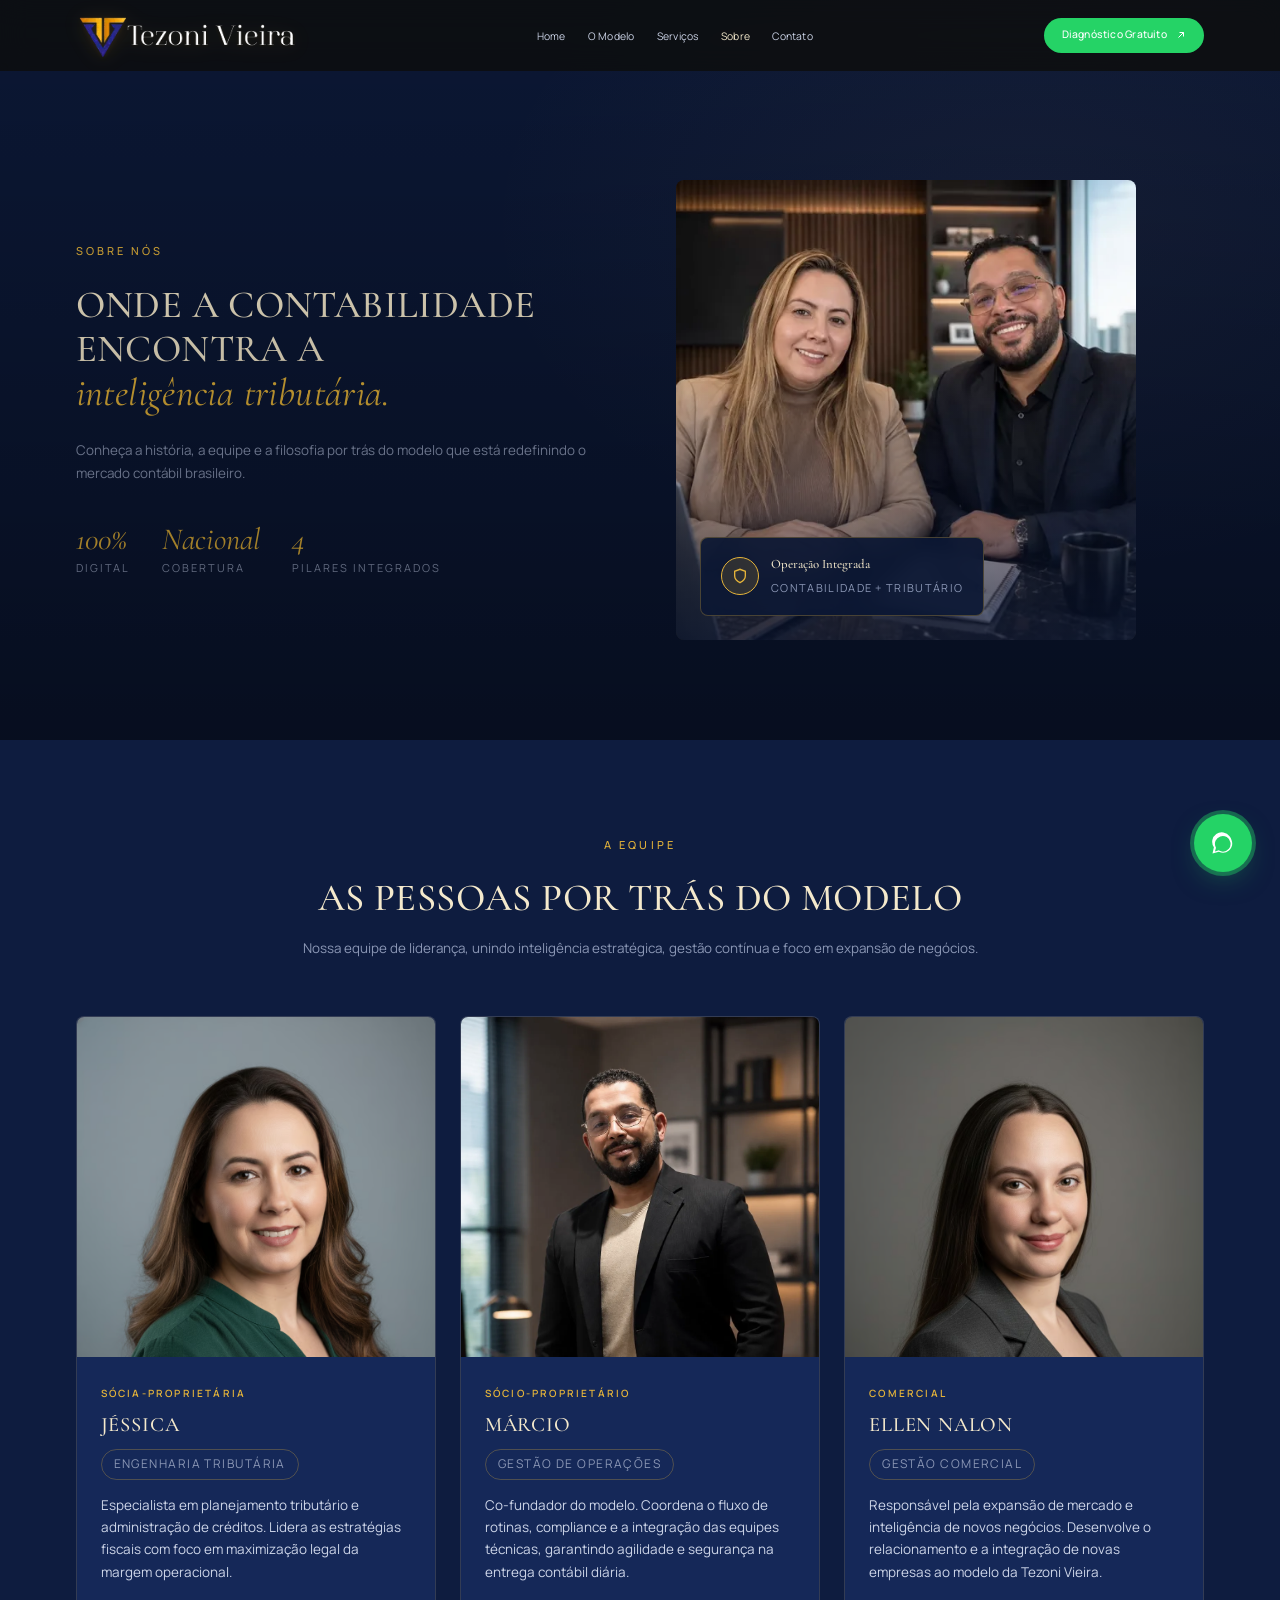
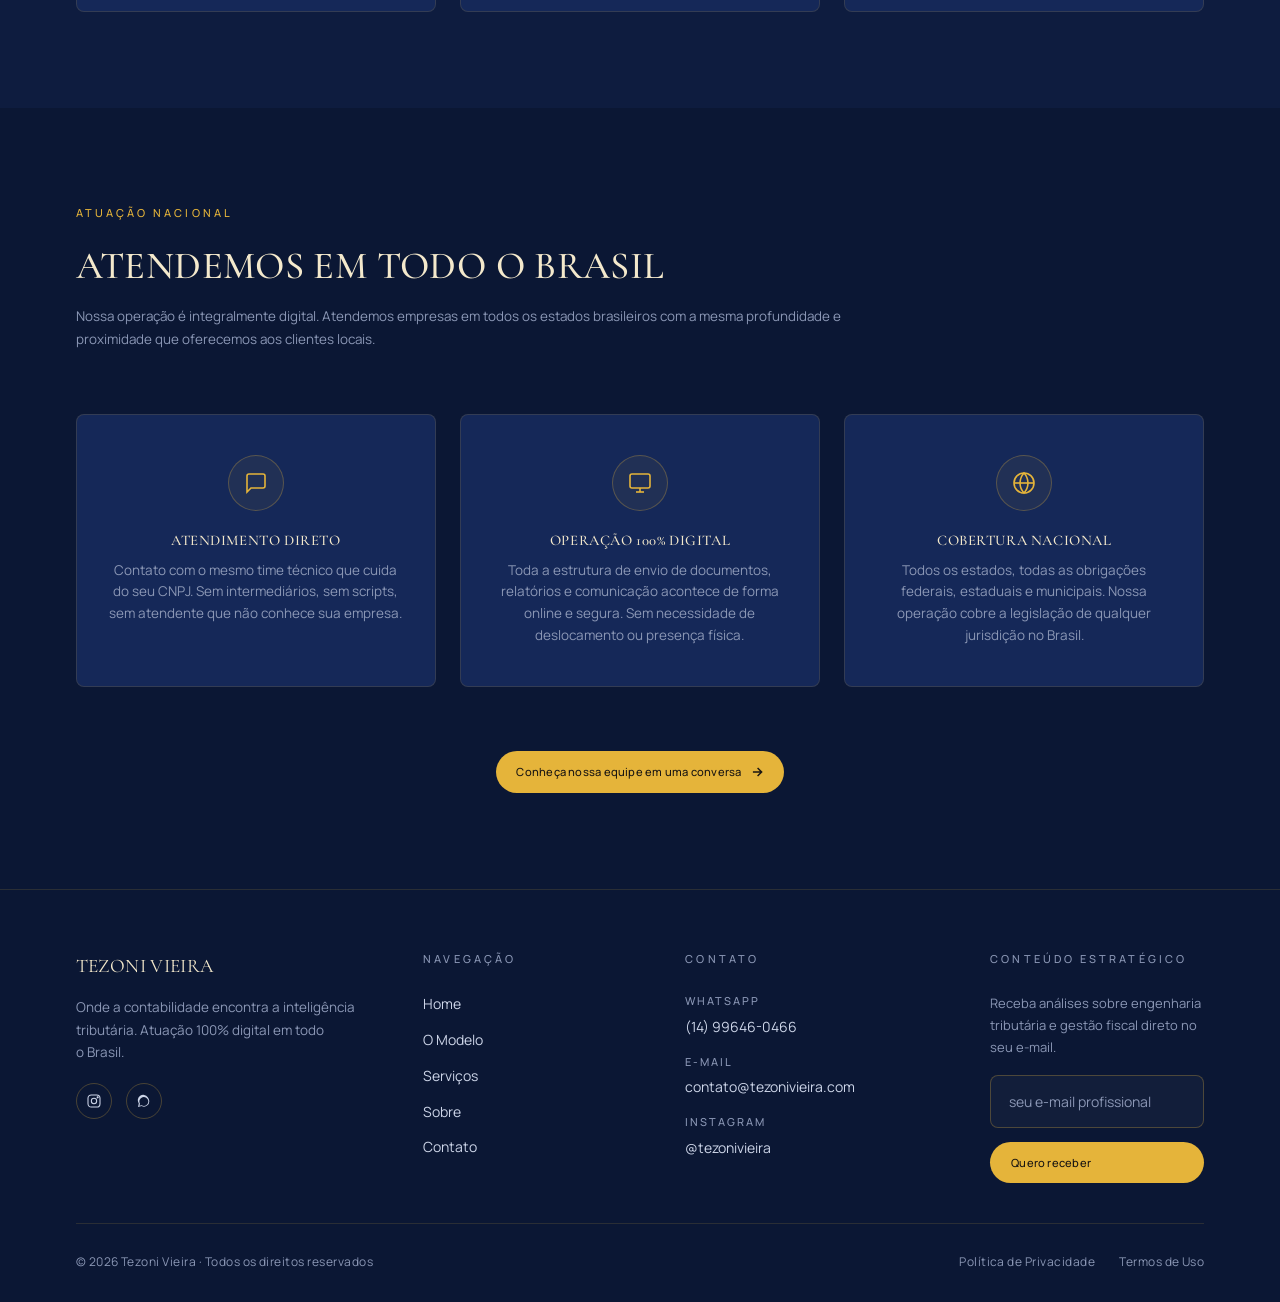
<file: sobre.html>
<!doctype html>
<html lang="pt-BR">
<head>
<!-- Google Tag Manager -->
<script>(function(w,d,s,l,i){w[l]=w[l]||[];w[l].push({'gtm.start':
new Date().getTime(),event:'gtm.js'});var f=d.getElementsByTagName(s)[0],
j=d.createElement(s),dl=l!='dataLayer'?'&l='+l:'';j.async=true;j.src=
'https://www.googletagmanager.com/gtm.js?id='+i+dl;f.parentNode.insertBefore(j,f);
})(window,document,'script','dataLayer','GTM-M9VPGPZN');</script>
<!-- End Google Tag Manager -->
<meta charset="utf-8">
<meta name="viewport" content="width=device-width,initial-scale=1">
<title>Sobre a Tezoni Vieira | Quem Somos</title>
<meta name="description" content="Conheça a Tezoni Vieira, escritório que une contabilidade e engenharia tributária em uma única estrutura. Atuação nacional, atendimento direto.">
<link rel="preconnect" href="https://fonts.googleapis.com">
<link rel="preconnect" href="https://fonts.gstatic.com" crossorigin>
<link rel="stylesheet" href="styles.min.css">
<link href="https://fonts.googleapis.com/css2?family=Cormorant+Garamond:ital,wght@0,400;0,500;0,700;1,400&family=Manrope:wght@400;500;700&display=swap" rel="stylesheet">
<style>
/* ── Sobre page styles ── */

/* Hero split */
.sobre-hero-grid{
  display:grid;grid-template-columns:1fr 1fr;gap:72px;align-items:center;
}
.sobre-hero-visual{
  position:relative;
}
.sobre-img-wrap{
  position:relative;border-radius:8px;overflow:hidden;
  aspect-ratio:4/5;
}
.sobre-img-wrap img{
  width:100%;height:100%;object-fit:cover;
  filter:grayscale(10%);
}
.sobre-img-wrap::after{
  content:"";position:absolute;inset:0;
  background:linear-gradient(to bottom, transparent 40%, rgba(11,23,52,0.7) 100%);
}
.sobre-img-frame{
  position:absolute;top:-12px;right:-12px;
  width:60%;height:60%;
  border-top:2px solid var(--tan);
  border-right:2px solid var(--tan);
  border-top-right-radius:8px;
  pointer-events:none;
}
.sobre-img-badge{
  position:absolute;bottom:24px;left:24px;z-index:2;
  background:rgba(11,23,52,0.92);
  backdrop-filter:blur(10px);
  border:1px solid var(--line-2);
  border-radius:8px;
  padding:16px 20px;
  display:flex;gap:12px;align-items:center;
}
.sobre-img-badge .ib-dot{
  width:38px;height:38px;border-radius:50%;
  background:rgba(229,180,58,0.15);border:1px solid var(--tan);
  color:var(--tan);display:grid;place-items:center;flex:0 0 38px;
}
.sobre-img-badge .ib-text strong{
  display:block;font-family:'Cormorant Garamond',serif;
  color:var(--cream);font-size:1rem;font-weight:500;margin-bottom:2px;
}
.sobre-img-badge .ib-text span{
  font-size:11px;color:var(--text-soft);letter-spacing:0.12em;text-transform:uppercase;
}

/* Ajustes da HERO a pedido do usuário (menor e mais contida) */
.sobre-hero-grid h1 {
  font-size: clamp(1.8rem, 3.2vw, 3rem);
  line-height: 1.15;
  margin-bottom: 16px;
}
.sobre-img-wrap {
  aspect-ratio: 1/1;
  max-height: 460px;
}


/* Historia Tabs */
.hist-grid{
  display:grid;grid-template-columns:1fr 2fr;gap:64px;align-items:start;margin-top:56px;
}
.hist-tabs{
  display:flex;flex-direction:column;gap:12px;
  position:sticky;top:120px;
}
.hist-tab{
  padding:16px 24px;
  background:var(--bg-card);
  border:1px solid var(--line);
  border-radius:8px;
  color:var(--text-soft);
  text-align:left;cursor:pointer;
  transition:all .3s;
  font-family:'Cormorant Garamond',serif;
  font-size:1.3rem;font-weight:500;
}
.hist-tab:hover{background:var(--bg-card-2);color:var(--cream)}
.hist-tab.active{
  background:var(--tan);color:#1a1612;
  border-color:var(--tan);
}
.hist-content{display:none;animation:fadeIn .4s ease}
.hist-content.active{display:block}
.hist-content p{
  font-size:16px;color:var(--text);line-height:1.8;margin-bottom:1.4em;
}
.hist-content .highlight-box{
  padding:24px 32px;
  background:rgba(229,180,58,0.05);
  border-left:2px solid var(--tan);
  margin-top:32px;
}

/* Filosofia Visual Cards */
.filosofia-grid{
  display:grid;grid-template-columns:repeat(3,1fr);gap:16px;
  margin-top:56px;
}
.filo-card{
  position:relative;
  border-radius:12px;overflow:hidden;
  aspect-ratio:3/4;
  cursor:pointer;
}
.filo-bg{
  position:absolute;inset:0;
  background-size:cover;background-position:center;
  transition:transform .7s ease, filter .7s ease;
  filter:grayscale(60%);
}
.filo-card:hover .filo-bg{
  transform:scale(1.08);filter:grayscale(0%);
}
.filo-overlay{
  position:absolute;inset:0;
  background:linear-gradient(to top, rgba(11,23,52,0.95) 0%, rgba(11,23,52,0.4) 60%, rgba(11,23,52,0.1) 100%);
  display:flex;flex-direction:column;justify-content:flex-end;
  padding:40px 32px;
  transition:background .4s;
}
.filo-card:hover .filo-overlay{
  background:linear-gradient(to top, rgba(11,23,52,0.98) 0%, rgba(229,180,58,0.3) 100%);
}
.filo-num{
  font-family:'Cormorant Garamond',serif;
  font-size:3.5rem;line-height:1;
  color:var(--tan);
  margin-bottom:auto; opacity:0.6;
}
.filo-card h3{
  font-family:'Cormorant Garamond',serif;
  font-size:1.6rem;color:var(--cream);
  font-weight:500;font-style:italic;
  line-height:1.2;margin-bottom:12px;
}
.filo-text{
  font-size:14px;color:var(--text-soft);line-height:1.6;
  max-height:0;opacity:0;overflow:hidden;
  transition:max-height .5s ease, opacity .5s ease, margin-top .5s ease;
}
.filo-card:hover .filo-text{
  max-height:150px;opacity:1;margin-top:16px;
}

/* Team section */
.team-grid{
  display:grid;grid-template-columns:repeat(3,1fr);gap:24px;
  max-width:1180px;margin:56px auto 0;
}
.team-card{
  background:var(--bg-card);
  border:1px solid var(--line);
  border-radius:8px;
  overflow:hidden;
  transition:border-color .3s, transform .3s;
  display:flex;flex-direction:column;
}
.team-card:hover{border-color:var(--line-2);transform:translateY(-4px)}
.team-photo{
  position:relative;overflow:hidden;
  height:340px; /* Aumentado para dar mais amplitude vertical às fotos */
}
.team-photo img{
  width:100%;height:100%;object-fit:cover;
  object-position:top center; /* Desloca a foto mais para baixo, focando perfeitamente nos rostos */
  filter:grayscale(15%);
  transition:transform .5s ease, filter .3s;
}
.team-card:hover .team-photo img{transform:scale(1.04);filter:grayscale(0%)}
.team-info{
  padding:28px 24px;
  display:flex;flex-direction:column;justify-content:center;gap:10px;
}
.team-info .role{
  font-size:10px;letter-spacing:0.22em;text-transform:uppercase;
  color:var(--tan);font-weight:600;
}
.team-info h3{
  font-family:'Cormorant Garamond',serif;
  font-size:1.6rem;color:var(--cream);
  font-weight:500;text-transform:uppercase;letter-spacing:0.04em;
  margin:0;
}
.team-info .specialty{
  font-size:12px;color:var(--text-soft);
  letter-spacing:0.12em;text-transform:uppercase;
  padding:4px 12px;border:1px solid var(--line-2);border-radius:999px;
  display:inline-block;margin-top:2px;width:fit-content;
}
.team-info p{
  font-size:13.5px;color:var(--text);line-height:1.65;margin:0;
  margin-top:4px;
}

/* Atuação nacional */
.nacional-grid{
  display:grid;grid-template-columns:repeat(3,1fr);gap:24px;margin-top:48px;
}
.nac-item{
  padding:40px 32px;
  background:var(--bg-card);
  border:1px solid var(--line);
  border-radius:8px;
  text-align:center;
  transition:border-color .3s, background .3s, transform .3s;
}
.nac-item:hover{border-color:var(--line-2);background:var(--bg-card-2);transform:translateY(-3px)}
.nac-item .ni-icon{
  width:56px;height:56px;margin:0 auto 20px;
  border:1px solid var(--line-2);border-radius:50%;
  display:grid;place-items:center;color:var(--tan);
  background:rgba(229,180,58,0.06);
  transition:background .3s, border-color .3s;
}
.nac-item:hover .ni-icon{background:rgba(229,180,58,0.12);border-color:var(--tan)}
.nac-item h3{
  font-family:'Cormorant Garamond',serif;
  font-size:1.15rem;color:var(--cream);
  text-transform:uppercase;letter-spacing:0.04em;
  margin-bottom:10px;font-weight:500;
}
.nac-item p{font-size:13.5px;color:var(--text-soft);margin:0;line-height:1.6}

@keyframes fadeIn{from{opacity:0;transform:translateY(10px)}to{opacity:1;transform:translateY(0)}}

@media(max-width:820px){
  .sobre-hero-grid{grid-template-columns:1fr;gap:40px}
  .sobre-hero-visual{order:-1}
  .hist-grid{grid-template-columns:1fr;gap:32px}
  .hist-tabs{position:static;flex-direction:row;overflow-x:auto;padding-bottom:12px}
  .hist-tab{white-space:nowrap}
  .filosofia-grid{grid-template-columns:1fr}
  .filo-card{aspect-ratio:4/3}
  .filo-text{max-height:150px;opacity:1;margin-top:16px}
  .team-grid{grid-template-columns:1fr}
  .team-card{flex-direction:column}
  .nacional-grid{grid-template-columns:1fr}
}
</style>
</head>
<body>
<!-- Google Tag Manager (noscript) -->
<noscript><iframe src="https://www.googletagmanager.com/ns.html?id=GTM-M9VPGPZN"
height="0" width="0" style="display:none;visibility:hidden"></iframe></noscript>
<!-- End Google Tag Manager (noscript) -->

<header class="site-header" id="siteHeader">
  <div class="container nav">
    <a class="brand brand-mark" href="index.html" aria-label="Tezoni Vieira">
      <img src="images/logo_premium.webp" alt="Tezoni Vieira" class="brand-logo brand-logo-premium" width="280" height="78">
    </a>
    <nav><ul class="nav-links">
      <li><a href="index.html">Home</a></li>
      <li><a href="o-modelo.html">O Modelo</a></li>
      <li><a href="servicos.html">Serviços</a></li>
      <li><a href="sobre.html" class="active">Sobre</a></li>
      <li><a href="contato.html">Contato</a></li>
    </ul></nav>
    <div class="nav-cta">
      <a class="btn btn-whatsapp" href="https://wa.me/5514996460466?text=Ol%C3%A1%2C%20vi%20seu%20site%20no%20Google.%20Gostaria%20de%20mais%20informa%C3%A7%C3%B5es." target="_blank" rel="noopener">
        <span>Diagnóstico Gratuito</span>
        <svg class="btn-arrow" width="12" height="12" viewBox="0 0 24 24" fill="none" stroke="currentColor" stroke-width="2"><path d="M7 17L17 7M9 7h8v8"/></svg>
      </a>
      <button class="menu-toggle" aria-label="Menu"><span></span></button>
    </div>
  </div>
</header>

<!-- HERO SPLIT -->
<section class="hero" style="padding-top:180px;padding-bottom:100px">
  <div class="container sobre-hero-grid">
    <div>
      <span class="eyebrow">Sobre nós</span>
      <h1>Onde a contabilidade encontra a <em class="accent">inteligência tributária.</em></h1>
      <p class="lead" style="margin-top:24px">Conheça a história, a equipe e a filosofia por trás do modelo que está redefinindo o mercado contábil brasileiro.</p>
      <div style="display:flex;gap:32px;margin-top:40px;flex-wrap:wrap">
        <div><div style="font-family:'Cormorant Garamond',serif;font-size:2.4rem;color:var(--tan);font-style:italic;line-height:1">100%</div><div style="font-size:11px;letter-spacing:0.18em;text-transform:uppercase;color:var(--text-soft);margin-top:4px">Digital</div></div>
        <div><div style="font-family:'Cormorant Garamond',serif;font-size:2.4rem;color:var(--tan);font-style:italic;line-height:1">Nacional</div><div style="font-size:11px;letter-spacing:0.18em;text-transform:uppercase;color:var(--text-soft);margin-top:4px">Cobertura</div></div>
        <div><div style="font-family:'Cormorant Garamond',serif;font-size:2.4rem;color:var(--tan);font-style:italic;line-height:1">4</div><div style="font-size:11px;letter-spacing:0.18em;text-transform:uppercase;color:var(--text-soft);margin-top:4px">Pilares integrados</div></div>
      </div>
    </div>
    <div class="sobre-hero-visual reveal">
      <div class="sobre-img-wrap">
        <img src="images/HERO.webp" alt="Equipe Tezoni Vieira">
        <div class="sobre-img-frame"></div>
        <div class="sobre-img-badge">
          <div class="ib-dot"><svg width="16" height="16" viewBox="0 0 24 24" fill="none" stroke="currentColor" stroke-width="2"><path d="M12 22s8-4 8-10V5l-8-3-8 3v7c0 6 8 10 8 10z"/></svg></div>
          <div class="ib-text">
            <strong>Operação Integrada</strong>
            <span>Contabilidade + Tributário</span>
          </div>
        </div>
      </div>
    </div>
  </div>
</section>

<!-- EQUIPE -->
<section class="section section--alt">
  <div class="container">
    <div class="section-head reveal" style="text-align:center;margin:0 auto 0">
      <span class="eyebrow">A equipe</span>
      <h2>As pessoas por trás do modelo</h2>
      <p class="lead">Nossa equipe de liderança, unindo inteligência estratégica, gestão contínua e foco em expansão de negócios.</p>
    </div>

    <div class="team-grid">
      <!-- Card 01 - Jéssica -->
      <div class="team-card reveal">
        <div class="team-photo">
          <img src="images/team-1.avif" alt="Jéssica - Sócia-Proprietária" loading="lazy" decoding="async">
        </div>
        <div class="team-info">
          <div class="role">Sócia-Proprietária</div>
          <h3>Jéssica</h3>
          <span class="specialty">Engenharia Tributária</span>
          <p>Especialista em planejamento tributário e administração de créditos. Lidera as estratégias fiscais com foco em maximização legal da margem operacional.</p>
        </div>
      </div>

      <!-- Card 02 - Márcio (ao lado da Jéssica) -->
      <div class="team-card reveal">
        <div class="team-photo">
          <img src="images/team-3.webp" alt="Márcio - Sócio-Proprietário" loading="lazy" decoding="async">
        </div>
        <div class="team-info">
          <div class="role">Sócio-Proprietário</div>
          <h3>Márcio</h3>
          <span class="specialty">Gestão de Operações</span>
          <p>Co-fundador do modelo. Coordena o fluxo de rotinas, compliance e a integração das equipes técnicas, garantindo agilidade e segurança na entrega contábil diária.</p>
        </div>
      </div>

      <!-- Card 03 - Ellen Nalon (por último, Comercial) -->
      <div class="team-card reveal">
        <div class="team-photo">
          <img src="images/team-2.avif" alt="Ellen Nalon - Comercial" loading="lazy" decoding="async">
        </div>
        <div class="team-info">
          <div class="role">Comercial</div>
          <h3>Ellen Nalon</h3>
          <span class="specialty">Gestão Comercial</span>
          <p>Responsável pela expansão de mercado e inteligência de novos negócios. Desenvolve o relacionamento e a integração de novas empresas ao modelo da Tezoni Vieira.</p>
        </div>
      </div>
    </div>
  </div>
</section>

<!-- ATUAÇÃO NACIONAL -->
<section class="section">
  <div class="container">
    <div class="section-head reveal">
      <span class="eyebrow">Atuação nacional</span>
      <h2>Atendemos em todo o Brasil</h2>
      <p class="lead">Nossa operação é integralmente digital. Atendemos empresas em todos os estados brasileiros com a mesma profundidade e proximidade que oferecemos aos clientes locais.</p>
    </div>

    <div class="nacional-grid reveal-stagger">
      <div class="nac-item">
        <div class="ni-icon">
          <svg width="24" height="24" viewBox="0 0 24 24" fill="none" stroke="currentColor" stroke-width="1.6"><path d="M21 15a2 2 0 0 1-2 2H7l-4 4V5a2 2 0 0 1 2-2h14a2 2 0 0 1 2 2z"/></svg>
        </div>
        <h3>Atendimento Direto</h3>
        <p>Contato com o mesmo time técnico que cuida do seu CNPJ. Sem intermediários, sem scripts, sem atendente que não conhece sua empresa.</p>
      </div>
      <div class="nac-item">
        <div class="ni-icon">
          <svg width="24" height="24" viewBox="0 0 24 24" fill="none" stroke="currentColor" stroke-width="1.6"><rect x="2" y="3" width="20" height="14" rx="2"/><line x1="8" y1="21" x2="16" y2="21"/><line x1="12" y1="17" x2="12" y2="21"/></svg>
        </div>
        <h3>Operação 100% Digital</h3>
        <p>Toda a estrutura de envio de documentos, relatórios e comunicação acontece de forma online e segura. Sem necessidade de deslocamento ou presença física.</p>
      </div>
      <div class="nac-item">
        <div class="ni-icon">
          <svg width="24" height="24" viewBox="0 0 24 24" fill="none" stroke="currentColor" stroke-width="1.6"><circle cx="12" cy="12" r="10"/><line x1="2" y1="12" x2="22" y2="12"/><path d="M12 2a15.3 15.3 0 0 1 4 10 15.3 15.3 0 0 1-4 10 15.3 15.3 0 0 1-4-10 15.3 15.3 0 0 1 4-10z"/></svg>
        </div>
        <h3>Cobertura Nacional</h3>
        <p>Todos os estados, todas as obrigações federais, estaduais e municipais. Nossa operação cobre a legislação de qualquer jurisdição no Brasil.</p>
      </div>
    </div>

    <div style="margin-top:64px;text-align:center">
      <a class="btn btn-tan" href="https://wa.me/5514996460466?text=Ol%C3%A1%2C%20vi%20seu%20site%20no%20Google.%20Gostaria%20de%20mais%20informa%C3%A7%C3%B5es." target="_blank" rel="noopener"><span>Conheça nossa equipe em uma conversa</span><svg class="btn-arrow" width="14" height="14" viewBox="0 0 24 24" fill="none" stroke="currentColor" stroke-width="2.5"><path d="M5 12h14M13 5l7 7-7 7"/></svg></a>
    </div>
  </div>
</section>

<footer class="footer">
  <div class="container">
    <div class="footer-grid">
      <div class="footer-brand">
        <span class="name">Tezoni Vieira</span>
        <p>Onde a contabilidade encontra a inteligência tributária. Atuação 100% digital em todo o Brasil.</p>
        <div class="footer-social">
          <a href="https://instagram.com/tezonivieira" target="_blank" rel="noopener" aria-label="Instagram"><svg viewBox="0 0 24 24" fill="none" stroke="currentColor" stroke-width="1.6"><rect x="3" y="3" width="18" height="18" rx="5"/><circle cx="12" cy="12" r="4"/><circle cx="17.5" cy="6.5" r="0.8" fill="currentColor"/></svg></a>
          <a href="https://wa.me/5514996460466?text=Ol%C3%A1%2C%20vi%20seu%20site%20no%20Google.%20Gostaria%20de%20mais%20informa%C3%A7%C3%B5es." target="_blank" rel="noopener" aria-label="WhatsApp"><svg viewBox="0 0 24 24" fill="currentColor"><path d="M17.6 6.3A8 8 0 0 0 4.2 15.6L3 21l5.5-1.4a8 8 0 0 0 11-9.6 8 8 0 0 0-1.9-3.7zM12 19.4a6.6 6.6 0 0 1-3.4-1l-.2-.1-3.3.9.9-3.2-.2-.3a6.7 6.7 0 1 1 6.2 3.7z"/></svg></a>
        </div>
      </div>
      <div>
        <h4>Navegação</h4>
        <ul>
          <li><a href="index.html">Home</a></li>
          <li><a href="o-modelo.html">O Modelo</a></li>
          <li><a href="servicos.html">Serviços</a></li>
          <li><a href="sobre.html">Sobre</a></li>
          <li><a href="contato.html">Contato</a></li>
        </ul>
      </div>
      <div class="footer-contact">
        <h4>Contato</h4>
        <div><strong>WhatsApp</strong>(14) 99646-0466</div>
        <div><strong>E-mail</strong>contato@tezonivieira.com</div>
        <div><strong>Instagram</strong>@tezonivieira</div>
      </div>
      <div class="footer-form">
        <h4>Conteúdo estratégico</h4>
        <p style="font-size:13px;color:var(--text-soft);margin-bottom:16px">Receba análises sobre engenharia tributária e gestão fiscal direto no seu e-mail.</p>
        <form class="brasil-form" onsubmit="event.preventDefault();this.querySelector('button').textContent='Inscrito ✓'">
          <input type="email" placeholder="seu e-mail profissional" required>
          <button class="btn btn-tan" type="submit">Quero receber</button>
        </form>
      </div>
    </div>
    <div class="footer-bottom">
      <span>© 2026 Tezoni Vieira · Todos os direitos reservados</span>
      <div style="display:flex;gap:24px"><a href="#">Política de Privacidade</a><a href="#">Termos de Uso</a></div>
    </div>
  </div>
</footer>

<a class="wa-float" href="https://wa.me/5514996460466?text=Ol%C3%A1%2C%20vi%20seu%20site%20no%20Google.%20Gostaria%20de%20mais%20informa%C3%A7%C3%B5es." target="_blank" rel="noopener" aria-label="WhatsApp"><svg viewBox="0 0 24 24" fill="currentColor"><path d="M17.6 6.3A8 8 0 0 0 4.2 15.6L3 21l5.5-1.4a8 8 0 0 0 11-9.6 8 8 0 0 0-1.9-3.7zM12 19.4a6.6 6.6 0 0 1-3.4-1l-.2-.1-3.3.9.9-3.2-.2-.3a6.7 6.7 0 1 1 6.2 3.7z"/></svg></a>

<script>
const header=document.getElementById('siteHeader');
window.addEventListener('scroll',()=>header.classList.toggle('scrolled',window.scrollY>20));

const reveals=document.querySelectorAll('.reveal');
const revealStagger=document.querySelectorAll('.reveal-stagger');
const obs=new IntersectionObserver(es=>es.forEach(e=>{if(e.isIntersecting)e.target.classList.add('in')}),{threshold:.1});
reveals.forEach(r=>obs.observe(r));
revealStagger.forEach(r=>obs.observe(r));

</script>

</body>
</html>
</file>
<file: styles.min.css>
@keyframes spin{to{transform:rotate(360deg)}}@keyframes bob{0%,to{transform:translateY(0)}50%{transform:translateY(-6px)}}@keyframes pulse{0%{transform:scale(1);opacity:.4}to{transform:scale(1.6);opacity:0}}:root{--bg:#0B1734;--bg-2:#0E1C3F;--bg-3:#13234D;--bg-card:#152858;--bg-card-2:#1B3068;--line:rgba(229,180,58,0.14);--line-2:rgba(229,180,58,0.28);--tan:#E5B43A;--tan-soft:#F2C95A;--tan-deep:#B98F22;--cream:#F4E9CC;--text:#cdd5e8;--text-soft:#8b97b5;--gold:#E5B43A;--gold-soft:#F2C95A;--navy:#0B1734}*,::after,::before{box-sizing:border-box}body,html{background:var(--bg)}html{scroll-behavior:smooth;font-size:80%}body{margin:0;font-family:"Manrope",ui-sans-serif,system-ui,sans-serif;font-size:1rem;line-height:1.7;-webkit-font-smoothing:antialiased;text-rendering:optimizeLegibility}img{display:block;max-width:100%}a,button{color:inherit}a{text-decoration:none}button{font:inherit;cursor:pointer;border:0;background:0 0}h1,h2,h3,h4{font-family:"Cormorant Garamond","Playfair Display",Georgia,serif;color:var(--cream);margin:0;text-wrap:balance}h4{font-weight:500;letter-spacing:0}h1,h2{text-transform:uppercase;letter-spacing:.01em}h1{font-size:clamp(2.4rem,4.6vw,4.4rem);line-height:1.05}h1,h2,h3{font-weight:500}h2{font-size:clamp(1.9rem,3.4vw,3rem);line-height:1.1}h3{font-size:1.4rem;line-height:1.25;text-transform:uppercase;letter-spacing:.02em}.diag-body p,.hero-bullets li,body,p{color:var(--text)}p{margin:0 0 1em;text-wrap:pretty}.container,.narrow{max-width:1180px;margin:0 auto;padding:0 2rem}.narrow{max-width:840px}.section{padding:7.5rem 0;position:relative}.section--alt{background:var(--bg-2)}.bg-texture,.hero::before{position:absolute;inset:0;pointer-events:none}.bg-texture{background:radial-gradient(ellipse 800px 500px at 10% 20%,rgba(201,168,138,.04),transparent 60%),radial-gradient(ellipse 600px 400px at 90% 80%,rgba(201,168,138,.03),transparent 60%)}.eyebrow{display:block;font-family:"Manrope",sans-serif;font-size:11px;font-weight:500;letter-spacing:.28em;text-transform:uppercase;color:var(--tan);margin-bottom:22px}.section-head{margin-bottom:64px;max-width:780px}.section-head .lead{font-size:1.05rem;color:var(--text-soft);margin-top:18px}.btn,.compare-col h3,.hero-visual .float-chip strong{font-family:"Manrope",sans-serif}.btn{display:inline-flex;align-items:center;gap:.625rem;font-size:.875rem;font-weight:500;padding:.875rem 1.625rem;border-radius:999px;transition:transform .25s ease,background .25s ease,color .25s,border-color .25s;letter-spacing:.02em}.btn-tan{background:var(--tan);color:#1a1612}.btn-tan:hover{background:var(--tan-soft);transform:translateY(-1px)}.btn-whatsapp{background:#25d366;color:#fff}.btn-whatsapp:hover{background:#1ebe57;transform:translateY(-1px);color:#fff}.btn-ghost{border:1px solid rgba(237,226,210,.25);color:var(--cream)}.btn-ghost:hover{border-color:var(--tan);color:var(--tan)}.btn-arrow{transition:transform .3s}.btn:hover .btn-arrow{transform:translate(2px,-2px)}.site-header{position:fixed;top:0;left:0;right:0;z-index:80;overflow:visible;padding:1.125rem 0;background:rgba(14,13,11,.78);backdrop-filter:blur(14px);-webkit-backdrop-filter:blur(14px);border-bottom:1px solid transparent;transition:border-color .3s,background .3s}.site-header.scrolled{border-bottom-color:var(--line);background:rgba(14,13,11,.92)}.nav{justify-content:space-between;gap:2.5rem}.brand,.brand-mark,.nav{display:flex;align-items:center}.brand-logo{height:5rem;width:auto;position:relative;margin-top:-.875rem;margin-bottom:-.875rem}.brand-logo-premium{filter:drop-shadow(0 2px 10px rgba(229,180,58,.16)) drop-shadow(0 1px 2px rgba(229,180,58,.08)) saturate(1.15) contrast(1.05);transition:all .4s cubic-bezier(.25,.8,.25,1)}.brand-logo-premium:hover{filter:drop-shadow(0 4px 18px rgba(229,180,58,.35)) drop-shadow(0 2px 4px rgba(229,180,58,.12)) saturate(1.25) contrast(1.1) brightness(1.03);transform:translateY(-1px) scale(1.02)}.brand-mark .v{width:2rem;height:2rem;display:grid;place-items:center}.brand-mark .name{font-family:"Cormorant Garamond",serif;font-size:1.45rem;color:var(--cream);letter-spacing:.02em;text-transform:uppercase;font-weight:500;white-space:nowrap}.nav-links{display:flex;gap:1.75rem;list-style:none;margin:0;padding:0}@media (max-width:1100px){.nav-links{gap:1.25rem}.nav-links a{font-size:.78rem}}.nav-links a{font-size:.8125rem;font-weight:400;color:var(--text);letter-spacing:.02em;position:relative;padding:.375rem 0;transition:color .2s;white-space:nowrap}.compare-col.tezo h3,.nav-links a:hover{color:var(--tan)}.nav-links a.active{color:var(--cream)}.nav-cta{display:flex;align-items:center;gap:.875rem}.nav-cta .btn{padding:.6875rem 1.375rem;font-size:.8125rem}.menu-toggle{display:none;width:2.5rem;height:2.5rem;align-items:center;justify-content:center}.menu-toggle span{display:block;width:1.375rem;height:1.5px;background:var(--cream);position:relative}.menu-toggle span::after,.menu-toggle span::before{content:"";position:absolute;left:0;width:1.375rem;height:1.5px;background:var(--cream)}.menu-toggle span::before{top:-.375rem}.menu-toggle span::after{top:.375rem}.hero{padding:170px 0 90px;position:relative;overflow:hidden;background:radial-gradient(ellipse 900px 600px at 80% 30%,rgba(201,168,138,.06),transparent 60%),var(--bg)}.hero::before{content:"";background:linear-gradient(180deg,transparent 0,rgba(0,0,0,.4) 100%);z-index:0}.hero .photo{position:absolute;top:0;right:0;width:44%;height:100%;object-fit:cover;object-position:top center;display:block;z-index:1;-webkit-mask-image:linear-gradient(to right,transparent 0,#000 32%),linear-gradient(to top,transparent 0,#000 18%),linear-gradient(to bottom,transparent 0,#000 14%);-webkit-mask-composite:destination-in;mask-image:linear-gradient(to right,transparent 0,#000 32%),linear-gradient(to top,transparent 0,#000 18%),linear-gradient(to bottom,transparent 0,#000 14%);mask-composite:intersect}.hero-grid{display:grid;grid-template-columns:1.1fr .9fr;gap:72px;align-items:center;position:relative;z-index:2}.hero h1{margin-bottom:28px}.hero h1 .accent{color:var(--tan);font-style:italic;text-transform:none;font-weight:400}.hero .lead{font-size:1.05rem;color:var(--text-soft);margin-bottom:36px;max-width:540px}.hero-bullets{list-style:none;margin:0 0 40px;padding:0;display:flex;flex-direction:column;gap:14px}.hero-bullets li{display:flex;align-items:flex-start;gap:14px;font-size:14.5px}.hero-bullets .check{flex:0 0 22px;width:22px;height:22px;border-radius:50%;background:0 0;border:1px solid var(--tan);color:var(--tan);display:grid;place-items:center;font-weight:400;font-size:11px;margin-top:3px}.hero-cta,.hero-micro{display:flex;align-items:center}.hero-cta{gap:16px;flex-wrap:wrap}.hero-micro{margin-top:20px;font-size:12px;color:var(--text-soft);letter-spacing:.04em;gap:10px}.hero-micro .dot{width:5px;height:5px;border-radius:50%;background:var(--tan)}.hero-visual{position:relative;min-height:1px}.hero-visual .deco-circle{position:absolute;border:1px dashed rgba(229,180,58,.3);border-radius:50%;pointer-events:none;z-index:3}.hero-visual .deco-circle.c1{width:160px;height:160px;top:30px;left:-30px;animation:spin 40s linear infinite}.hero-visual .deco-circle.c2{width:90px;height:90px;bottom:60px;right:-20px;border-style:solid;border-color:rgba(229,180,58,.18);animation:spin 60s linear infinite reverse}.hero-visual .deco-dots{position:absolute;top:20px;right:30px;width:90px;height:90px;background-image:radial-gradient(circle,rgba(229,180,58,.4) 1px,transparent 1px);background-size:12px 12px;opacity:.6;pointer-events:none;z-index:3}.hero-visual .deco-line{position:absolute;left:0;right:0;bottom:18%;height:1px;background:linear-gradient(90deg,transparent,rgba(229,180,58,.35),transparent);pointer-events:none;z-index:3}.hero-visual .float-chip{position:absolute;z-index:6;background:rgba(8,18,42,.96);backdrop-filter:blur(14px);-webkit-backdrop-filter:blur(14px);border:1px solid rgba(229,180,58,.25);border-radius:12px;padding:14px 18px;display:flex;align-items:center;gap:14px;box-shadow:0 8px 32px rgba(0,0,0,.55),0 0 0 1px rgba(255,255,255,.04);animation:bob 4s ease-in-out infinite;min-width:220px}.hero-visual .float-chip.c-stat{top:8%;right:-24px;animation-delay:.4s}.hero-visual .float-chip.c-trust{top:42%;left:-32px;animation-delay:1.2s}.hero-badge .ic,.hero-visual .float-chip .ic{width:36px;height:36px;border-radius:50%;background:var(--tan);color:var(--bg);display:grid;place-items:center;flex:0 0 36px;font-family:"Cormorant Garamond",serif}.hero-visual .float-chip .ic{font-weight:700;font-size:.95rem;letter-spacing:-.03em}.hero-visual .float-chip strong{color:#fff;display:block;font-weight:700;font-size:13.5px;letter-spacing:-.01em;line-height:1.3}.hero-visual .float-chip .chip-sub{display:block;font-family:"Manrope",sans-serif;font-size:11.5px;color:rgba(255,255,255,.55);margin-top:2px;letter-spacing:.01em}.hero .float-chip.c-logo{position:absolute;top:70%;left:50%;margin-left:-90px;z-index:8;padding:10px;border-radius:50%;min-width:unset;width:180px;height:180px;justify-content:center;background:#fff;border:2px solid rgba(229,180,58,.4);box-shadow:0 8px 32px rgba(0,0,0,.5),0 0 0 6px rgba(229,180,58,.1);animation:bob 4s ease-in-out infinite;animation-delay:2s}.hero .float-chip.c-logo img{width:160px;height:160px;border-radius:50%;object-fit:cover;display:block}.compare-list li,.hero .float-chip.c-logo,.hero-badge{display:flex;align-items:center}.hero-badge{position:absolute;left:-12px;bottom:40px;z-index:2;background:var(--bg-card-2);padding:14px 18px;border-radius:6px;gap:12px;max-width:240px;border:1px solid var(--line-2);box-shadow:0 20px 40px -20px rgba(0,0,0,.6)}.hero-badge .ic{font-weight:600;font-size:1.1rem}.hero-badge .lbl{font-size:12px;color:var(--text);line-height:1.4}.hero-badge .lbl strong,.pull-quote{font-family:"Cormorant Garamond",serif;color:var(--cream)}.hero-badge .lbl strong{display:block;font-weight:500;font-size:13px}.diag-body p{font-size:1rem;line-height:1.8}.pull-quote{margin:48px 0 0;padding:32px 36px;background:var(--bg-card);border-left:2px solid var(--tan);font-size:clamp(1.3rem,2.1vw,1.7rem);font-style:italic;font-weight:400;line-height:1.4}.compare{display:grid;grid-template-columns:1fr 1fr;gap:24px;margin-top:48px}.compare-col{padding:44px 36px;border-radius:6px;border:1px solid var(--line);background:var(--bg-card);display:flex;flex-direction:column}.compare-col.tezo{background:linear-gradient(165deg,var(--bg-card-2),var(--bg-card));border-color:var(--line-2);position:relative;overflow:hidden}.compare-col.tezo::before{content:"";position:absolute;top:-30%;right:-30%;width:380px;height:380px;background:radial-gradient(circle,rgba(201,168,138,.08),transparent 70%);pointer-events:none}.compare-col h3{font-size:11px;font-weight:600;letter-spacing:.28em;text-transform:uppercase;margin-bottom:18px}.compare-col .title{font-family:"Cormorant Garamond",serif;font-size:1.6rem;line-height:1.2;text-transform:uppercase;color:var(--cream);font-weight:500;margin-bottom:28px}.compare-col h3,.compare-col.trad .title{color:var(--text-soft)}.compare-list{list-style:none;margin:0;padding:0}.compare-list li{gap:14px;padding:16px 0;border-top:1px solid var(--line);font-size:14.5px}.compare-list li:first-child{border-top:0}.compare-list .icon{flex:0 0 22px;width:22px;height:22px;border-radius:50%;display:grid;place-items:center;font-weight:500;font-size:11px}.compare-col.trad .icon{background:0 0;border:1px solid rgba(237,226,210,.18);color:var(--text-soft)}.compare-col.tezo .icon{background:var(--tan);color:var(--bg)}.compare-close{margin:56px auto 0;max-width:780px;text-align:center;font-family:"Cormorant Garamond",serif;font-size:1.4rem;font-style:italic;color:var(--cream);line-height:1.45}.pillars{display:grid;grid-template-columns:repeat(4,1fr);gap:18px;margin-top:48px}.pillar{background:var(--bg-card);border:1px solid var(--line);border-radius:6px;padding:32px 24px 28px;text-align:center;position:relative;transition:border-color .3s,transform .3s,background .3s;display:flex;flex-direction:column;align-items:center;gap:14px}.aud-card:hover,.pillar:hover{border-color:var(--line-2);transform:translateY(-4px);background:var(--bg-card-2)}.pillar-icon{width:54px;height:54px;border-radius:50%;background:rgba(201,168,138,.08);border:1px solid var(--line-2);color:var(--tan);display:grid;place-items:center;margin-bottom:6px}.pillar-icon svg{width:22px;height:22px}.pillar-num{font-family:"Cormorant Garamond",serif;font-style:italic;font-size:.85rem;color:var(--text-soft);letter-spacing:.18em}.pillar-divider{width:24px;height:1px;background:var(--tan);opacity:.5;margin:4px 0}.pillar h3{font-size:1rem;text-transform:uppercase;letter-spacing:.04em;font-weight:500;line-height:1.25}.aud-card p,.pillar p{font-size:13.5px;color:var(--text-soft);line-height:1.6;margin:0}.aud-card h3,.pillar h3,.pillars-close{font-family:"Cormorant Garamond",serif;color:var(--cream)}.pillars-close{margin:64px auto 0;text-align:center;max-width:740px;font-size:1.35rem;font-style:italic;line-height:1.45}.audience{display:grid;grid-template-columns:repeat(3,1fr);gap:18px;margin-top:48px}.aud-card{background:var(--bg-card);border:1px solid var(--line);border-radius:6px;padding:32px 28px;display:flex;flex-direction:column;gap:14px;transition:border-color .3s,transform .3s,background .3s}.aud-card:hover{transform:translateY(-3px)}.aud-icon{width:38px;height:38px;color:var(--tan)}.aud-card h3{font-size:1.2rem;text-transform:uppercase;letter-spacing:.02em}.aud-card p{font-size:14px}.included{max-width:980px;margin:48px auto 0;display:flex;flex-direction:column}.incl-item{display:grid;grid-template-columns:100px 1fr;gap:32px;align-items:center;padding:28px 0;border-top:1px solid var(--line)}.incl-item:first-child{border-top:0}.incl-num{font-family:"Cormorant Garamond",serif;font-style:italic;font-size:3.2rem;line-height:1;font-weight:400;color:var(--tan)}.incl-content h3{font-size:1.3rem;margin-bottom:6px;text-transform:uppercase;letter-spacing:.02em}.incl-content p,.nac-card p{font-size:14.5px;color:var(--text-soft);margin:0;line-height:1.6}.incl-close,.incl-content h3,.nac-card h3{font-family:"Cormorant Garamond",serif;color:var(--cream)}.incl-close{margin:64px auto 0;text-align:center;max-width:680px;font-size:1.5rem;font-style:italic}.nacional{display:grid;grid-template-columns:repeat(3,1fr);gap:24px;margin-top:48px}.nac-card{text-align:center;padding:40px 28px;background:var(--bg-card);border:1px solid var(--line);border-radius:6px;transition:border-color .3s,background .3s}.faq-item[open],.nac-card:hover{border-color:var(--line-2);background:var(--bg-card-2)}.nac-icon{width:64px;height:64px;margin:0 auto 22px;border:1px solid var(--line-2);border-radius:50%;display:grid;place-items:center;color:var(--tan);background:rgba(201,168,138,.05)}.nac-icon svg{width:26px;height:26px}.nac-card h3{font-size:1.2rem;margin-bottom:10px;text-transform:uppercase;letter-spacing:.02em}.nac-card p{font-size:14px}.editorial p{font-size:1.02rem;color:var(--text);line-height:1.85;margin-bottom:1.4em}.editorial p:first-of-type::first-letter{font-family:"Cormorant Garamond",serif;font-size:4.6rem;line-height:.9;float:left;color:var(--tan);padding-right:14px;padding-top:6px;font-weight:500;font-style:italic}.numbers-grid{display:grid;grid-template-columns:repeat(3,1fr);gap:48px;margin-top:64px;position:relative}.num-block{text-align:center;padding:0 16px;position:relative}.num-block+.num-block::before{content:"";position:absolute;left:0;top:18%;bottom:18%;width:1px;background:var(--line)}.num-big,.num-block h3{font-family:"Cormorant Garamond",serif}.num-big{font-size:clamp(4.5rem,8vw,7rem);line-height:1;color:var(--tan);font-weight:500;font-style:italic;letter-spacing:-.02em;margin-bottom:8px}.num-divider{width:42px;height:1px;background:var(--tan);margin:18px auto;opacity:.5}.num-block h3{color:var(--cream);font-size:1.15rem;margin-bottom:10px;text-transform:uppercase;letter-spacing:.04em}.num-block p{color:var(--text-soft);font-size:14px;margin:0;line-height:1.55}.faq{max-width:840px;margin:48px auto 0;display:flex;flex-direction:column;gap:12px}.faq-item{background:var(--bg-card);border:1px solid var(--line);border-radius:6px;transition:border-color .3s,background .3s}.faq-q{display:flex;align-items:center;justify-content:space-between;gap:24px;padding:22px 28px;cursor:pointer;font-family:"Cormorant Garamond",serif;font-size:1.15rem;color:var(--cream);list-style:none;text-transform:uppercase;letter-spacing:.02em;font-weight:500}.faq-q::-webkit-details-marker{display:none}.faq-icon{flex:0 0 28px;width:28px;height:28px;border-radius:50%;background:0 0;border:1px solid var(--line-2);color:var(--tan);display:grid;place-items:center;font-weight:300;font-size:18px;transition:transform .3s,background .3s,color .3s}.faq-item[open] .faq-icon{transform:rotate(45deg);background:var(--tan);color:var(--bg);border-color:var(--tan)}.faq-a{padding:0 28px 26px;color:var(--text-soft);font-size:14.5px;line-height:1.7}.cta-final{background:radial-gradient(ellipse 700px 400px at 80% 30%,rgba(201,168,138,.1),transparent 60%),radial-gradient(ellipse 700px 400px at 10% 80%,rgba(201,168,138,.06),transparent 60%),var(--bg-2);text-align:center;padding:140px 0;position:relative;overflow:hidden}.cta-final h2{margin-bottom:24px}.cta-final .lead{color:var(--text-soft);font-size:1.05rem;max-width:640px;margin:0 auto 36px}.cta-final .hero-bullets{max-width:520px;margin:0 auto 40px}.cta-final .hero-bullets li{justify-content:center}.cta-final .micro{margin-top:22px;color:var(--text-soft);font-size:13px;font-style:italic;font-family:"Cormorant Garamond",serif}.brasil-section{background:radial-gradient(ellipse 700px 500px at 30% 50%,rgba(201,168,138,.04),transparent 60%),var(--bg);padding:100px 0;border-top:1px solid var(--line)}.brasil-grid{display:grid;grid-template-columns:1fr 1fr;gap:64px;align-items:center}.brasil-copy h2{margin-bottom:18px}.brasil-copy .eyebrow,.footer ul a:hover{color:var(--tan)}.brasil-form{background:0 0;display:flex;flex-direction:column;gap:14px}.brasil-form input,.brasil-form select,.brasil-form textarea{width:100%;background:rgba(255,255,255,.03);border:1px solid var(--line-2);color:var(--cream);padding:16px 18px;border-radius:8px;font-family:inherit;font-size:14px;transition:border-color .25s,background .25s}.brasil-form textarea{min-height:110px;resize:vertical}.brasil-form input::placeholder,.brasil-form textarea::placeholder{color:var(--text-soft)}.brasil-form input:focus,.brasil-form select:focus,.brasil-form textarea:focus{outline:0;border-color:var(--tan);background:rgba(255,255,255,.05)}.brasil-form .row{display:flex;gap:14px}.brasil-form .row>*{flex:1}.brasil-form .check-line{display:flex;gap:10px;font-size:12px;color:var(--text-soft);align-items:flex-start;line-height:1.5}.brasil-form .check-line input{width:auto}.brasil-form .submit{display:flex;justify-content:flex-end;margin-top:6px}.footer{background:var(--bg);padding:60px 0 30px;border-top:1px solid var(--line)}.footer-grid{display:grid;grid-template-columns:1.4fr 1fr 1.2fr 1fr;gap:48px;padding-bottom:40px;border-bottom:1px solid var(--line)}.footer-brand .name{font-family:"Cormorant Garamond",serif;font-size:1.5rem;color:var(--cream);letter-spacing:.02em;text-transform:uppercase;margin-bottom:14px;display:block}.footer-brand p{font-size:13.5px;color:var(--text-soft);line-height:1.65;max-width:280px;margin-bottom:20px}.footer ul,.footer-social{display:flex;gap:14px}.footer-social a{width:36px;height:36px;border:1px solid var(--line-2);border-radius:50%;display:grid;place-items:center;color:var(--text);transition:color .2s,border-color .2s}.footer-social a:hover{color:var(--tan);border-color:var(--tan)}.footer-social svg{width:16px;height:16px}.footer h4,.footer-contact strong{color:var(--text-soft);font-size:11px;font-weight:500;text-transform:uppercase}.footer h4{font-family:"Manrope",sans-serif;letter-spacing:.28em;margin-bottom:24px}.footer ul{list-style:none;margin:0;padding:0;flex-direction:column;gap:12px}.footer ul a{color:var(--text);font-size:14px;transition:color .2s}.footer-contact div{margin-bottom:14px;font-size:14px;color:var(--text)}.footer-contact strong{display:block;letter-spacing:.18em;margin-bottom:4px}.footer-bottom{display:flex;justify-content:space-between;align-items:center;padding-top:28px;font-size:12px;color:var(--text-soft);flex-wrap:wrap;gap:16px;letter-spacing:.04em}.footer-bottom a:hover{color:var(--tan)}.wa-float,.wa-float::before{border-radius:50%;background:#25d366}.wa-float{position:fixed;bottom:28px;right:28px;z-index:90;width:58px;height:58px;color:#fff;display:grid;place-items:center;box-shadow:0 10px 30px -10px rgba(37,211,102,.5);transition:transform .25s}.wa-float:hover{transform:scale(1.06)}.wa-float svg{width:28px;height:28px}.wa-float::before{content:"";position:absolute;inset:-4px;opacity:.4;z-index:-1;animation:pulse 2s ease-out infinite}.reveal,.reveal-stagger>*{opacity:0;transform:translateY(32px) scale(.985);transition:opacity 1.2s cubic-bezier(.16,1,.3,1),transform 1.2s cubic-bezier(.16,1,.3,1)}.reveal-stagger.in>*,.reveal.in{opacity:1;transform:translateY(0) scale(1)}.reveal-stagger>*{transition:opacity 1s cubic-bezier(.16,1,.3,1),transform 1s cubic-bezier(.16,1,.3,1)}.reveal-stagger.in>:nth-child(1){transition-delay:0ms}.reveal-stagger.in>:nth-child(2){transition-delay:100ms}.reveal-stagger.in>:nth-child(3){transition-delay:200ms}.reveal-stagger.in>:nth-child(4){transition-delay:300ms}.reveal-stagger.in>:nth-child(5){transition-delay:400ms}.reveal-stagger.in>:nth-child(6){transition-delay:500ms}.contact-card{background:var(--bg-card);border:1px solid var(--line);padding:28px;border-radius:8px;margin-bottom:14px;display:flex;align-items:center;gap:18px;transition:border-color .3s,transform .3s}.contact-card:hover{border-color:var(--tan);transform:translateX(4px)}.contact-card .ic{width:50px;height:50px;border-radius:50%;background:rgba(201,168,138,.08);border:1px solid var(--line-2);color:var(--tan);display:grid;place-items:center;flex:0 0 50px}.contact-card h3{font-family:"Cormorant Garamond",serif;color:var(--cream);font-size:1.15rem;margin-bottom:4px;text-transform:uppercase;letter-spacing:.02em}.contact-card p{margin:0;color:var(--text-soft);font-size:13.5px}.contact-card .big{color:var(--cream);font-weight:500;font-size:1rem}@media (max-width:1024px){.audience,.pillars{grid-template-columns:repeat(2,1fr)}.footer-grid,.hero-grid{grid-template-columns:1fr 1fr;gap:40px}.hero .photo{width:50%}}@media (max-width:820px){body{zoom:1}.section{padding:72px 0}.container,.narrow{padding:0 20px}.nav-links{display:none;position:absolute;top:100%;left:0;right:0;background:rgba(11,23,52,.98);backdrop-filter:blur(16px);flex-direction:column;gap:0;padding:12px 0;border-bottom:1px solid var(--line-2)}.menu-toggle,.nav-links.nav-open{display:flex}.nav-links a{padding:14px 24px;font-size:15px;border-bottom:1px solid rgba(255,255,255,.04)}.nav-cta .btn span:not(.btn-arrow){display:none}.nav-cta .btn{padding:10px 16px}.brand-logo{height:44px;margin-top:-8px;margin-bottom:-8px}.hero{padding:110px 0 60px}.hero-grid{grid-template-columns:1fr;gap:0}.hero .photo{position:absolute;top:60px;left:0;width:100%;height:auto;object-fit:contain;object-position:center top;opacity:.35;z-index:0;-webkit-mask-image:linear-gradient(to bottom,#000 50%,transparent 100%);mask-image:linear-gradient(to bottom,#000 50%,transparent 100%)}.hero::before{background:linear-gradient(180deg,rgba(10,15,30,.55)0,rgba(10,15,30,.75) 100%);z-index:1}.hero .float-chip.c-logo,.hero-visual,.num-block+.num-block::before{display:none}.hero-copy{text-align:center;position:relative;z-index:2}.cta-final .hero-bullets li,.hero-bullets li{justify-content:flex-start}.hero-cta,.hero-micro{justify-content:center}.section-head{margin-bottom:40px}.compare{grid-template-columns:1fr;gap:16px}.compare-col{padding:28px 22px}.audience,.pillars{grid-template-columns:repeat(2,1fr);gap:14px}.nacional,.numbers-grid{grid-template-columns:1fr;gap:16px}.numbers-grid{gap:36px}.num-big{font-size:clamp(3.5rem,14vw,5rem)}.incl-item{grid-template-columns:60px 1fr;gap:16px;padding:20px 0}.incl-num{font-size:2.2rem}.pull-quote{padding:24px 22px;font-size:1.2rem}.brasil-grid{grid-template-columns:1fr;gap:40px}.brasil-form .row{flex-direction:column}.footer-grid{grid-template-columns:1fr 1fr;gap:32px}.footer-bottom{flex-direction:column;text-align:center}.faq-q{font-size:1rem;padding:18px 20px}.faq-a{padding:0 20px 20px}.cta-final{padding:80px 0}}@media (max-width:560px){.section{padding:56px 0}.container,.narrow{padding:0 16px}h1{font-size:clamp(2rem,9vw,2.8rem)}h2{font-size:clamp(1.6rem,7vw,2.2rem)}.hero{padding:100px 0 50px}.hero .lead{font-size:.95rem}.hero-cta{flex-direction:column;align-items:stretch}.hero-cta .btn{justify-content:center}.audience,.footer-grid,.pillars{grid-template-columns:1fr}.numbers-grid{gap:28px}.hero-visual .float-chip{display:none}.compare-col .title{font-size:1.3rem}.faq-q{font-size:.95rem;gap:14px}.brasil-form input,.brasil-form select,.brasil-form textarea{font-size:16px}.footer{padding:40px 0 24px}.footer-bottom{font-size:11px}.wa-float{width:50px;height:50px;bottom:20px;right:16px}.wa-float svg{width:24px;height:24px}.hero-visual .deco-circle,.wa-float::before{animation:none}.site-header{backdrop-filter:none;-webkit-backdrop-filter:none;background:rgba(11,23,52,.97)}}.social-proof-section{padding:120px 0;position:relative;background:var(--bg);overflow:hidden}.sp-slider-wrap{position:relative;width:100%;margin-top:56px;overflow:hidden}.sp-slider-track{display:flex;transition:transform .6s cubic-bezier(.25,.8,.25,1);gap:24px}.sp-card{flex:0 0 calc(33.333% - 16px);background:var(--bg-card);border:1px solid var(--line);border-radius:16px;padding:40px 32px;display:flex;flex-direction:column;justify-content:space-between;min-height:350px;position:relative;box-shadow:0 15px 35px rgba(0,0,0,.3);transition:all .4s ease}.sp-card::before{content:"";position:absolute;inset:0;border-radius:16px;padding:1px;background:linear-gradient(180deg,rgba(229,180,58,.25),transparent 50%);-webkit-mask:linear-gradient(#fff 0 0) content-box,linear-gradient(#fff 0 0);-webkit-mask-composite:xor;mask-composite:exclude;pointer-events:none}.sp-card:hover{transform:translateY(-6px);border-color:rgba(229,180,58,.35);box-shadow:0 20px 45px rgba(0,0,0,.5),0 0 20px rgba(229,180,58,.06)}.sp-stars{display:flex;gap:4px;color:var(--tan);font-size:13px;margin-bottom:20px}.sp-quote,.sp-quote::before{font-family:"Cormorant Garamond",serif}.sp-quote{font-size:1.22rem;font-style:italic;color:var(--cream);line-height:1.6;margin-bottom:28px;position:relative;flex-grow:1}.sp-quote::before{content:"“";position:absolute;top:-24px;left:-12px;font-size:4.5rem;color:rgba(229,180,58,.06)}.sp-profile{display:flex;align-items:center;gap:16px;border-top:1px solid rgba(229,180,58,.08);padding-top:20px;margin-top:auto}.sp-avatar{width:44px;height:44px;border-radius:50%;border:1px solid var(--tan);background:rgba(229,180,58,.08);display:grid;place-items:center;color:var(--tan);font-weight:600;font-size:13px;flex:0 0 44px;overflow:hidden;font-family:"Manrope",sans-serif}.sp-avatar img{width:100%;height:100%;object-fit:cover}.sp-info{display:flex;flex-direction:column;gap:1px}.sp-name{font-family:"Manrope",sans-serif;font-weight:600;font-size:14px;color:#fff}.sp-meta{font-size:11px;color:var(--text-soft)}.sp-tag{align-self:flex-start;margin-top:6px;font-size:9px;text-transform:uppercase;letter-spacing:.12em;color:var(--tan);background:rgba(229,180,58,.06);padding:3px 10px;border-radius:999px;border:1px solid rgba(229,180,58,.18);font-family:"Manrope",sans-serif;font-weight:500}.sp-controls{display:flex;justify-content:center;align-items:center;gap:24px;margin-top:48px}.sp-arrow{width:44px;height:44px;border-radius:50%;border:1px solid var(--line-2);display:grid;place-items:center;color:var(--cream);cursor:pointer;transition:all .3s cubic-bezier(.25,.8,.25,1);background:rgba(14,23,52,.4)}.sp-arrow:hover{background:var(--tan);border-color:var(--tan);color:#1a1612;transform:scale(1.05)}.sp-arrow svg{width:16px;height:16px}.sp-dots{display:flex;gap:8px}.sp-dot{width:8px;height:8px;border-radius:50%;background:rgba(229,180,58,.2);cursor:pointer;transition:all .3s ease}.sp-dot.active{background:var(--tan);transform:scale(1.25);box-shadow:0 0 8px rgba(229,180,58,.5)}@media (max-width:900px){.sp-card{flex:0 0 calc(50% - 12px);min-height:360px}}@media (max-width:600px){.social-proof-section{padding:80px 0}.sp-card{flex:0 0 100%;min-height:330px}}
</file>
